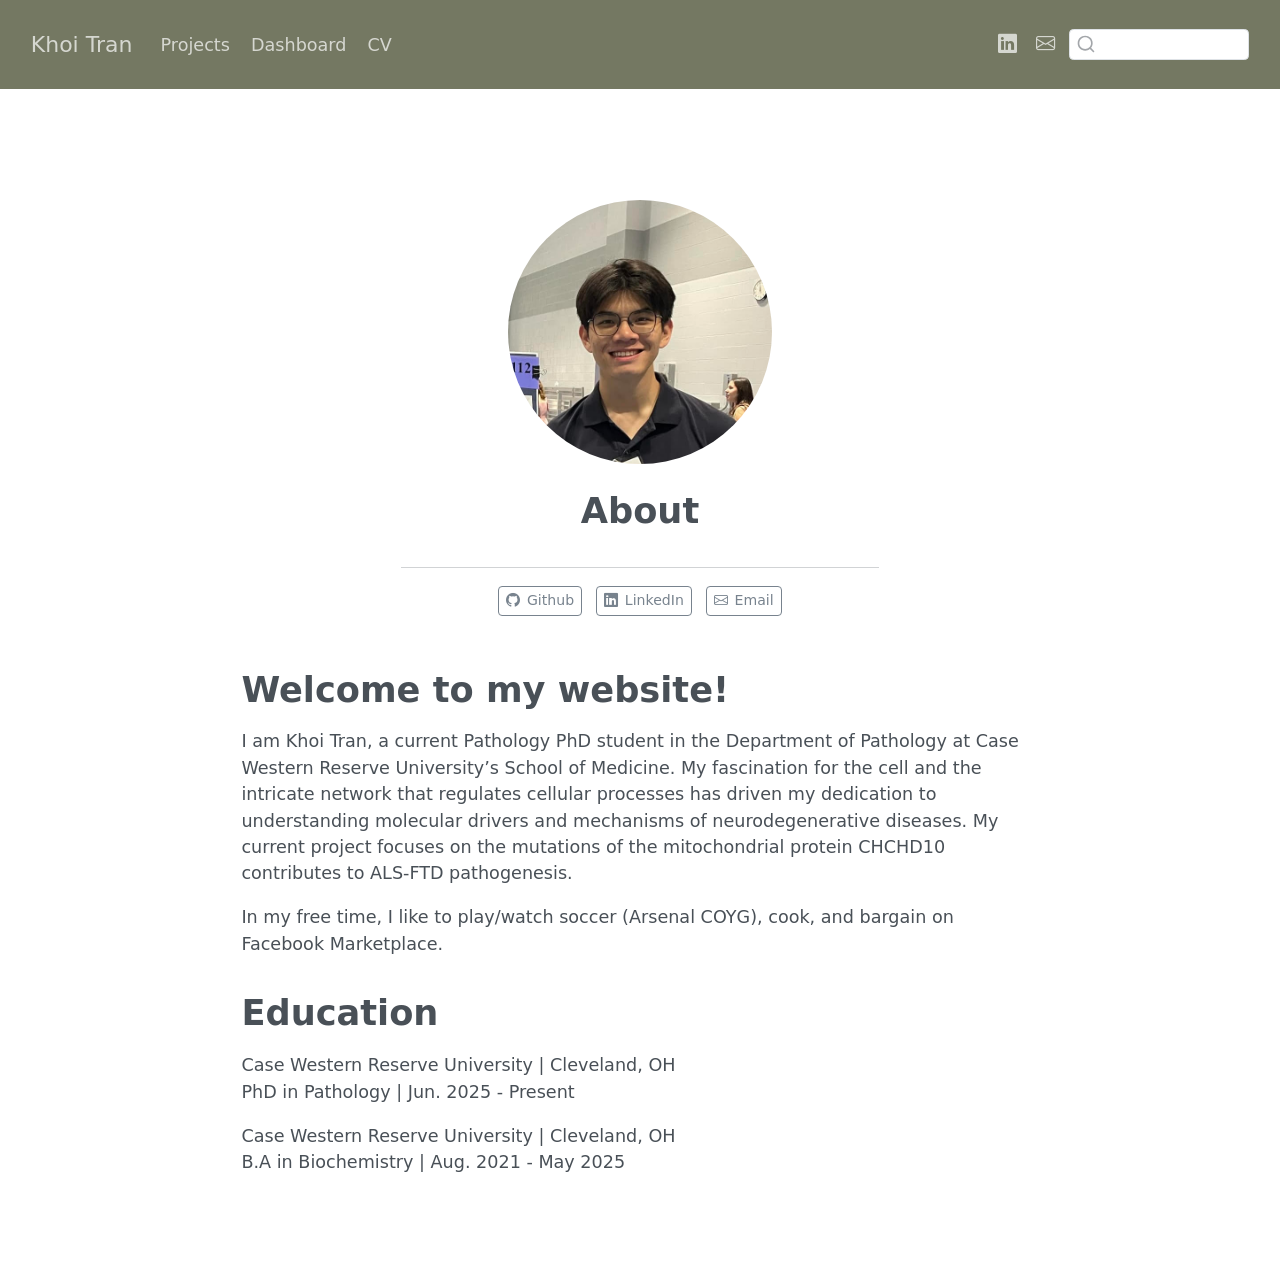
<file: docs/index.html>
<!DOCTYPE html>
<html xmlns="http://www.w3.org/1999/xhtml" lang="en" xml:lang="en"><head>

<meta charset="utf-8">
<meta name="generator" content="quarto-1.10.18">

<meta name="viewport" content="width=device-width, initial-scale=1.0, user-scalable=yes">


<title>About – Khoi Tran</title>
<style>
/* Default styles provided by pandoc.
** See https://pandoc.org/MANUAL.html#variables-for-html for config info.
*/
span.smallcaps{font-variant: small-caps;}
div.columns{display: flex; gap: 1.5em;}
div.column{flex: auto;}
@media screen {
div.columns{gap: min(4vw, 1.5em);}
div.column{overflow-x: auto;}
}
div.hanging-indent{margin-left: 1.5em; text-indent: -1.5em;}
ul.task-list{list-style: none;}
ul.task-list li input[type="checkbox"] {
  width: 0.8em;
  margin: 0 0.8em 0.2em -1em; /* quarto-specific, see https://github.com/quarto-dev/quarto-cli/issues/4556 */ 
  vertical-align: middle;
}
</style>


<script src="site_libs/quarto-nav/quarto-nav.js"></script>
<script src="site_libs/clipboard/clipboard.min.js"></script>
<script src="site_libs/quarto-search/autocomplete.umd.js"></script>
<script src="site_libs/quarto-search/fuse.min.js"></script>
<script src="site_libs/quarto-search/quarto-search.js"></script>
<meta name="quarto:offset" content="./">
<script src="site_libs/quarto-html/quarto.js" type="module"></script>
<script src="site_libs/quarto-html/tabsets/tabsets.js" type="module"></script>
<script src="site_libs/quarto-html/popper.min.js"></script>
<script src="site_libs/quarto-html/tippy.umd.min.js"></script>
<link href="site_libs/quarto-html/tippy.css" rel="stylesheet">
<link href="site_libs/quarto-html/quarto-syntax-highlighting-64a204ab8560d761af7679ceaba22944.css" rel="stylesheet" id="quarto-text-highlighting-styles">
<script src="site_libs/bootstrap/bootstrap.min.js"></script>
<link href="site_libs/bootstrap/bootstrap-icons.css" rel="stylesheet">
<link href="site_libs/bootstrap/bootstrap-b6aa03cc295464a5fa7310b3382151e6.min.css" rel="stylesheet" append-hash="true" id="quarto-bootstrap" data-mode="light">
<script id="quarto-search-options" type="application/json">{
  "location": "navbar",
  "copy-button": false,
  "collapse-after": 3,
  "panel-placement": "end",
  "type": "textbox",
  "limit": 50,
  "keyboard-shortcut": [
    "f",
    "/",
    "s"
  ],
  "language": {
    "search-no-results-text": "No results",
    "search-matching-documents-text": "matching documents",
    "search-copy-link-title": "Copy link to search",
    "search-hide-matches-text": "Hide additional matches",
    "search-more-match-text": "more match in this document",
    "search-more-matches-text": "more matches in this document",
    "search-clear-button-title": "Clear",
    "search-text-placeholder": "",
    "search-detached-cancel-button-title": "Cancel",
    "search-submit-button-title": "Submit",
    "search-label": "Search"
  }
}</script>


</head>

<body class="nav-fixed fullcontent quarto-light">

<div id="quarto-search-results"></div>
  <header id="quarto-header" class="headroom fixed-top">
    <nav class="navbar navbar-expand-lg " data-bs-theme="dark">
      <div class="navbar-container container-fluid">
      <div class="navbar-brand-container mx-auto">
    <a class="navbar-brand" href="./index.html">
    <span class="navbar-title">Khoi Tran</span>
    </a>
  </div>
            <div id="quarto-search" class="" title="Search"></div>
          <button class="navbar-toggler" type="button" data-bs-toggle="collapse" data-bs-target="#navbarCollapse" aria-controls="navbarCollapse" role="menu" aria-expanded="false" aria-label="Toggle navigation" onclick="if (window.quartoToggleHeadroom) { window.quartoToggleHeadroom(); }">
  <span class="navbar-toggler-icon"></span>
</button>
          <div class="collapse navbar-collapse" id="navbarCollapse">
            <ul class="navbar-nav navbar-nav-scroll me-auto">
  <li class="nav-item">
    <a class="nav-link" href="./projects/index.html"> 
<span class="menu-text">Projects</span></a>
  </li>  
  <li class="nav-item">
    <a class="nav-link" href="./dashboard/index.html"> 
<span class="menu-text">Dashboard</span></a>
  </li>  
  <li class="nav-item">
    <a class="nav-link" href="./cv/index.html"> 
<span class="menu-text">CV</span></a>
  </li>  
</ul>
            <ul class="navbar-nav navbar-nav-scroll ms-auto">
  <li class="nav-item compact">
    <a class="nav-link" href="https://www.linkedin.com/in/khoitran29/"> <i class="bi bi-linkedin" role="img">
</i> 
<span class="menu-text"></span></a>
  </li>  
  <li class="nav-item compact">
    <a class="nav-link" href="./kdt50@case.edu"> <i class="bi bi-envelope" role="img" aria-label="email">
</i> 
<span class="menu-text"></span></a>
  </li>  
</ul>
          </div> <!-- /navcollapse -->
            <div class="quarto-navbar-tools">
</div>
      </div> <!-- /container-fluid -->
    </nav>
</header>
<!-- content -->
<div id="quarto-content" class="quarto-container page-columns page-rows-contents page-layout-article page-navbar">
<!-- sidebar -->
<!-- margin-sidebar -->
    
<!-- main -->
<main class="content" id="quarto-document-content">




<div class="quarto-about-jolla">
  <img src="img/profile_pic.jpg" class="about-image
  round " style="height: 15em; width: 15em;">
 <header id="title-block-header" class="quarto-title-block default">
<div class="quarto-title">
<h1 class="title">About</h1>
</div>
<div class="quarto-title-meta">
  </div>
</header><div id="about-block">
</div> 
  <hr class="about-sep">
   <div class="about-links">
  <a href="https://github.com/ktrann29" class="about-link" rel="" target="">
    <i class="bi bi-github"></i>
     <span class="about-link-text">Github</span>
  </a>
  <a href="https://www.linkedin.com/in/khoitran29/" class="about-link" rel="" target="">
    <i class="bi bi-linkedin"></i>
     <span class="about-link-text">LinkedIn</span>
  </a>
  <a href="mailto:kdt50@case.edu" class="about-link" rel="" target="">
    <i class="bi bi-envelope"></i>
     <span class="about-link-text">Email</span>
  </a>
</div>
</div>

<section id="welcome-to-my-website" class="level1">
<h1>Welcome to my website!</h1>
<p>I am Khoi Tran, a current Pathology PhD student in the Department of Pathology at Case Western Reserve University’s School of Medicine. My fascination for the cell and the intricate network that regulates cellular processes has driven my dedication to understanding molecular drivers and mechanisms of neurodegenerative diseases. My current project focuses on the mutations of the mitochondrial protein CHCHD10 contributes to ALS-FTD pathogenesis.</p>
<p>In my free time, I like to play/watch soccer (Arsenal COYG), cook, and bargain on Facebook Marketplace.</p>
</section>
<section id="education" class="level1">
<h1>Education</h1>
<p>Case Western Reserve University | Cleveland, OH <br>PhD in Pathology | Jun.&nbsp;2025 - Present</p>
<p>Case Western Reserve University | Cleveland, OH <br>B.A in Biochemistry | Aug.&nbsp;2021 - May 2025</p>



</section>

</main> <!-- /main -->
<script id="quarto-html-after-body" type="application/javascript">
  window.document.addEventListener("DOMContentLoaded", function (event) {
    const isCodeAnnotation = (el) => {
      for (const clz of el.classList) {
        if (clz.startsWith('code-annotation-')) {                     
          return true;
        }
      }
      return false;
    }
    const onCopySuccess = function(e) {
      // button target
      const button = e.trigger;
      // don't keep focus
      button.blur();
      // flash "checked"
      button.classList.add('code-copy-button-checked');
      var currentTitle = button.getAttribute("title");
      button.setAttribute("title", "Copied!");
      let tooltip;
      if (window.bootstrap) {
        button.setAttribute("data-bs-toggle", "tooltip");
        button.setAttribute("data-bs-placement", "left");
        button.setAttribute("data-bs-title", "Copied!");
        tooltip = new bootstrap.Tooltip(button, 
          { trigger: "manual", 
            customClass: "code-copy-button-tooltip",
            offset: [0, -8]});
        tooltip.show();    
      }
      setTimeout(function() {
        if (tooltip) {
          tooltip.hide();
          button.removeAttribute("data-bs-title");
          button.removeAttribute("data-bs-toggle");
          button.removeAttribute("data-bs-placement");
        }
        button.setAttribute("title", currentTitle);
        button.classList.remove('code-copy-button-checked');
      }, 1000);
      // clear code selection
      e.clearSelection();
    }
    const getTextToCopy = function(trigger) {
      const outerScaffold = trigger.parentElement.cloneNode(true);
      const codeEl = outerScaffold.querySelector('code');
      for (const childEl of codeEl.children) {
        if (isCodeAnnotation(childEl)) {
          childEl.remove();
        }
      }
      return codeEl.innerText;
    }
    const clipboard = new window.ClipboardJS('.code-copy-button:not([data-in-quarto-modal])', {
      text: getTextToCopy
    });
    clipboard.on('success', onCopySuccess);
    if (window.document.getElementById('quarto-embedded-source-code-modal')) {
      const clipboardModal = new window.ClipboardJS('.code-copy-button[data-in-quarto-modal]', {
        text: getTextToCopy,
        container: window.document.getElementById('quarto-embedded-source-code-modal')
      });
      clipboardModal.on('success', onCopySuccess);
    }
      var localhostRegex = new RegExp(/^(?:http|https):\/\/localhost\:?[0-9]*\//);
      var mailtoRegex = new RegExp(/^mailto:/);
        var filterRegex = new RegExp('/' + window.location.host + '/');
      var isInternal = (href) => {
          return filterRegex.test(href) || localhostRegex.test(href) || mailtoRegex.test(href);
      }
      // Inspect non-navigation links and adorn them if external
     var links = window.document.querySelectorAll('a[href]:not(.nav-link):not(.navbar-brand):not(.toc-action):not(.sidebar-link):not(.sidebar-item-toggle):not(.pagination-link):not(.no-external):not([aria-hidden]):not(.dropdown-item):not(.quarto-navigation-tool):not(.about-link)');
      for (var i=0; i<links.length; i++) {
        const link = links[i];
        if (!isInternal(link.href)) {
          // undo the damage that might have been done by quarto-nav.js in the case of
          // links that we want to consider external
          if (link.dataset.originalHref !== undefined) {
            link.href = link.dataset.originalHref;
          }
        }
      }
    function tippyHover(el, contentFn, onTriggerFn, onUntriggerFn) {
      const config = {
        allowHTML: true,
        maxWidth: 500,
        delay: 100,
        arrow: false,
        appendTo: function(el) {
            return el.parentElement;
        },
        interactive: true,
        interactiveBorder: 10,
        theme: 'quarto',
        placement: 'bottom-start',
      };
      if (contentFn) {
        config.content = contentFn;
      }
      if (onTriggerFn) {
        config.onTrigger = onTriggerFn;
      }
      if (onUntriggerFn) {
        config.onUntrigger = onUntriggerFn;
      }
      window.tippy(el, config); 
    }
    const noterefs = window.document.querySelectorAll('a[role="doc-noteref"]');
    for (var i=0; i<noterefs.length; i++) {
      const ref = noterefs[i];
      tippyHover(ref, function() {
        // use id or data attribute instead here
        let href = ref.getAttribute('data-footnote-href') || ref.getAttribute('href');
        try { href = new URL(href).hash; } catch {}
        const id = href.replace(/^#\/?/, "");
        const note = window.document.getElementById(id);
        if (note) {
          return note.innerHTML;
        } else {
          return "";
        }
      });
    }
    const xrefs = window.document.querySelectorAll('a.quarto-xref');
    const processXRef = (id, note) => {
      // Strip column container classes
      const stripColumnClz = (el) => {
        el.classList.remove("page-full", "page-columns");
        if (el.children) {
          for (const child of el.children) {
            stripColumnClz(child);
          }
        }
      }
      stripColumnClz(note)
      if (id === null || id.startsWith('sec-')) {
        // Special case sections, only their first couple elements
        const container = document.createElement("div");
        if (note.children && note.children.length > 2) {
          container.appendChild(note.children[0].cloneNode(true));
          for (let i = 1; i < note.children.length; i++) {
            const child = note.children[i];
            if (child.tagName === "P" && child.innerText === "") {
              continue;
            } else {
              container.appendChild(child.cloneNode(true));
              break;
            }
          }
          if (window.Quarto?.typesetMath) {
            window.Quarto.typesetMath(container);
          }
          return container.innerHTML
        } else {
          if (window.Quarto?.typesetMath) {
            window.Quarto.typesetMath(note);
          }
          return note.innerHTML;
        }
      } else {
        // Remove any anchor links if they are present
        const anchorLink = note.querySelector('a.anchorjs-link');
        if (anchorLink) {
          anchorLink.remove();
        }
        if (window.Quarto?.typesetMath) {
          window.Quarto.typesetMath(note);
        }
        if (note.classList.contains("callout")) {
          return note.outerHTML;
        } else {
          return note.innerHTML;
        }
      }
    }
    for (var i=0; i<xrefs.length; i++) {
      const xref = xrefs[i];
      tippyHover(xref, undefined, function(instance) {
        instance.disable();
        let url = xref.getAttribute('href');
        let hash = undefined; 
        if (url.startsWith('#')) {
          hash = url;
        } else {
          try { hash = new URL(url).hash; } catch {}
        }
        if (hash) {
          const id = hash.replace(/^#\/?/, "");
          const note = window.document.getElementById(id);
          if (note !== null) {
            try {
              const html = processXRef(id, note.cloneNode(true));
              instance.setContent(html);
            } finally {
              instance.enable();
              instance.show();
            }
          } else {
            // See if we can fetch this
            fetch(url.split('#')[0])
            .then(res => res.text())
            .then(html => {
              const parser = new DOMParser();
              const htmlDoc = parser.parseFromString(html, "text/html");
              const note = htmlDoc.getElementById(id);
              if (note !== null) {
                const html = processXRef(id, note);
                instance.setContent(html);
              } 
            }).finally(() => {
              instance.enable();
              instance.show();
            });
          }
        } else {
          // See if we can fetch a full url (with no hash to target)
          // This is a special case and we should probably do some content thinning / targeting
          fetch(url)
          .then(res => res.text())
          .then(html => {
            const parser = new DOMParser();
            const htmlDoc = parser.parseFromString(html, "text/html");
            const note = htmlDoc.querySelector('main.content');
            if (note !== null) {
              // This should only happen for chapter cross references
              // (since there is no id in the URL)
              // remove the first header
              if (note.children.length > 0 && note.children[0].tagName === "HEADER") {
                note.children[0].remove();
              }
              const html = processXRef(null, note);
              instance.setContent(html);
            } 
          }).finally(() => {
            instance.enable();
            instance.show();
          });
        }
      }, function(instance) {
      });
    }
        let selectedAnnoteEl;
        const selectorForAnnotation = ( cell, annotation) => {
          let cellAttr = 'data-code-cell="' + cell + '"';
          let lineAttr = 'data-code-annotation="' +  annotation + '"';
          const selector = 'span[' + cellAttr + '][' + lineAttr + ']';
          return selector;
        }
        const selectCodeLines = (annoteEl) => {
          const doc = window.document;
          const targetCell = annoteEl.getAttribute("data-target-cell");
          const targetAnnotation = annoteEl.getAttribute("data-target-annotation");
          const annoteSpan = window.document.querySelector(selectorForAnnotation(targetCell, targetAnnotation));
          const lines = annoteSpan.getAttribute("data-code-lines").split(",");
          const lineIds = lines.map((line) => {
            return targetCell + "-" + line;
          })
          let top = null;
          let height = null;
          let parent = null;
          if (lineIds.length > 0) {
              //compute the position of the single el (top and bottom and make a div)
              const el = window.document.getElementById(lineIds[0]);
              top = el.offsetTop;
              height = el.offsetHeight;
              parent = el.parentElement.parentElement;
            if (lineIds.length > 1) {
              const lastEl = window.document.getElementById(lineIds[lineIds.length - 1]);
              const bottom = lastEl.offsetTop + lastEl.offsetHeight;
              height = bottom - top;
            }
            if (top !== null && height !== null && parent !== null) {
              // cook up a div (if necessary) and position it 
              let div = window.document.getElementById("code-annotation-line-highlight");
              if (div === null) {
                div = window.document.createElement("div");
                div.setAttribute("id", "code-annotation-line-highlight");
                div.style.position = 'absolute';
                parent.appendChild(div);
              }
              div.style.top = top - 2 + "px";
              div.style.height = height + 4 + "px";
              div.style.left = 0;
              let gutterDiv = window.document.getElementById("code-annotation-line-highlight-gutter");
              if (gutterDiv === null) {
                gutterDiv = window.document.createElement("div");
                gutterDiv.setAttribute("id", "code-annotation-line-highlight-gutter");
                gutterDiv.style.position = 'absolute';
                const codeCell = window.document.getElementById(targetCell);
                const gutter = codeCell.querySelector('.code-annotation-gutter');
                gutter.appendChild(gutterDiv);
              }
              gutterDiv.style.top = top - 2 + "px";
              gutterDiv.style.height = height + 4 + "px";
            }
            selectedAnnoteEl = annoteEl;
          }
        };
        const unselectCodeLines = () => {
          const elementsIds = ["code-annotation-line-highlight", "code-annotation-line-highlight-gutter"];
          elementsIds.forEach((elId) => {
            const div = window.document.getElementById(elId);
            if (div) {
              div.remove();
            }
          });
          selectedAnnoteEl = undefined;
        };
          // Handle positioning of the toggle
      window.addEventListener(
        "resize",
        throttle(() => {
          elRect = undefined;
          if (selectedAnnoteEl) {
            selectCodeLines(selectedAnnoteEl);
          }
        }, 10)
      );
      function throttle(fn, ms) {
      let throttle = false;
      let timer;
        return (...args) => {
          if(!throttle) { // first call gets through
              fn.apply(this, args);
              throttle = true;
          } else { // all the others get throttled
              if(timer) clearTimeout(timer); // cancel #2
              timer = setTimeout(() => {
                fn.apply(this, args);
                timer = throttle = false;
              }, ms);
          }
        };
      }
        // Attach click handler to the DT
        const annoteDls = window.document.querySelectorAll('dt[data-target-cell]');
        for (const annoteDlNode of annoteDls) {
          annoteDlNode.addEventListener('click', (event) => {
            const clickedEl = event.target;
            if (clickedEl !== selectedAnnoteEl) {
              unselectCodeLines();
              const activeEl = window.document.querySelector('dt[data-target-cell].code-annotation-active');
              if (activeEl) {
                activeEl.classList.remove('code-annotation-active');
              }
              selectCodeLines(clickedEl);
              clickedEl.classList.add('code-annotation-active');
            } else {
              // Unselect the line
              unselectCodeLines();
              clickedEl.classList.remove('code-annotation-active');
            }
          });
        }
    const findCites = (el) => {
      const parentEl = el.parentElement;
      if (parentEl) {
        const cites = parentEl.dataset.cites;
        if (cites) {
          return {
            el,
            cites: cites.split(' ')
          };
        } else {
          return findCites(el.parentElement)
        }
      } else {
        return undefined;
      }
    };
    var bibliorefs = window.document.querySelectorAll('a[role="doc-biblioref"]');
    for (var i=0; i<bibliorefs.length; i++) {
      const ref = bibliorefs[i];
      const citeInfo = findCites(ref);
      if (citeInfo) {
        tippyHover(citeInfo.el, function() {
          var popup = window.document.createElement('div');
          citeInfo.cites.forEach(function(cite) {
            var citeDiv = window.document.createElement('div');
            citeDiv.classList.add('hanging-indent');
            citeDiv.classList.add('csl-entry');
            var biblioDiv = window.document.getElementById('ref-' + cite);
            if (biblioDiv) {
              citeDiv.innerHTML = biblioDiv.innerHTML;
            }
            popup.appendChild(citeDiv);
          });
          return popup.innerHTML;
        });
      }
    }
  });
  </script>
</div> <!-- /content -->




</body></html>
</file>
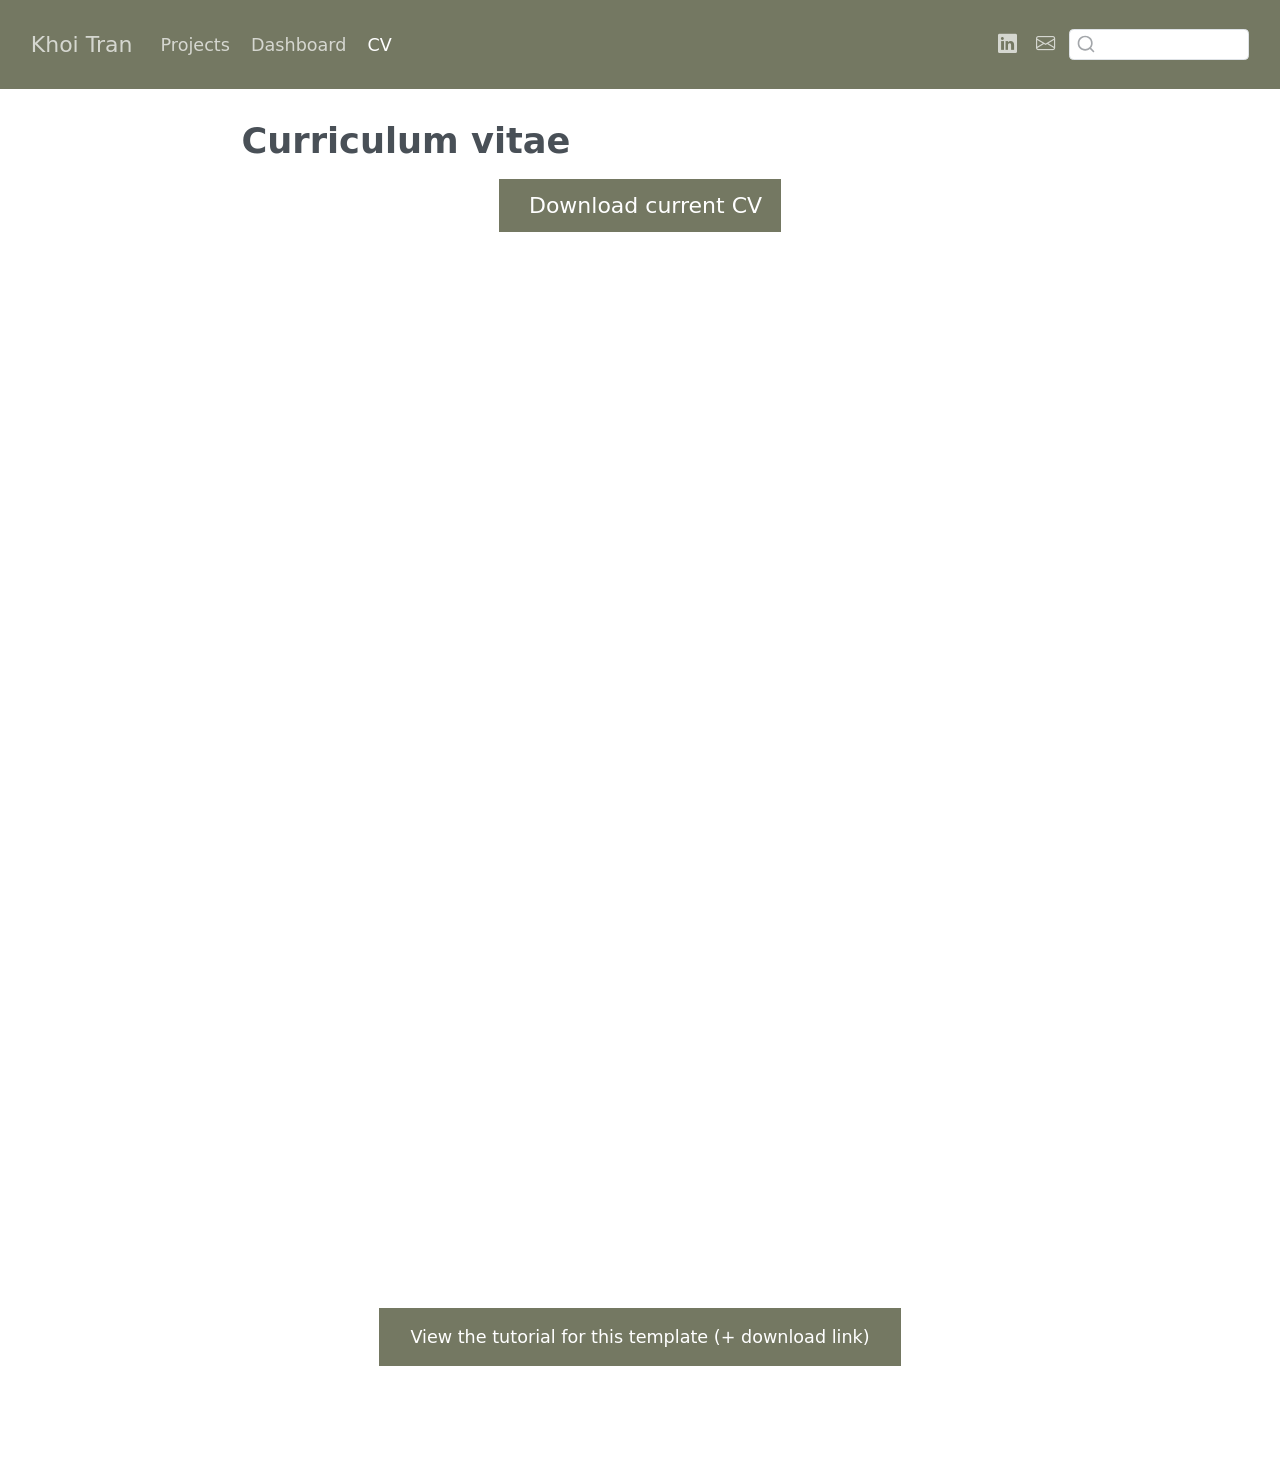
<file: docs/cv/index.html>
<!DOCTYPE html>
<html xmlns="http://www.w3.org/1999/xhtml" lang="en" xml:lang="en"><head>
<meta http-equiv="Content-Type" content="text/html; charset=UTF-8">
<meta charset="utf-8">
<meta name="generator" content="quarto-1.10.18">
<meta name="viewport" content="width=device-width, initial-scale=1.0, user-scalable=yes">
<title>index – Khoi Tran</title>
<style>
/* Default styles provided by pandoc.
** See https://pandoc.org/MANUAL.html#variables-for-html for config info.
*/
span.smallcaps{font-variant: small-caps;}
div.columns{display: flex; gap: 1.5em;}
div.column{flex: auto;}
@media screen {
div.columns{gap: min(4vw, 1.5em);}
div.column{overflow-x: auto;}
}
div.hanging-indent{margin-left: 1.5em; text-indent: -1.5em;}
ul.task-list{list-style: none;}
ul.task-list li input[type="checkbox"] {
  width: 0.8em;
  margin: 0 0.8em 0.2em -1em; /* quarto-specific, see https://github.com/quarto-dev/quarto-cli/issues/4556 */ 
  vertical-align: middle;
}
</style>

<script src="../site_libs/quarto-nav/quarto-nav.js"></script>
<script src="../site_libs/clipboard/clipboard.min.js"></script>
<script src="../site_libs/quarto-search/autocomplete.umd.js"></script>
<script src="../site_libs/quarto-search/fuse.min.js"></script>
<script src="../site_libs/quarto-search/quarto-search.js"></script>
<meta name="quarto:offset" content="../">
<script src="../site_libs/quarto-html/quarto.js" type="module"></script>
<script src="../site_libs/quarto-html/tabsets/tabsets.js" type="module"></script>
<script src="../site_libs/quarto-html/popper.min.js"></script>
<script src="../site_libs/quarto-html/tippy.umd.min.js"></script>
<script src="../site_libs/quarto-html/anchor.min.js"></script>
<link href="../site_libs/quarto-html/tippy.css" rel="stylesheet">
<link href="../site_libs/quarto-html/quarto-syntax-highlighting-64a204ab8560d761af7679ceaba22944.css" rel="stylesheet" id="quarto-text-highlighting-styles">
<script src="../site_libs/bootstrap/bootstrap.min.js"></script>
<link href="../site_libs/bootstrap/bootstrap-icons.css" rel="stylesheet">
<link href="../site_libs/bootstrap/bootstrap-b6aa03cc295464a5fa7310b3382151e6.min.css" rel="stylesheet" append-hash="true" id="quarto-bootstrap" data-mode="light"><script id="quarto-search-options" type="application/json">{
  "location": "navbar",
  "copy-button": false,
  "collapse-after": 3,
  "panel-placement": "end",
  "type": "textbox",
  "limit": 50,
  "keyboard-shortcut": [
    "f",
    "/",
    "s"
  ],
  "language": {
    "search-no-results-text": "No results",
    "search-matching-documents-text": "matching documents",
    "search-copy-link-title": "Copy link to search",
    "search-hide-matches-text": "Hide additional matches",
    "search-more-match-text": "more match in this document",
    "search-more-matches-text": "more matches in this document",
    "search-clear-button-title": "Clear",
    "search-text-placeholder": "",
    "search-detached-cancel-button-title": "Cancel",
    "search-submit-button-title": "Submit",
    "search-label": "Search"
  }
}</script>
</head>
<body class="nav-fixed fullcontent quarto-light">

<div id="quarto-search-results"></div>
  <header id="quarto-header" class="headroom fixed-top"><nav class="navbar navbar-expand-lg " data-bs-theme="dark"><div class="navbar-container container-fluid">
      <div class="navbar-brand-container mx-auto">
    <a class="navbar-brand" href="../index.html">
    <span class="navbar-title">Khoi Tran</span>
    </a>
  </div>
            <div id="quarto-search" class="" title="Search"></div>
          <button class="navbar-toggler" type="button" data-bs-toggle="collapse" data-bs-target="#navbarCollapse" aria-controls="navbarCollapse" role="menu" aria-expanded="false" aria-label="Toggle navigation" onclick="if (window.quartoToggleHeadroom) { window.quartoToggleHeadroom(); }">
  <span class="navbar-toggler-icon"></span>
</button>
          <div class="collapse navbar-collapse" id="navbarCollapse">
            <ul class="navbar-nav navbar-nav-scroll me-auto">
<li class="nav-item">
    <a class="nav-link" href="../projects/index.html"> 
<span class="menu-text">Projects</span></a>
  </li>  
  <li class="nav-item">
    <a class="nav-link" href="../dashboard/index.html"> 
<span class="menu-text">Dashboard</span></a>
  </li>  
  <li class="nav-item">
    <a class="nav-link active" href="../cv/index.html" aria-current="page"> 
<span class="menu-text">CV</span></a>
  </li>  
</ul>
<ul class="navbar-nav navbar-nav-scroll ms-auto">
<li class="nav-item compact">
    <a class="nav-link" href="https://www.linkedin.com/in/khoitran29/"> <i class="bi bi-linkedin" role="img">
</i> 
<span class="menu-text"></span></a>
  </li>  
  <li class="nav-item compact">
    <a class="nav-link" href="../kdt50@case.edu"> <i class="bi bi-envelope" role="img" aria-label="email">
</i> 
<span class="menu-text"></span></a>
  </li>  
</ul>
</div> <!-- /navcollapse -->
            <div class="quarto-navbar-tools">
</div>
      </div> <!-- /container-fluid -->
    </nav></header><!-- content --><div id="quarto-content" class="quarto-container page-columns page-rows-contents page-layout-article page-navbar">
<!-- sidebar -->
<!-- margin-sidebar -->
    
<!-- main -->
<main class="content" id="quarto-document-content"><header id="title-block-header" class="quarto-title-block default"><div class="quarto-title">
<h1 class="title">Curriculum vitae</h1>
</div>



<div class="quarto-title-meta">

    
  
    
  </div>
  


</header><div class="cell">
<style type="text/css">
.embed-container {
    position: relative;
    padding-bottom: 129%;
    height: 0;
    overflow: hidden;
    max-width: 100%;
}
.embed-container iframe,
.embed-container object,
.embed-container embed {
    position: absolute;
    top: 0;
    left: 0;
    width: 100%;
    height: 100%;
}
</style>
</div>
<p class="text-center">
  <a class="btn btn-primary btn-lg cv-download" href="cv.pdf" target="_blank">
    <i class="fa-solid fa-file-arrow-down"></i> Download current CV
  </a>
</p>
<div class="embed-container">
  <iframe src="cv.pdf#toolbar=0" style="border: 0.5px;width: 100%;"></iframe>
</div>
<div style="margin: 30px; text-align: center;">
<a class="btn btn-primary" href="https://www.marvinschmitt.com/blog/website-tutorial-quarto/" role="button" target="_blank" style="padding: 15px 30px;">View the tutorial for this template (+ download link)</a>
</div>



</main><!-- /main --><script id="quarto-html-after-body" type="application/javascript">
  window.document.addEventListener("DOMContentLoaded", function (event) {
    const icon = "";
    const anchorJS = new window.AnchorJS();
    anchorJS.options = {
      placement: 'right',
      icon: icon
    };
    anchorJS.add('.anchored');
    const isCodeAnnotation = (el) => {
      for (const clz of el.classList) {
        if (clz.startsWith('code-annotation-')) {                     
          return true;
        }
      }
      return false;
    }
    const onCopySuccess = function(e) {
      // button target
      const button = e.trigger;
      // don't keep focus
      button.blur();
      // flash "checked"
      button.classList.add('code-copy-button-checked');
      var currentTitle = button.getAttribute("title");
      button.setAttribute("title", "Copied!");
      let tooltip;
      if (window.bootstrap) {
        button.setAttribute("data-bs-toggle", "tooltip");
        button.setAttribute("data-bs-placement", "left");
        button.setAttribute("data-bs-title", "Copied!");
        tooltip = new bootstrap.Tooltip(button, 
          { trigger: "manual", 
            customClass: "code-copy-button-tooltip",
            offset: [0, -8]});
        tooltip.show();    
      }
      setTimeout(function() {
        if (tooltip) {
          tooltip.hide();
          button.removeAttribute("data-bs-title");
          button.removeAttribute("data-bs-toggle");
          button.removeAttribute("data-bs-placement");
        }
        button.setAttribute("title", currentTitle);
        button.classList.remove('code-copy-button-checked');
      }, 1000);
      // clear code selection
      e.clearSelection();
    }
    const getTextToCopy = function(trigger) {
      const outerScaffold = trigger.parentElement.cloneNode(true);
      const codeEl = outerScaffold.querySelector('code');
      for (const childEl of codeEl.children) {
        if (isCodeAnnotation(childEl)) {
          childEl.remove();
        }
      }
      return codeEl.innerText;
    }
    const clipboard = new window.ClipboardJS('.code-copy-button:not([data-in-quarto-modal])', {
      text: getTextToCopy
    });
    clipboard.on('success', onCopySuccess);
    if (window.document.getElementById('quarto-embedded-source-code-modal')) {
      const clipboardModal = new window.ClipboardJS('.code-copy-button[data-in-quarto-modal]', {
        text: getTextToCopy,
        container: window.document.getElementById('quarto-embedded-source-code-modal')
      });
      clipboardModal.on('success', onCopySuccess);
    }
      var localhostRegex = new RegExp(/^(?:http|https):\/\/localhost\:?[0-9]*\//);
      var mailtoRegex = new RegExp(/^mailto:/);
        var filterRegex = new RegExp('/' + window.location.host + '/');
      var isInternal = (href) => {
          return filterRegex.test(href) || localhostRegex.test(href) || mailtoRegex.test(href);
      }
      // Inspect non-navigation links and adorn them if external
     var links = window.document.querySelectorAll('a[href]:not(.nav-link):not(.navbar-brand):not(.toc-action):not(.sidebar-link):not(.sidebar-item-toggle):not(.pagination-link):not(.no-external):not([aria-hidden]):not(.dropdown-item):not(.quarto-navigation-tool):not(.about-link)');
      for (var i=0; i<links.length; i++) {
        const link = links[i];
        if (!isInternal(link.href)) {
          // undo the damage that might have been done by quarto-nav.js in the case of
          // links that we want to consider external
          if (link.dataset.originalHref !== undefined) {
            link.href = link.dataset.originalHref;
          }
        }
      }
    function tippyHover(el, contentFn, onTriggerFn, onUntriggerFn) {
      const config = {
        allowHTML: true,
        maxWidth: 500,
        delay: 100,
        arrow: false,
        appendTo: function(el) {
            return el.parentElement;
        },
        interactive: true,
        interactiveBorder: 10,
        theme: 'quarto',
        placement: 'bottom-start',
      };
      if (contentFn) {
        config.content = contentFn;
      }
      if (onTriggerFn) {
        config.onTrigger = onTriggerFn;
      }
      if (onUntriggerFn) {
        config.onUntrigger = onUntriggerFn;
      }
      window.tippy(el, config); 
    }
    const noterefs = window.document.querySelectorAll('a[role="doc-noteref"]');
    for (var i=0; i<noterefs.length; i++) {
      const ref = noterefs[i];
      tippyHover(ref, function() {
        // use id or data attribute instead here
        let href = ref.getAttribute('data-footnote-href') || ref.getAttribute('href');
        try { href = new URL(href).hash; } catch {}
        const id = href.replace(/^#\/?/, "");
        const note = window.document.getElementById(id);
        if (note) {
          return note.innerHTML;
        } else {
          return "";
        }
      });
    }
    const xrefs = window.document.querySelectorAll('a.quarto-xref');
    const processXRef = (id, note) => {
      // Strip column container classes
      const stripColumnClz = (el) => {
        el.classList.remove("page-full", "page-columns");
        if (el.children) {
          for (const child of el.children) {
            stripColumnClz(child);
          }
        }
      }
      stripColumnClz(note)
      if (id === null || id.startsWith('sec-')) {
        // Special case sections, only their first couple elements
        const container = document.createElement("div");
        if (note.children && note.children.length > 2) {
          container.appendChild(note.children[0].cloneNode(true));
          for (let i = 1; i < note.children.length; i++) {
            const child = note.children[i];
            if (child.tagName === "P" && child.innerText === "") {
              continue;
            } else {
              container.appendChild(child.cloneNode(true));
              break;
            }
          }
          if (window.Quarto?.typesetMath) {
            window.Quarto.typesetMath(container);
          }
          return container.innerHTML
        } else {
          if (window.Quarto?.typesetMath) {
            window.Quarto.typesetMath(note);
          }
          return note.innerHTML;
        }
      } else {
        // Remove any anchor links if they are present
        const anchorLink = note.querySelector('a.anchorjs-link');
        if (anchorLink) {
          anchorLink.remove();
        }
        if (window.Quarto?.typesetMath) {
          window.Quarto.typesetMath(note);
        }
        if (note.classList.contains("callout")) {
          return note.outerHTML;
        } else {
          return note.innerHTML;
        }
      }
    }
    for (var i=0; i<xrefs.length; i++) {
      const xref = xrefs[i];
      tippyHover(xref, undefined, function(instance) {
        instance.disable();
        let url = xref.getAttribute('href');
        let hash = undefined; 
        if (url.startsWith('#')) {
          hash = url;
        } else {
          try { hash = new URL(url).hash; } catch {}
        }
        if (hash) {
          const id = hash.replace(/^#\/?/, "");
          const note = window.document.getElementById(id);
          if (note !== null) {
            try {
              const html = processXRef(id, note.cloneNode(true));
              instance.setContent(html);
            } finally {
              instance.enable();
              instance.show();
            }
          } else {
            // See if we can fetch this
            fetch(url.split('#')[0])
            .then(res => res.text())
            .then(html => {
              const parser = new DOMParser();
              const htmlDoc = parser.parseFromString(html, "text/html");
              const note = htmlDoc.getElementById(id);
              if (note !== null) {
                const html = processXRef(id, note);
                instance.setContent(html);
              } 
            }).finally(() => {
              instance.enable();
              instance.show();
            });
          }
        } else {
          // See if we can fetch a full url (with no hash to target)
          // This is a special case and we should probably do some content thinning / targeting
          fetch(url)
          .then(res => res.text())
          .then(html => {
            const parser = new DOMParser();
            const htmlDoc = parser.parseFromString(html, "text/html");
            const note = htmlDoc.querySelector('main.content');
            if (note !== null) {
              // This should only happen for chapter cross references
              // (since there is no id in the URL)
              // remove the first header
              if (note.children.length > 0 && note.children[0].tagName === "HEADER") {
                note.children[0].remove();
              }
              const html = processXRef(null, note);
              instance.setContent(html);
            } 
          }).finally(() => {
            instance.enable();
            instance.show();
          });
        }
      }, function(instance) {
      });
    }
        let selectedAnnoteEl;
        const selectorForAnnotation = ( cell, annotation) => {
          let cellAttr = 'data-code-cell="' + cell + '"';
          let lineAttr = 'data-code-annotation="' +  annotation + '"';
          const selector = 'span[' + cellAttr + '][' + lineAttr + ']';
          return selector;
        }
        const selectCodeLines = (annoteEl) => {
          const doc = window.document;
          const targetCell = annoteEl.getAttribute("data-target-cell");
          const targetAnnotation = annoteEl.getAttribute("data-target-annotation");
          const annoteSpan = window.document.querySelector(selectorForAnnotation(targetCell, targetAnnotation));
          const lines = annoteSpan.getAttribute("data-code-lines").split(",");
          const lineIds = lines.map((line) => {
            return targetCell + "-" + line;
          })
          let top = null;
          let height = null;
          let parent = null;
          if (lineIds.length > 0) {
              //compute the position of the single el (top and bottom and make a div)
              const el = window.document.getElementById(lineIds[0]);
              top = el.offsetTop;
              height = el.offsetHeight;
              parent = el.parentElement.parentElement;
            if (lineIds.length > 1) {
              const lastEl = window.document.getElementById(lineIds[lineIds.length - 1]);
              const bottom = lastEl.offsetTop + lastEl.offsetHeight;
              height = bottom - top;
            }
            if (top !== null && height !== null && parent !== null) {
              // cook up a div (if necessary) and position it 
              let div = window.document.getElementById("code-annotation-line-highlight");
              if (div === null) {
                div = window.document.createElement("div");
                div.setAttribute("id", "code-annotation-line-highlight");
                div.style.position = 'absolute';
                parent.appendChild(div);
              }
              div.style.top = top - 2 + "px";
              div.style.height = height + 4 + "px";
              div.style.left = 0;
              let gutterDiv = window.document.getElementById("code-annotation-line-highlight-gutter");
              if (gutterDiv === null) {
                gutterDiv = window.document.createElement("div");
                gutterDiv.setAttribute("id", "code-annotation-line-highlight-gutter");
                gutterDiv.style.position = 'absolute';
                const codeCell = window.document.getElementById(targetCell);
                const gutter = codeCell.querySelector('.code-annotation-gutter');
                gutter.appendChild(gutterDiv);
              }
              gutterDiv.style.top = top - 2 + "px";
              gutterDiv.style.height = height + 4 + "px";
            }
            selectedAnnoteEl = annoteEl;
          }
        };
        const unselectCodeLines = () => {
          const elementsIds = ["code-annotation-line-highlight", "code-annotation-line-highlight-gutter"];
          elementsIds.forEach((elId) => {
            const div = window.document.getElementById(elId);
            if (div) {
              div.remove();
            }
          });
          selectedAnnoteEl = undefined;
        };
          // Handle positioning of the toggle
      window.addEventListener(
        "resize",
        throttle(() => {
          elRect = undefined;
          if (selectedAnnoteEl) {
            selectCodeLines(selectedAnnoteEl);
          }
        }, 10)
      );
      function throttle(fn, ms) {
      let throttle = false;
      let timer;
        return (...args) => {
          if(!throttle) { // first call gets through
              fn.apply(this, args);
              throttle = true;
          } else { // all the others get throttled
              if(timer) clearTimeout(timer); // cancel #2
              timer = setTimeout(() => {
                fn.apply(this, args);
                timer = throttle = false;
              }, ms);
          }
        };
      }
        // Attach click handler to the DT
        const annoteDls = window.document.querySelectorAll('dt[data-target-cell]');
        for (const annoteDlNode of annoteDls) {
          annoteDlNode.addEventListener('click', (event) => {
            const clickedEl = event.target;
            if (clickedEl !== selectedAnnoteEl) {
              unselectCodeLines();
              const activeEl = window.document.querySelector('dt[data-target-cell].code-annotation-active');
              if (activeEl) {
                activeEl.classList.remove('code-annotation-active');
              }
              selectCodeLines(clickedEl);
              clickedEl.classList.add('code-annotation-active');
            } else {
              // Unselect the line
              unselectCodeLines();
              clickedEl.classList.remove('code-annotation-active');
            }
          });
        }
    const findCites = (el) => {
      const parentEl = el.parentElement;
      if (parentEl) {
        const cites = parentEl.dataset.cites;
        if (cites) {
          return {
            el,
            cites: cites.split(' ')
          };
        } else {
          return findCites(el.parentElement)
        }
      } else {
        return undefined;
      }
    };
    var bibliorefs = window.document.querySelectorAll('a[role="doc-biblioref"]');
    for (var i=0; i<bibliorefs.length; i++) {
      const ref = bibliorefs[i];
      const citeInfo = findCites(ref);
      if (citeInfo) {
        tippyHover(citeInfo.el, function() {
          var popup = window.document.createElement('div');
          citeInfo.cites.forEach(function(cite) {
            var citeDiv = window.document.createElement('div');
            citeDiv.classList.add('hanging-indent');
            citeDiv.classList.add('csl-entry');
            var biblioDiv = window.document.getElementById('ref-' + cite);
            if (biblioDiv) {
              citeDiv.innerHTML = biblioDiv.innerHTML;
            }
            popup.appendChild(citeDiv);
          });
          return popup.innerHTML;
        });
      }
    }
  });
  </script>
</div> <!-- /content -->



</body></html>
</file>
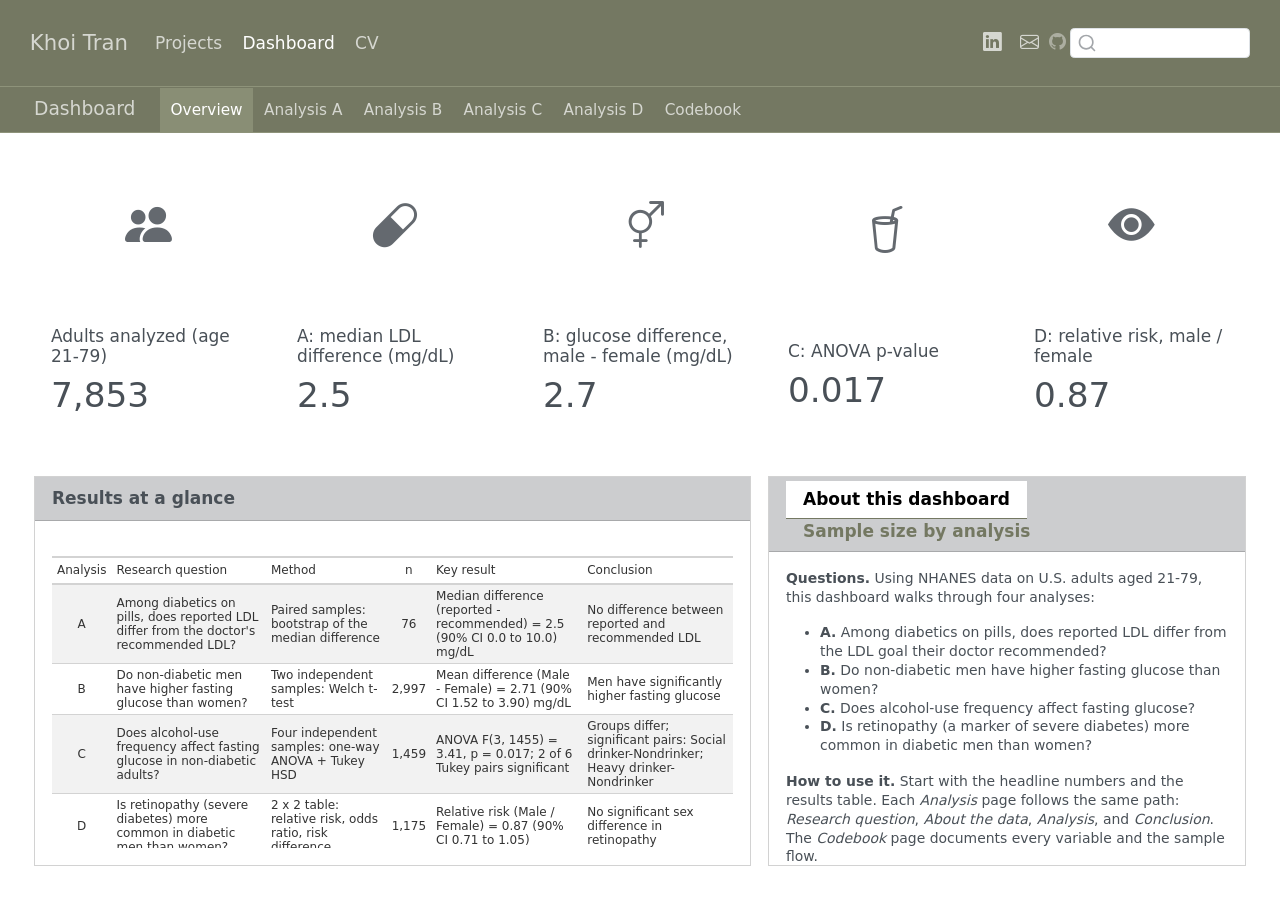
<file: docs/dashboard/index.html>
<!DOCTYPE html>
<html xmlns="http://www.w3.org/1999/xhtml" lang="en" xml:lang="en"><head>

<meta charset="utf-8">
<meta name="generator" content="quarto-1.10.18">

<meta name="viewport" content="width=device-width, initial-scale=1.0, user-scalable=yes">


<title>index – Khoi Tran</title>
<style>
/* Default styles provided by pandoc.
** See https://pandoc.org/MANUAL.html#variables-for-html for config info.
*/
span.smallcaps{font-variant: small-caps;}
div.columns{display: flex; gap: 1.5em;}
div.column{flex: auto;}
@media screen {
div.columns{gap: min(4vw, 1.5em);}
div.column{overflow-x: auto;}
}
div.hanging-indent{margin-left: 1.5em; text-indent: -1.5em;}
ul.task-list{list-style: none;}
ul.task-list li input[type="checkbox"] {
  width: 0.8em;
  margin: 0 0.8em 0.2em -1em; /* quarto-specific, see https://github.com/quarto-dev/quarto-cli/issues/4556 */ 
  vertical-align: middle;
}
</style>


<script src="../site_libs/quarto-nav/quarto-nav.js"></script>
<script src="../site_libs/clipboard/clipboard.min.js"></script>
<script src="../site_libs/quarto-search/autocomplete.umd.js"></script>
<script src="../site_libs/quarto-search/fuse.min.js"></script>
<script src="../site_libs/quarto-search/quarto-search.js"></script>
<meta name="quarto:offset" content="../">
<script src="../site_libs/quarto-html/quarto.js" type="module"></script>
<script src="../site_libs/quarto-html/tabsets/tabsets.js" type="module"></script>
<script src="../site_libs/quarto-html/popper.min.js"></script>
<script src="../site_libs/quarto-html/tippy.umd.min.js"></script>
<script src="../site_libs/quarto-html/anchor.min.js"></script>
<link href="../site_libs/quarto-html/tippy.css" rel="stylesheet">
<link href="../site_libs/quarto-html/quarto-syntax-highlighting-64a204ab8560d761af7679ceaba22944.css" rel="stylesheet" class="quarto-color-scheme" id="quarto-text-highlighting-styles">
<link href="../site_libs/quarto-html/quarto-syntax-highlighting-dark-b85bc7c33db8c58e0ec93c3465666fed.css" rel="stylesheet" class="quarto-color-scheme quarto-color-alternate" id="quarto-text-highlighting-styles">
<link href="../site_libs/quarto-html/quarto-syntax-highlighting-64a204ab8560d761af7679ceaba22944.css" rel="stylesheet" class="quarto-color-scheme-extra" id="quarto-text-highlighting-styles">
<script src="../site_libs/bootstrap/bootstrap.min.js"></script>
<link href="../site_libs/bootstrap/bootstrap-icons.css" rel="stylesheet">
<link href="../site_libs/bootstrap/bootstrap-023e1f9169082f448eb598c346472d9b.min.css" rel="stylesheet" append-hash="true" class="quarto-color-scheme" id="quarto-bootstrap" data-mode="light">
<link href="../site_libs/bootstrap/bootstrap-dark-023e1f9169082f448eb598c346472d9b.min.css" rel="stylesheet" append-hash="true" class="quarto-color-scheme quarto-color-alternate" id="quarto-bootstrap" data-mode="light">
<link href="../site_libs/bootstrap/bootstrap-023e1f9169082f448eb598c346472d9b.min.css" rel="stylesheet" append-hash="true" class="quarto-color-scheme-extra" id="quarto-bootstrap" data-mode="light">
<script src="../site_libs/quarto-dashboard/quarto-dashboard.js"></script>
<script src="../site_libs/quarto-dashboard/stickythead.js"></script>



<script src="../site_libs/quarto-dashboard/web-components.js" type="module"></script>
<script src="../site_libs/quarto-dashboard/components.js"></script>

<script id="quarto-search-options" type="application/json">{
  "location": "navbar",
  "copy-button": false,
  "collapse-after": 3,
  "panel-placement": "end",
  "type": "textbox",
  "limit": 50,
  "keyboard-shortcut": [
    "f",
    "/",
    "s"
  ],
  "language": {
    "search-no-results-text": "No results",
    "search-matching-documents-text": "matching documents",
    "search-copy-link-title": "Copy link to search",
    "search-hide-matches-text": "Hide additional matches",
    "search-more-match-text": "more match in this document",
    "search-more-matches-text": "more matches in this document",
    "search-clear-button-title": "Clear",
    "search-text-placeholder": "",
    "search-detached-cancel-button-title": "Cancel",
    "search-submit-button-title": "Submit",
    "search-label": "Search"
  }
}</script>
<style>
  /* Smaller text in every text card (value boxes keep their size) */
  .card:not(.bslib-value-box) .card-body p,
  .card:not(.bslib-value-box) .card-body li {
    font-size: 0.82rem;
    line-height: 1.35;
  }
  /* Bold subheaders: card titles and tab labels */
  .card-header,
  .card-header .card-title,
  .nav-tabs .nav-link {
    font-weight: 700;
  }
</style>


</head>

<body class="quarto-dashboard nav-fixed dashboard-fill fullcontent quarto-light">


<div id="quarto-search-results"></div>
  <header id="quarto-header" class="headroom fixed-top">
    <nav class="navbar navbar-expand-lg " data-bs-theme="dark">
      <div class="navbar-container container-fluid">
      <div class="navbar-brand-container mx-auto">
    <a class="navbar-brand" href="../index.html">
    <span class="navbar-title">Khoi Tran</span>
    </a>
  </div>
            <div id="quarto-search" class="" title="Search"></div>
          <button class="navbar-toggler" type="button" data-bs-toggle="collapse" data-bs-target="#navbarCollapse" aria-controls="navbarCollapse" role="menu" aria-expanded="false" aria-label="Toggle navigation" onclick="if (window.quartoToggleHeadroom) { window.quartoToggleHeadroom(); }">
  <span class="navbar-toggler-icon"></span>
</button>
          <div class="collapse navbar-collapse" id="navbarCollapse">
            <ul class="navbar-nav navbar-nav-scroll me-auto">
  <li class="nav-item">
    <a class="nav-link" href="../projects/index.html"> 
<span class="menu-text">Projects</span></a>
  </li>  
  <li class="nav-item">
    <a class="nav-link active" href="../dashboard/index.html" aria-current="page"> 
<span class="menu-text">Dashboard</span></a>
  </li>  
  <li class="nav-item">
    <a class="nav-link" href="../cv/index.html"> 
<span class="menu-text">CV</span></a>
  </li>  
</ul>
            <ul class="navbar-nav navbar-nav-scroll ms-auto">
  <li class="nav-item compact">
    <a class="nav-link" href="https://www.linkedin.com/in/khoitran29/"> <i class="bi bi-linkedin" role="img">
</i> 
<span class="menu-text"></span></a>
  </li>  
  <li class="nav-item compact">
    <a class="nav-link" href="../kdt50@case.edu"> <i class="bi bi-envelope" role="img" aria-label="email">
</i> 
<span class="menu-text"></span></a>
  </li>  
</ul>
          <div class="quarto-dashboard-links"><a class="quarto-dashboard-link" href="https://github.com/YOUR-USERNAME/YOUR-REPO" aria-label="GitHub repository for this dashboard"><i class="bi bi-github"></i></a></div></div> <!-- /navcollapse -->
            <div class="quarto-navbar-tools">
</div>
      </div> <!-- /container-fluid -->
    </nav>
<header id="quarto-dashboard-header">
<nav class="navbar navbar-expand-md slim" data-bs-theme="dark">
  <div class="navbar-container container-fluid">
    <button class="navbar-toggler" type="button" data-bs-toggle="collapse" data-bs-target="#dashboard-collapse" aria-controls="dashboard-collapse" aria-expanded="false" aria-label="Toggle navigation">
      <span class="navbar-toggler-icon"></span>
    </button>    


    <div class="navbar-brand-container">


      <div class="navbar-title">
        <div class="navbar-title-text"><a href="#">Dashboard</a></div>
        
        
      </div>
    </div>
<div id="dashboard-collapse" class="navbar-collapse collapse"><ul class="navbar-nav navbar-nav-scroll me-auto" role="tablist"><li class="nav-item" role="presentation"><a id="tab-overview" class="nav-link active" data-bs-toggle="tab" role="tab" data-bs-target="#overview" data-scrolling="false" href="#overview" aria-controls="overview" aria-selected="true"><span class="nav-link-text">Overview</span></a></li><li class="nav-item" role="presentation"><a id="tab-analysis-a" class="nav-link" data-bs-toggle="tab" role="tab" data-bs-target="#analysis-a" data-scrolling="false" href="#analysis-a" aria-controls="analysis-a" aria-selected="false"><span class="nav-link-text">Analysis A</span></a></li><li class="nav-item" role="presentation"><a id="tab-analysis-b" class="nav-link" data-bs-toggle="tab" role="tab" data-bs-target="#analysis-b" data-scrolling="false" href="#analysis-b" aria-controls="analysis-b" aria-selected="false"><span class="nav-link-text">Analysis B</span></a></li><li class="nav-item" role="presentation"><a id="tab-analysis-c" class="nav-link" data-bs-toggle="tab" role="tab" data-bs-target="#analysis-c" data-scrolling="false" href="#analysis-c" aria-controls="analysis-c" aria-selected="false"><span class="nav-link-text">Analysis C</span></a></li><li class="nav-item" role="presentation"><a id="tab-analysis-d" class="nav-link" data-bs-toggle="tab" role="tab" data-bs-target="#analysis-d" data-scrolling="false" href="#analysis-d" aria-controls="analysis-d" aria-selected="false"><span class="nav-link-text">Analysis D</span></a></li><li class="nav-item" role="presentation"><a id="tab-codebook" class="nav-link" data-bs-toggle="tab" role="tab" data-bs-target="#codebook" data-scrolling="false" href="#codebook" aria-controls="codebook" aria-selected="false"><span class="nav-link-text">Codebook</span></a></li></ul></div></div>
</nav>
</header></header>
<!-- content -->
<div id="quarto-content" class="quarto-container page-layout-custom page-navbar quarto-dashboard-content bslib-gap-spacing html-fill-container bslib-page-fill quarto-dashboard-pages">
<!-- sidebar -->
<!-- margin-sidebar -->
<!-- main -->

<div class="bslib-grid-item html-fill-item tab-content bslib-grid" data-layout="fill" style="display: grid; grid-template-rows: minmax(3em, 1fr); grid-auto-columns: minmax(0, 1fr);">
<div id="overview" class="dashboard-page tab-pane show active html-fill-item html-fill-container" data-orientation="rows" aria-labelledby="tab-overview">
<div class="html-fill-item html-fill-container bslib-grid" style="display: grid; grid-template-rows: minmax(3em, 45fr) minmax(3em, 60fr); grid-auto-columns: minmax(0, 1fr);">
<div class="html-fill-item html-fill-container bslib-grid" style="display: grid; grid-template-columns: minmax(3em, 1fr) minmax(3em, 1fr) minmax(3em, 1fr) minmax(3em, 1fr) minmax(3em, 1fr);
grid-auto-rows: minmax(0, 1fr);">
<div class="card valuebox cell html-fill-item html-fill-container bslib-card bslib-value-box bg-white showcase-left-center" data-bslib-card-init="" data-require-bs-caller="card()">
<div class="card-body html-fill-item html-fill-container">
<div data-icon="people-fill" class="html-fill-item html-fill-container value-box-grid">
<div class="value-box-showcase html-fill-item html-fill-container">

<i class="bi bi-people-fill"></i></div>
<div class="value-box-area">
<p class="value-box-title">
Adults analyzed (age 21-79)
</p>
<p class="value-box-value">
7,853
</p>
</div>
</div>
</div>
<script data-bslib-card-init="">bslib.Card.initializeAllCards();</script></div><div class="card valuebox cell html-fill-item html-fill-container bslib-card bslib-value-box bg-white showcase-left-center" data-bslib-card-init="" data-require-bs-caller="card()">
<div class="card-body html-fill-item html-fill-container">
<div data-icon="capsule" class="html-fill-item html-fill-container value-box-grid">
<div class="value-box-showcase html-fill-item html-fill-container">

<i class="bi bi-capsule"></i></div>
<div class="value-box-area">
<p class="value-box-title">
A: median LDL difference (mg/dL)
</p>
<p class="value-box-value">
2.5
</p>
</div>
</div>
</div>
<script data-bslib-card-init="">bslib.Card.initializeAllCards();</script></div><div class="card valuebox cell html-fill-item html-fill-container bslib-card bslib-value-box bg-white showcase-left-center" data-bslib-card-init="" data-require-bs-caller="card()">
<div class="card-body html-fill-item html-fill-container">
<div data-icon="gender-ambiguous" class="html-fill-item html-fill-container value-box-grid">
<div class="value-box-showcase html-fill-item html-fill-container">

<i class="bi bi-gender-ambiguous"></i></div>
<div class="value-box-area">
<p class="value-box-title">
B: glucose difference, male - female (mg/dL)
</p>
<p class="value-box-value">
2.7
</p>
</div>
</div>
</div>
<script data-bslib-card-init="">bslib.Card.initializeAllCards();</script></div><div class="card valuebox cell html-fill-item html-fill-container bslib-card bslib-value-box bg-white showcase-left-center" data-bslib-card-init="" data-require-bs-caller="card()">
<div class="card-body html-fill-item html-fill-container">
<div data-icon="cup-straw" class="html-fill-item html-fill-container value-box-grid">
<div class="value-box-showcase html-fill-item html-fill-container">

<i class="bi bi-cup-straw"></i></div>
<div class="value-box-area">
<p class="value-box-title">
C: ANOVA p-value
</p>
<p class="value-box-value">
0.017
</p>
</div>
</div>
</div>
<script data-bslib-card-init="">bslib.Card.initializeAllCards();</script></div><div class="card valuebox cell html-fill-item html-fill-container bslib-card bslib-value-box bg-white showcase-left-center" data-bslib-card-init="" data-require-bs-caller="card()">
<div class="card-body html-fill-item html-fill-container">
<div data-icon="eye-fill" class="html-fill-item html-fill-container value-box-grid">
<div class="value-box-showcase html-fill-item html-fill-container">

<i class="bi bi-eye-fill"></i></div>
<div class="value-box-area">
<p class="value-box-title">
D: relative risk, male / female
</p>
<p class="value-box-value">
0.87
</p>
</div>
</div>
</div>
<script data-bslib-card-init="">bslib.Card.initializeAllCards();</script></div>
</div>
<div class="html-fill-item html-fill-container bslib-grid" style="display: grid; grid-template-columns: minmax(3em, 60fr) minmax(3em, 40fr);
grid-auto-rows: minmax(0, 1fr);">
<div class="html-fill-item html-fill-container bslib-grid" style="display: grid; grid-template-rows: minmax(3em, 1fr); grid-auto-columns: minmax(0, 1fr);">
<div class="card cell html-fill-item html-fill-container bslib-card" data-title="Results at a glance" data-bslib-card-init="" data-require-bs-caller="card()" data-full-screen="false">
<div class="card-header"><div class="card-title"><span style="display: inline">
Results at a glance
</span></div></div>
<div class="card-body html-fill-item html-fill-container">
<div class="cell-output-display html-fill-item html-fill-container">
<div id="injljmkggz" style="padding-left:0px;padding-right:0px;padding-top:10px;padding-bottom:10px;overflow-x:auto;overflow-y:auto;width:auto;height:auto;" class="html-fill-item html-fill-container">
<style>#injljmkggz table {
  font-family: system-ui, 'Segoe UI', Roboto, Helvetica, Arial, sans-serif, 'Apple Color Emoji', 'Segoe UI Emoji', 'Segoe UI Symbol', 'Noto Color Emoji';
  -webkit-font-smoothing: antialiased;
  -moz-osx-font-smoothing: grayscale;
}

#injljmkggz thead, #injljmkggz tbody, #injljmkggz tfoot, #injljmkggz tr, #injljmkggz td, #injljmkggz th {
  border-style: none;
}

#injljmkggz p {
  margin: 0;
  padding: 0;
}

#injljmkggz .gt_table {
  display: table;
  border-collapse: collapse;
  line-height: normal;
  margin-left: auto;
  margin-right: auto;
  color: #333333;
  font-size: 12px;
  font-weight: normal;
  font-style: normal;
  background-color: #FFFFFF;
  width: auto;
  border-top-style: solid;
  border-top-width: 2px;
  border-top-color: #A8A8A8;
  border-right-style: none;
  border-right-width: 2px;
  border-right-color: #D3D3D3;
  border-bottom-style: solid;
  border-bottom-width: 2px;
  border-bottom-color: #A8A8A8;
  border-left-style: none;
  border-left-width: 2px;
  border-left-color: #D3D3D3;
}

#injljmkggz .gt_caption {
  padding-top: 4px;
  padding-bottom: 4px;
}

#injljmkggz .gt_title {
  color: #333333;
  font-size: 125%;
  font-weight: initial;
  padding-top: 4px;
  padding-bottom: 4px;
  padding-left: 5px;
  padding-right: 5px;
  border-bottom-color: #FFFFFF;
  border-bottom-width: 0;
}

#injljmkggz .gt_subtitle {
  color: #333333;
  font-size: 85%;
  font-weight: initial;
  padding-top: 3px;
  padding-bottom: 5px;
  padding-left: 5px;
  padding-right: 5px;
  border-top-color: #FFFFFF;
  border-top-width: 0;
}

#injljmkggz .gt_heading {
  background-color: #FFFFFF;
  text-align: center;
  border-bottom-color: #FFFFFF;
  border-left-style: none;
  border-left-width: 1px;
  border-left-color: #D3D3D3;
  border-right-style: none;
  border-right-width: 1px;
  border-right-color: #D3D3D3;
}

#injljmkggz .gt_bottom_border {
  border-bottom-style: solid;
  border-bottom-width: 2px;
  border-bottom-color: #D3D3D3;
}

#injljmkggz .gt_col_headings {
  border-top-style: solid;
  border-top-width: 2px;
  border-top-color: #D3D3D3;
  border-bottom-style: solid;
  border-bottom-width: 2px;
  border-bottom-color: #D3D3D3;
  border-left-style: none;
  border-left-width: 1px;
  border-left-color: #D3D3D3;
  border-right-style: none;
  border-right-width: 1px;
  border-right-color: #D3D3D3;
}

#injljmkggz .gt_col_heading {
  color: #333333;
  background-color: #FFFFFF;
  font-size: 100%;
  font-weight: normal;
  text-transform: inherit;
  border-left-style: none;
  border-left-width: 1px;
  border-left-color: #D3D3D3;
  border-right-style: none;
  border-right-width: 1px;
  border-right-color: #D3D3D3;
  vertical-align: bottom;
  padding-top: 5px;
  padding-bottom: 6px;
  padding-left: 5px;
  padding-right: 5px;
  overflow-x: hidden;
}

#injljmkggz .gt_column_spanner_outer {
  color: #333333;
  background-color: #FFFFFF;
  font-size: 100%;
  font-weight: normal;
  text-transform: inherit;
  padding-top: 0;
  padding-bottom: 0;
  padding-left: 4px;
  padding-right: 4px;
}

#injljmkggz .gt_column_spanner_outer:first-child {
  padding-left: 0;
}

#injljmkggz .gt_column_spanner_outer:last-child {
  padding-right: 0;
}

#injljmkggz .gt_column_spanner {
  border-bottom-style: solid;
  border-bottom-width: 2px;
  border-bottom-color: #D3D3D3;
  vertical-align: bottom;
  padding-top: 5px;
  padding-bottom: 5px;
  overflow-x: hidden;
  display: inline-block;
  width: 100%;
}

#injljmkggz .gt_spanner_row {
  border-bottom-style: hidden;
}

#injljmkggz .gt_group_heading {
  padding-top: 8px;
  padding-bottom: 8px;
  padding-left: 5px;
  padding-right: 5px;
  color: #333333;
  background-color: #FFFFFF;
  font-size: 100%;
  font-weight: initial;
  text-transform: inherit;
  border-top-style: solid;
  border-top-width: 2px;
  border-top-color: #D3D3D3;
  border-bottom-style: solid;
  border-bottom-width: 2px;
  border-bottom-color: #D3D3D3;
  border-left-style: none;
  border-left-width: 1px;
  border-left-color: #D3D3D3;
  border-right-style: none;
  border-right-width: 1px;
  border-right-color: #D3D3D3;
  vertical-align: middle;
  text-align: left;
}

#injljmkggz .gt_empty_group_heading {
  padding: 0.5px;
  color: #333333;
  background-color: #FFFFFF;
  font-size: 100%;
  font-weight: initial;
  border-top-style: solid;
  border-top-width: 2px;
  border-top-color: #D3D3D3;
  border-bottom-style: solid;
  border-bottom-width: 2px;
  border-bottom-color: #D3D3D3;
  vertical-align: middle;
}

#injljmkggz .gt_from_md > :first-child {
  margin-top: 0;
}

#injljmkggz .gt_from_md > :last-child {
  margin-bottom: 0;
}

#injljmkggz .gt_row {
  padding-top: 4px;
  padding-bottom: 4px;
  padding-left: 5px;
  padding-right: 5px;
  margin: 10px;
  border-top-style: solid;
  border-top-width: 1px;
  border-top-color: #D3D3D3;
  border-left-style: none;
  border-left-width: 1px;
  border-left-color: #D3D3D3;
  border-right-style: none;
  border-right-width: 1px;
  border-right-color: #D3D3D3;
  vertical-align: middle;
  overflow-x: hidden;
}

#injljmkggz .gt_stub {
  color: #333333;
  background-color: #FFFFFF;
  font-size: 100%;
  font-weight: initial;
  text-transform: inherit;
  border-right-style: solid;
  border-right-width: 2px;
  border-right-color: #D3D3D3;
  padding-left: 5px;
  padding-right: 5px;
}

#injljmkggz .gt_stub_row_group {
  color: #333333;
  background-color: #FFFFFF;
  font-size: 100%;
  font-weight: initial;
  text-transform: inherit;
  border-right-style: solid;
  border-right-width: 2px;
  border-right-color: #D3D3D3;
  padding-left: 5px;
  padding-right: 5px;
  vertical-align: top;
}

#injljmkggz .gt_row_group_first td {
  border-top-width: 2px;
}

#injljmkggz .gt_row_group_first th {
  border-top-width: 2px;
}

#injljmkggz .gt_summary_row {
  color: #333333;
  background-color: #FFFFFF;
  text-transform: inherit;
  padding-top: 8px;
  padding-bottom: 8px;
  padding-left: 5px;
  padding-right: 5px;
}

#injljmkggz .gt_first_summary_row {
  border-top-style: solid;
  border-top-color: #D3D3D3;
}

#injljmkggz .gt_first_summary_row.thick {
  border-top-width: 2px;
}

#injljmkggz .gt_last_summary_row {
  padding-top: 8px;
  padding-bottom: 8px;
  padding-left: 5px;
  padding-right: 5px;
  border-bottom-style: solid;
  border-bottom-width: 2px;
  border-bottom-color: #D3D3D3;
}

#injljmkggz .gt_grand_summary_row {
  color: #333333;
  background-color: #FFFFFF;
  text-transform: inherit;
  padding-top: 8px;
  padding-bottom: 8px;
  padding-left: 5px;
  padding-right: 5px;
}

#injljmkggz .gt_first_grand_summary_row {
  padding-top: 8px;
  padding-bottom: 8px;
  padding-left: 5px;
  padding-right: 5px;
  border-top-style: double;
  border-top-width: 6px;
  border-top-color: #D3D3D3;
}

#injljmkggz .gt_last_grand_summary_row_top {
  padding-top: 8px;
  padding-bottom: 8px;
  padding-left: 5px;
  padding-right: 5px;
  border-bottom-style: double;
  border-bottom-width: 6px;
  border-bottom-color: #D3D3D3;
}

#injljmkggz .gt_striped {
  background-color: rgba(128, 128, 128, 0.05);
}

#injljmkggz .gt_table_body {
  border-top-style: solid;
  border-top-width: 2px;
  border-top-color: #D3D3D3;
  border-bottom-style: solid;
  border-bottom-width: 2px;
  border-bottom-color: #D3D3D3;
}

#injljmkggz .gt_footnotes {
  color: #333333;
  background-color: #FFFFFF;
  border-bottom-style: none;
  border-bottom-width: 2px;
  border-bottom-color: #D3D3D3;
  border-left-style: none;
  border-left-width: 2px;
  border-left-color: #D3D3D3;
  border-right-style: none;
  border-right-width: 2px;
  border-right-color: #D3D3D3;
}

#injljmkggz .gt_footnote {
  margin: 0px;
  font-size: 90%;
  padding-top: 4px;
  padding-bottom: 4px;
  padding-left: 5px;
  padding-right: 5px;
}

#injljmkggz .gt_sourcenotes {
  color: #333333;
  background-color: #FFFFFF;
  border-bottom-style: none;
  border-bottom-width: 2px;
  border-bottom-color: #D3D3D3;
  border-left-style: none;
  border-left-width: 2px;
  border-left-color: #D3D3D3;
  border-right-style: none;
  border-right-width: 2px;
  border-right-color: #D3D3D3;
}

#injljmkggz .gt_sourcenote {
  font-size: 90%;
  padding-top: 4px;
  padding-bottom: 4px;
  padding-left: 5px;
  padding-right: 5px;
}

#injljmkggz .gt_left {
  text-align: left;
}

#injljmkggz .gt_center {
  text-align: center;
}

#injljmkggz .gt_right {
  text-align: right;
  font-variant-numeric: tabular-nums;
}

#injljmkggz .gt_font_normal {
  font-weight: normal;
}

#injljmkggz .gt_font_bold {
  font-weight: bold;
}

#injljmkggz .gt_font_italic {
  font-style: italic;
}

#injljmkggz .gt_super {
  font-size: 65%;
}

#injljmkggz .gt_footnote_marks {
  font-size: 75%;
  vertical-align: 0.4em;
  position: initial;
}

#injljmkggz .gt_asterisk {
  font-size: 100%;
  vertical-align: 0;
}

#injljmkggz .gt_indent_1 {
  text-indent: 5px;
}

#injljmkggz .gt_indent_2 {
  text-indent: 10px;
}

#injljmkggz .gt_indent_3 {
  text-indent: 15px;
}

#injljmkggz .gt_indent_4 {
  text-indent: 20px;
}

#injljmkggz .gt_indent_5 {
  text-indent: 25px;
}

#injljmkggz .katex-display {
  display: inline-flex !important;
  margin-bottom: 0.75em !important;
}

#injljmkggz div.Reactable > div.rt-table > div.rt-thead > div.rt-tr.rt-tr-group-header > div.rt-th-group:after {
  height: 0px !important;
}
</style>

<table class="gt_table caption-top table table-sm table-striped small" data-quarto-bootstrap="false">
<thead>
<tr class="gt_col_headings header">
<th id="analysis" class="gt_col_heading gt_columns_bottom_border gt_center" data-quarto-table-cell-role="th" scope="col">Analysis</th>
<th id="question" class="gt_col_heading gt_columns_bottom_border gt_left" data-quarto-table-cell-role="th" scope="col">Research question</th>
<th id="method" class="gt_col_heading gt_columns_bottom_border gt_left" data-quarto-table-cell-role="th" scope="col">Method</th>
<th id="n" class="gt_col_heading gt_columns_bottom_border gt_center" data-quarto-table-cell-role="th" scope="col">n</th>
<th id="result" class="gt_col_heading gt_columns_bottom_border gt_left" data-quarto-table-cell-role="th" scope="col">Key result</th>
<th id="conclusion" class="gt_col_heading gt_columns_bottom_border gt_left" data-quarto-table-cell-role="th" scope="col">Conclusion</th>
</tr>
</thead>
<tbody class="gt_table_body">
<tr class="odd">
<td class="gt_row gt_center" headers="analysis">A</td>
<td class="gt_row gt_left" headers="question">Among diabetics on pills, does reported LDL differ from the doctor's recommended LDL?</td>
<td class="gt_row gt_left" headers="method">Paired samples: bootstrap of the median difference</td>
<td class="gt_row gt_center" headers="n">76</td>
<td class="gt_row gt_left" headers="result">Median difference (reported - recommended) = 2.5 (90% CI 0.0 to 10.0) mg/dL</td>
<td class="gt_row gt_left" headers="conclusion">No difference between reported and recommended LDL</td>
</tr>
<tr class="even">
<td class="gt_row gt_center" headers="analysis">B</td>
<td class="gt_row gt_left" headers="question">Do non-diabetic men have higher fasting glucose than women?</td>
<td class="gt_row gt_left" headers="method">Two independent samples: Welch t-test</td>
<td class="gt_row gt_center" headers="n">2,997</td>
<td class="gt_row gt_left" headers="result">Mean difference (Male - Female) = 2.71 (90% CI 1.52 to 3.90) mg/dL</td>
<td class="gt_row gt_left" headers="conclusion">Men have significantly higher fasting glucose</td>
</tr>
<tr class="odd">
<td class="gt_row gt_center" headers="analysis">C</td>
<td class="gt_row gt_left" headers="question">Does alcohol-use frequency affect fasting glucose in non-diabetic adults?</td>
<td class="gt_row gt_left" headers="method">Four independent samples: one-way ANOVA + Tukey HSD</td>
<td class="gt_row gt_center" headers="n">1,459</td>
<td class="gt_row gt_left" headers="result">ANOVA F(3, 1455) = 3.41, p = 0.017; 2 of 6 Tukey pairs significant</td>
<td class="gt_row gt_left" headers="conclusion">Groups differ; significant pairs: Social drinker-Nondrinker; Heavy drinker-Nondrinker</td>
</tr>
<tr class="even">
<td class="gt_row gt_center" headers="analysis">D</td>
<td class="gt_row gt_left" headers="question">Is retinopathy (severe diabetes) more common in diabetic men than women?</td>
<td class="gt_row gt_left" headers="method">2 x 2 table: relative risk, odds ratio, risk difference</td>
<td class="gt_row gt_center" headers="n">1,175</td>
<td class="gt_row gt_left" headers="result">Relative risk (Male / Female) = 0.87 (90% CI 0.71 to 1.05)</td>
<td class="gt_row gt_left" headers="conclusion">No significant sex difference in retinopathy</td>
</tr>
</tbody><tfoot>
<tr class="gt_sourcenotes odd">
<td colspan="6" class="gt_sourcenote">All intervals are 90% CIs.</td>
</tr>
</tfoot>

</table>

</div>
</div>
</div>
<bslib-tooltip placement="auto" bsoptions="[]" data-require-bs-version="5" data-require-bs-caller="tooltip()">
    <template>Expand</template>
    <span class="bslib-full-screen-enter badge rounded-pill">
        <svg xmlns="http://www.w3.org/2000/svg" viewbox="0 0 24 24" style="height:1em;width:1em;" aria-hidden="true" role="img"><path d="M20 5C20 4.4 19.6 4 19 4H13C12.4 4 12 3.6 12 3C12 2.4 12.4 2 13 2H21C21.6 2 22 2.4 22 3V11C22 11.6 21.6 12 21 12C20.4 12 20 11.6 20 11V5ZM4 19C4 19.6 4.4 20 5 20H11C11.6 20 12 20.4 12 21C12 21.6 11.6 22 11 22H3C2.4 22 2 21.6 2 21V13C2 12.4 2.4 12 3 12C3.6 12 4 12.4 4 13V19Z"></path></svg>
    </span>
</bslib-tooltip><script data-bslib-card-init="">bslib.Card.initializeAllCards();</script></div>
</div><div class="card tabset html-fill-item html-fill-container bslib-card" data-bslib-card-init="" data-require-bs-caller="card()" data-full-screen="false">
<div class="card-header dashboard-card-no-title bslib-navs-card-title">

<ul class="nav nav-tabs card-header-tabs" role="tablist" data-tabsetid="card-tabset-7"><li class="nav-item" role="presentation"><a href="#card-tabset-7-1" role="tab" data-toggle="tab" data-bs-toggle="tab" data-value="About this dashboard" aria-selected="true" class="nav-link active">About this dashboard</a></li><li class="nav-item" role="presentation"><a href="#card-tabset-7-2" role="tab" data-toggle="tab" data-bs-toggle="tab" data-value="Sample size by analysis" aria-selected="false" class="nav-link">Sample size by analysis</a></li></ul></div>


<div class="tab-content html-fill-item html-fill-container" data-tabset-id="card-tabset-7"><div class="tab-pane active show html-fill-item html-fill-container" role="tabpanel" id="card-tabset-7-1"><div class="card-body html-fill-item html-fill-container" data-title="About this dashboard">
<p><strong>Questions.</strong> Using NHANES data on U.S. adults aged 21-79, this dashboard walks through four analyses:</p>
<ul>
<li><strong>A.</strong> Among diabetics on pills, does reported LDL differ from the LDL goal their doctor recommended?</li>
<li><strong>B.</strong> Do non-diabetic men have higher fasting glucose than women?</li>
<li><strong>C.</strong> Does alcohol-use frequency affect fasting glucose?</li>
<li><strong>D.</strong> Is retinopathy (a marker of severe diabetes) more common in diabetic men than women?</li>
</ul>
<p><strong>How to use it.</strong> Start with the headline numbers and the results table. Each <em>Analysis</em> page follows the same path: <em>Research question</em>, <em>About the data</em>, <em>Analysis</em>, and <em>Conclusion</em>. The <em>Codebook</em> page documents every variable and the sample flow.</p>
<p><strong>Data.</strong> NHANES 2017-March 2020 pre-pandemic files (P_DEMO, P_DIQ, P_GLU, P_ALQ). Dashboard last rendered 2026-09-30 13:16 EDT.</p>
</div></div><div class="tab-pane html-fill-item html-fill-container" role="tabpanel" id="card-tabset-7-2"><div class="card-body html-fill-item html-fill-container" data-title="Sample size by analysis">
<div class="cell-output-display html-fill-item html-fill-container">
<img src="index_files/figure-html/unnamed-chunk-7-1.png" class="img-fluid quarto-dashboard-img-contain" alt="Bar chart of the number of adults included in each of the four analyses.">
</div>
</div></div></div><bslib-tooltip placement="auto" bsoptions="[]" data-require-bs-version="5" data-require-bs-caller="tooltip()">
    <template>Expand</template>
    <span class="bslib-full-screen-enter badge rounded-pill">
        <svg xmlns="http://www.w3.org/2000/svg" viewbox="0 0 24 24" style="height:1em;width:1em;" aria-hidden="true" role="img"><path d="M20 5C20 4.4 19.6 4 19 4H13C12.4 4 12 3.6 12 3C12 2.4 12.4 2 13 2H21C21.6 2 22 2.4 22 3V11C22 11.6 21.6 12 21 12C20.4 12 20 11.6 20 11V5ZM4 19C4 19.6 4.4 20 5 20H11C11.6 20 12 20.4 12 21C12 21.6 11.6 22 11 22H3C2.4 22 2 21.6 2 21V13C2 12.4 2.4 12 3 12C3.6 12 4 12.4 4 13V19Z"></path></svg>
    </span>
</bslib-tooltip><script data-bslib-card-init="">bslib.Card.initializeAllCards();</script></div>
</div>
</div>
</div>
<div id="analysis-a" class="dashboard-page tab-pane grid-skip html-fill-item html-fill-container" data-orientation="columns" aria-labelledby="tab-analysis-a">
<div class="html-fill-item html-fill-container bslib-grid" style="display: grid; grid-template-columns: minmax(3em, 50fr) minmax(3em, 50fr);
grid-auto-rows: minmax(0, 1fr);">
<div class="html-fill-item html-fill-container bslib-grid" style="display: grid; grid-template-rows: minmax(3em, 30fr) minmax(3em, 70fr); grid-auto-columns: minmax(0, 1fr);">
<div class="html-fill-item html-fill-container bslib-grid" style="display: grid; grid-template-columns: minmax(3em, 1fr);
grid-auto-rows: minmax(0, 1fr);">
<div class="card html-fill-item html-fill-container bslib-card" data-title="Research question" data-bslib-card-init="" data-require-bs-caller="card()" data-full-screen="false">
<div class="card-header"><div class="card-title"><span style="display: inline">
Research question
</span></div></div>
<div class="card-body html-fill-item html-fill-container">
<em>Among diabetics who take diabetic pills, is there a difference between their reported LDL cholesterol and the LDL goal their doctor recommended?</em>
<p>Diabetic pills control blood sugar and may also influence other clinical measures such as LDL, which tends to be elevated in diabetes. The question is whether <strong>reported LDL differs from the doctor’s recommended LDL</strong> in this group.</p>
<p><strong>Design:</strong> paired samples (each person has one reported and one recommended value).</p>
</div>
<bslib-tooltip placement="auto" bsoptions="[]" data-require-bs-version="5" data-require-bs-caller="tooltip()">
    <template>Expand</template>
    <span class="bslib-full-screen-enter badge rounded-pill">
        <svg xmlns="http://www.w3.org/2000/svg" viewbox="0 0 24 24" style="height:1em;width:1em;" aria-hidden="true" role="img"><path d="M20 5C20 4.4 19.6 4 19 4H13C12.4 4 12 3.6 12 3C12 2.4 12.4 2 13 2H21C21.6 2 22 2.4 22 3V11C22 11.6 21.6 12 21 12C20.4 12 20 11.6 20 11V5ZM4 19C4 19.6 4.4 20 5 20H11C11.6 20 12 20.4 12 21C12 21.6 11.6 22 11 22H3C2.4 22 2 21.6 2 21V13C2 12.4 2.4 12 3 12C3.6 12 4 12.4 4 13V19Z"></path></svg>
    </span>
</bslib-tooltip><script data-bslib-card-init="">bslib.Card.initializeAllCards();</script></div>
</div>
<div class="card tabset html-fill-item html-fill-container bslib-card" data-bslib-card-init="" data-require-bs-caller="card()" data-full-screen="false">
<div class="card-header dashboard-card-no-title bslib-navs-card-title">

<ul class="nav nav-tabs card-header-tabs" role="tablist" data-tabsetid="card-tabset-9"><li class="nav-item" role="presentation"><a href="#card-tabset-9-1" role="tab" data-toggle="tab" data-bs-toggle="tab" data-value="About the data" aria-selected="true" class="nav-link active">About the data</a></li><li class="nav-item" role="presentation"><a href="#card-tabset-9-2" role="tab" data-toggle="tab" data-bs-toggle="tab" data-value="Age distribution" aria-selected="false" class="nav-link">Age distribution</a></li><li class="nav-item" role="presentation"><a href="#card-tabset-9-3" role="tab" data-toggle="tab" data-bs-toggle="tab" data-value="Age summary" aria-selected="false" class="nav-link">Age summary</a></li><li class="nav-item" role="presentation"><a href="#card-tabset-9-4" role="tab" data-toggle="tab" data-bs-toggle="tab" data-value="Normality of reported LDL" aria-selected="false" class="nav-link">Normality of reported LDL</a></li></ul></div>




<div class="tab-content html-fill-item html-fill-container" data-tabset-id="card-tabset-9"><div class="tab-pane active show html-fill-item html-fill-container" role="tabpanel" id="card-tabset-9-1"><div class="card-body html-fill-item html-fill-container" data-title="About the data">
<p><strong>Cohort.</strong> Diabetic adults who currently take diabetic pills (<code>DIQ070 = 1</code>) and gave both a reported and a recommended LDL value (refused, don’t know and missing answers removed): <strong>76 adults</strong>.</p>
<p><strong>Age.</strong> LDL levels tend to rise with age, so the age mix matters when interpreting results. The age distribution is slightly left-skewed with a median of <strong>65.5 years</strong>.</p>
<p><strong>Normality.</strong> Reported LDL is right-skewed: the histogram and boxplot show extreme high values that curve the right tail of the Q-Q plot. Normality cannot be assumed (see the <em>Normality of reported LDL</em> tab).</p>
</div></div><div class="tab-pane html-fill-item html-fill-container" role="tabpanel" id="card-tabset-9-2"><div class="card-body html-fill-item html-fill-container" data-title="Age distribution">
<div class="cell-output-display html-fill-item html-fill-container">
<img src="index_files/figure-html/unnamed-chunk-8-1.png" class="img-fluid quarto-dashboard-img-contain" alt="Histogram of subject ages in five-year bins with a dashed vertical line at the median age.">
</div>
</div></div><div class="tab-pane html-fill-item html-fill-container" role="tabpanel" id="card-tabset-9-3"><div class="card-body html-fill-item html-fill-container" data-title="Age summary">
<div class="cell-output-display html-fill-item html-fill-container">
<div id="lmovemknpz" style="padding-left:0px;padding-right:0px;padding-top:10px;padding-bottom:10px;overflow-x:auto;overflow-y:auto;width:auto;height:auto;" class="html-fill-item html-fill-container">
<style>#lmovemknpz table {
  font-family: system-ui, 'Segoe UI', Roboto, Helvetica, Arial, sans-serif, 'Apple Color Emoji', 'Segoe UI Emoji', 'Segoe UI Symbol', 'Noto Color Emoji';
  -webkit-font-smoothing: antialiased;
  -moz-osx-font-smoothing: grayscale;
}

#lmovemknpz thead, #lmovemknpz tbody, #lmovemknpz tfoot, #lmovemknpz tr, #lmovemknpz td, #lmovemknpz th {
  border-style: none;
}

#lmovemknpz p {
  margin: 0;
  padding: 0;
}

#lmovemknpz .gt_table {
  display: table;
  border-collapse: collapse;
  line-height: normal;
  margin-left: auto;
  margin-right: auto;
  color: #333333;
  font-size: 16px;
  font-weight: normal;
  font-style: normal;
  background-color: #FFFFFF;
  width: auto;
  border-top-style: solid;
  border-top-width: 2px;
  border-top-color: #A8A8A8;
  border-right-style: none;
  border-right-width: 2px;
  border-right-color: #D3D3D3;
  border-bottom-style: solid;
  border-bottom-width: 2px;
  border-bottom-color: #A8A8A8;
  border-left-style: none;
  border-left-width: 2px;
  border-left-color: #D3D3D3;
}

#lmovemknpz .gt_caption {
  padding-top: 4px;
  padding-bottom: 4px;
}

#lmovemknpz .gt_title {
  color: #333333;
  font-size: 125%;
  font-weight: initial;
  padding-top: 4px;
  padding-bottom: 4px;
  padding-left: 5px;
  padding-right: 5px;
  border-bottom-color: #FFFFFF;
  border-bottom-width: 0;
}

#lmovemknpz .gt_subtitle {
  color: #333333;
  font-size: 85%;
  font-weight: initial;
  padding-top: 3px;
  padding-bottom: 5px;
  padding-left: 5px;
  padding-right: 5px;
  border-top-color: #FFFFFF;
  border-top-width: 0;
}

#lmovemknpz .gt_heading {
  background-color: #FFFFFF;
  text-align: center;
  border-bottom-color: #FFFFFF;
  border-left-style: none;
  border-left-width: 1px;
  border-left-color: #D3D3D3;
  border-right-style: none;
  border-right-width: 1px;
  border-right-color: #D3D3D3;
}

#lmovemknpz .gt_bottom_border {
  border-bottom-style: solid;
  border-bottom-width: 2px;
  border-bottom-color: #D3D3D3;
}

#lmovemknpz .gt_col_headings {
  border-top-style: solid;
  border-top-width: 2px;
  border-top-color: #D3D3D3;
  border-bottom-style: solid;
  border-bottom-width: 2px;
  border-bottom-color: #D3D3D3;
  border-left-style: none;
  border-left-width: 1px;
  border-left-color: #D3D3D3;
  border-right-style: none;
  border-right-width: 1px;
  border-right-color: #D3D3D3;
}

#lmovemknpz .gt_col_heading {
  color: #333333;
  background-color: #FFFFFF;
  font-size: 100%;
  font-weight: normal;
  text-transform: inherit;
  border-left-style: none;
  border-left-width: 1px;
  border-left-color: #D3D3D3;
  border-right-style: none;
  border-right-width: 1px;
  border-right-color: #D3D3D3;
  vertical-align: bottom;
  padding-top: 5px;
  padding-bottom: 6px;
  padding-left: 5px;
  padding-right: 5px;
  overflow-x: hidden;
}

#lmovemknpz .gt_column_spanner_outer {
  color: #333333;
  background-color: #FFFFFF;
  font-size: 100%;
  font-weight: normal;
  text-transform: inherit;
  padding-top: 0;
  padding-bottom: 0;
  padding-left: 4px;
  padding-right: 4px;
}

#lmovemknpz .gt_column_spanner_outer:first-child {
  padding-left: 0;
}

#lmovemknpz .gt_column_spanner_outer:last-child {
  padding-right: 0;
}

#lmovemknpz .gt_column_spanner {
  border-bottom-style: solid;
  border-bottom-width: 2px;
  border-bottom-color: #D3D3D3;
  vertical-align: bottom;
  padding-top: 5px;
  padding-bottom: 5px;
  overflow-x: hidden;
  display: inline-block;
  width: 100%;
}

#lmovemknpz .gt_spanner_row {
  border-bottom-style: hidden;
}

#lmovemknpz .gt_group_heading {
  padding-top: 8px;
  padding-bottom: 8px;
  padding-left: 5px;
  padding-right: 5px;
  color: #333333;
  background-color: #FFFFFF;
  font-size: 100%;
  font-weight: initial;
  text-transform: inherit;
  border-top-style: solid;
  border-top-width: 2px;
  border-top-color: #D3D3D3;
  border-bottom-style: solid;
  border-bottom-width: 2px;
  border-bottom-color: #D3D3D3;
  border-left-style: none;
  border-left-width: 1px;
  border-left-color: #D3D3D3;
  border-right-style: none;
  border-right-width: 1px;
  border-right-color: #D3D3D3;
  vertical-align: middle;
  text-align: left;
}

#lmovemknpz .gt_empty_group_heading {
  padding: 0.5px;
  color: #333333;
  background-color: #FFFFFF;
  font-size: 100%;
  font-weight: initial;
  border-top-style: solid;
  border-top-width: 2px;
  border-top-color: #D3D3D3;
  border-bottom-style: solid;
  border-bottom-width: 2px;
  border-bottom-color: #D3D3D3;
  vertical-align: middle;
}

#lmovemknpz .gt_from_md > :first-child {
  margin-top: 0;
}

#lmovemknpz .gt_from_md > :last-child {
  margin-bottom: 0;
}

#lmovemknpz .gt_row {
  padding-top: 8px;
  padding-bottom: 8px;
  padding-left: 5px;
  padding-right: 5px;
  margin: 10px;
  border-top-style: solid;
  border-top-width: 1px;
  border-top-color: #D3D3D3;
  border-left-style: none;
  border-left-width: 1px;
  border-left-color: #D3D3D3;
  border-right-style: none;
  border-right-width: 1px;
  border-right-color: #D3D3D3;
  vertical-align: middle;
  overflow-x: hidden;
}

#lmovemknpz .gt_stub {
  color: #333333;
  background-color: #FFFFFF;
  font-size: 100%;
  font-weight: initial;
  text-transform: inherit;
  border-right-style: solid;
  border-right-width: 2px;
  border-right-color: #D3D3D3;
  padding-left: 5px;
  padding-right: 5px;
}

#lmovemknpz .gt_stub_row_group {
  color: #333333;
  background-color: #FFFFFF;
  font-size: 100%;
  font-weight: initial;
  text-transform: inherit;
  border-right-style: solid;
  border-right-width: 2px;
  border-right-color: #D3D3D3;
  padding-left: 5px;
  padding-right: 5px;
  vertical-align: top;
}

#lmovemknpz .gt_row_group_first td {
  border-top-width: 2px;
}

#lmovemknpz .gt_row_group_first th {
  border-top-width: 2px;
}

#lmovemknpz .gt_summary_row {
  color: #333333;
  background-color: #FFFFFF;
  text-transform: inherit;
  padding-top: 8px;
  padding-bottom: 8px;
  padding-left: 5px;
  padding-right: 5px;
}

#lmovemknpz .gt_first_summary_row {
  border-top-style: solid;
  border-top-color: #D3D3D3;
}

#lmovemknpz .gt_first_summary_row.thick {
  border-top-width: 2px;
}

#lmovemknpz .gt_last_summary_row {
  padding-top: 8px;
  padding-bottom: 8px;
  padding-left: 5px;
  padding-right: 5px;
  border-bottom-style: solid;
  border-bottom-width: 2px;
  border-bottom-color: #D3D3D3;
}

#lmovemknpz .gt_grand_summary_row {
  color: #333333;
  background-color: #FFFFFF;
  text-transform: inherit;
  padding-top: 8px;
  padding-bottom: 8px;
  padding-left: 5px;
  padding-right: 5px;
}

#lmovemknpz .gt_first_grand_summary_row {
  padding-top: 8px;
  padding-bottom: 8px;
  padding-left: 5px;
  padding-right: 5px;
  border-top-style: double;
  border-top-width: 6px;
  border-top-color: #D3D3D3;
}

#lmovemknpz .gt_last_grand_summary_row_top {
  padding-top: 8px;
  padding-bottom: 8px;
  padding-left: 5px;
  padding-right: 5px;
  border-bottom-style: double;
  border-bottom-width: 6px;
  border-bottom-color: #D3D3D3;
}

#lmovemknpz .gt_striped {
  background-color: rgba(128, 128, 128, 0.05);
}

#lmovemknpz .gt_table_body {
  border-top-style: solid;
  border-top-width: 2px;
  border-top-color: #D3D3D3;
  border-bottom-style: solid;
  border-bottom-width: 2px;
  border-bottom-color: #D3D3D3;
}

#lmovemknpz .gt_footnotes {
  color: #333333;
  background-color: #FFFFFF;
  border-bottom-style: none;
  border-bottom-width: 2px;
  border-bottom-color: #D3D3D3;
  border-left-style: none;
  border-left-width: 2px;
  border-left-color: #D3D3D3;
  border-right-style: none;
  border-right-width: 2px;
  border-right-color: #D3D3D3;
}

#lmovemknpz .gt_footnote {
  margin: 0px;
  font-size: 90%;
  padding-top: 4px;
  padding-bottom: 4px;
  padding-left: 5px;
  padding-right: 5px;
}

#lmovemknpz .gt_sourcenotes {
  color: #333333;
  background-color: #FFFFFF;
  border-bottom-style: none;
  border-bottom-width: 2px;
  border-bottom-color: #D3D3D3;
  border-left-style: none;
  border-left-width: 2px;
  border-left-color: #D3D3D3;
  border-right-style: none;
  border-right-width: 2px;
  border-right-color: #D3D3D3;
}

#lmovemknpz .gt_sourcenote {
  font-size: 90%;
  padding-top: 4px;
  padding-bottom: 4px;
  padding-left: 5px;
  padding-right: 5px;
}

#lmovemknpz .gt_left {
  text-align: left;
}

#lmovemknpz .gt_center {
  text-align: center;
}

#lmovemknpz .gt_right {
  text-align: right;
  font-variant-numeric: tabular-nums;
}

#lmovemknpz .gt_font_normal {
  font-weight: normal;
}

#lmovemknpz .gt_font_bold {
  font-weight: bold;
}

#lmovemknpz .gt_font_italic {
  font-style: italic;
}

#lmovemknpz .gt_super {
  font-size: 65%;
}

#lmovemknpz .gt_footnote_marks {
  font-size: 75%;
  vertical-align: 0.4em;
  position: initial;
}

#lmovemknpz .gt_asterisk {
  font-size: 100%;
  vertical-align: 0;
}

#lmovemknpz .gt_indent_1 {
  text-indent: 5px;
}

#lmovemknpz .gt_indent_2 {
  text-indent: 10px;
}

#lmovemknpz .gt_indent_3 {
  text-indent: 15px;
}

#lmovemknpz .gt_indent_4 {
  text-indent: 20px;
}

#lmovemknpz .gt_indent_5 {
  text-indent: 25px;
}

#lmovemknpz .katex-display {
  display: inline-flex !important;
  margin-bottom: 0.75em !important;
}

#lmovemknpz div.Reactable > div.rt-table > div.rt-thead > div.rt-tr.rt-tr-group-header > div.rt-th-group:after {
  height: 0px !important;
}
</style>

<table class="gt_table caption-top table" data-quarto-bootstrap="false">
<thead>
<tr class="gt_col_headings header">
<th id="min" class="gt_col_heading gt_columns_bottom_border gt_right" data-quarto-table-cell-role="th" scope="col">min</th>
<th id="Q1" class="gt_col_heading gt_columns_bottom_border gt_right" data-quarto-table-cell-role="th" scope="col">Q1</th>
<th id="median" class="gt_col_heading gt_columns_bottom_border gt_right" data-quarto-table-cell-role="th" scope="col">median</th>
<th id="Q3" class="gt_col_heading gt_columns_bottom_border gt_right" data-quarto-table-cell-role="th" scope="col">Q3</th>
<th id="IQR" class="gt_col_heading gt_columns_bottom_border gt_right" data-quarto-table-cell-role="th" scope="col">IQR</th>
<th id="max" class="gt_col_heading gt_columns_bottom_border gt_right" data-quarto-table-cell-role="th" scope="col">max</th>
<th id="mean" class="gt_col_heading gt_columns_bottom_border gt_right" data-quarto-table-cell-role="th" scope="col">mean</th>
<th id="sd" class="gt_col_heading gt_columns_bottom_border gt_right" data-quarto-table-cell-role="th" scope="col">sd</th>
<th id="n" class="gt_col_heading gt_columns_bottom_border gt_right" data-quarto-table-cell-role="th" scope="col">n</th>
<th id="missing" class="gt_col_heading gt_columns_bottom_border gt_right" data-quarto-table-cell-role="th" scope="col">missing</th>
</tr>
</thead>
<tbody class="gt_table_body">
<tr class="odd">
<td class="gt_row gt_right" headers="min">36.0</td>
<td class="gt_row gt_right" headers="Q1">58.8</td>
<td class="gt_row gt_right" headers="median">65.5</td>
<td class="gt_row gt_right" headers="Q3">71.2</td>
<td class="gt_row gt_right" headers="IQR">12.5</td>
<td class="gt_row gt_right" headers="max">79.0</td>
<td class="gt_row gt_right" headers="mean">64.1</td>
<td class="gt_row gt_right" headers="sd">10.1</td>
<td class="gt_row gt_right" headers="n">76</td>
<td class="gt_row gt_right" headers="missing">0</td>
</tr>
</tbody>
</table>

</div>
</div>
</div></div><div class="tab-pane html-fill-item html-fill-container" role="tabpanel" id="card-tabset-9-4"><div class="card-body html-fill-item html-fill-container" data-title="Normality of reported LDL">
<div class="cell-output-display html-fill-item html-fill-container">
<img src="index_files/figure-html/unnamed-chunk-10-1.png" class="img-fluid quarto-dashboard-img-contain" alt="Histogram with a normal curve, Q-Q plot and boxplot of reported LDL, showing a right-skewed distribution.">
</div>
</div></div></div><bslib-tooltip placement="auto" bsoptions="[]" data-require-bs-version="5" data-require-bs-caller="tooltip()">
    <template>Expand</template>
    <span class="bslib-full-screen-enter badge rounded-pill">
        <svg xmlns="http://www.w3.org/2000/svg" viewbox="0 0 24 24" style="height:1em;width:1em;" aria-hidden="true" role="img"><path d="M20 5C20 4.4 19.6 4 19 4H13C12.4 4 12 3.6 12 3C12 2.4 12.4 2 13 2H21C21.6 2 22 2.4 22 3V11C22 11.6 21.6 12 21 12C20.4 12 20 11.6 20 11V5ZM4 19C4 19.6 4.4 20 5 20H11C11.6 20 12 20.4 12 21C12 21.6 11.6 22 11 22H3C2.4 22 2 21.6 2 21V13C2 12.4 2.4 12 3 12C3.6 12 4 12.4 4 13V19Z"></path></svg>
    </span>
</bslib-tooltip><script data-bslib-card-init="">bslib.Card.initializeAllCards();</script></div>
</div><div class="html-fill-item html-fill-container bslib-grid" style="display: grid; grid-template-rows: minmax(3em, 50fr) minmax(3em, 50fr); grid-auto-columns: minmax(0, 1fr);">
<div class="html-fill-item html-fill-container bslib-grid" style="display: grid; grid-template-columns: minmax(3em, 1fr);
grid-auto-rows: minmax(0, 1fr);">
<div class="card cell html-fill-item html-fill-container bslib-card" data-title="Reported vs. recommended LDL" data-bslib-card-init="" data-require-bs-caller="card()" data-full-screen="false">
<div class="card-header"><div class="card-title"><span style="display: inline">
Reported vs.&nbsp;recommended LDL
</span></div></div>
<div class="card-body html-fill-item html-fill-container">
<div class="cell-output-display html-fill-item html-fill-container">
<img src="index_files/figure-html/unnamed-chunk-11-1.png" class="img-fluid quarto-dashboard-img-contain" alt="Side-by-side boxplots of reported LDL and doctor-recommended LDL for diabetics who take diabetic pills.">
</div>
</div>
<bslib-tooltip placement="auto" bsoptions="[]" data-require-bs-version="5" data-require-bs-caller="tooltip()">
    <template>Expand</template>
    <span class="bslib-full-screen-enter badge rounded-pill">
        <svg xmlns="http://www.w3.org/2000/svg" viewbox="0 0 24 24" style="height:1em;width:1em;" aria-hidden="true" role="img"><path d="M20 5C20 4.4 19.6 4 19 4H13C12.4 4 12 3.6 12 3C12 2.4 12.4 2 13 2H21C21.6 2 22 2.4 22 3V11C22 11.6 21.6 12 21 12C20.4 12 20 11.6 20 11V5ZM4 19C4 19.6 4.4 20 5 20H11C11.6 20 12 20.4 12 21C12 21.6 11.6 22 11 22H3C2.4 22 2 21.6 2 21V13C2 12.4 2.4 12 3 12C3.6 12 4 12.4 4 13V19Z"></path></svg>
    </span>
</bslib-tooltip><script data-bslib-card-init="">bslib.Card.initializeAllCards();</script></div>
</div>
<div class="card tabset html-fill-item html-fill-container bslib-card" data-bslib-card-init="" data-require-bs-caller="card()" data-full-screen="false">
<div class="card-header dashboard-card-no-title bslib-navs-card-title">

<ul class="nav nav-tabs card-header-tabs" role="tablist" data-tabsetid="card-tabset-11"><li class="nav-item" role="presentation"><a href="#card-tabset-11-1" role="tab" data-toggle="tab" data-bs-toggle="tab" data-value="Analysis" aria-selected="true" class="nav-link active">Analysis</a></li><li class="nav-item" role="presentation"><a href="#card-tabset-11-2" role="tab" data-toggle="tab" data-bs-toggle="tab" data-value="Estimate" aria-selected="false" class="nav-link">Estimate</a></li><li class="nav-item" role="presentation"><a href="#card-tabset-11-3" role="tab" data-toggle="tab" data-bs-toggle="tab" data-value="Conclusion" aria-selected="false" class="nav-link">Conclusion</a></li></ul></div>



<div class="tab-content html-fill-item html-fill-container" data-tabset-id="card-tabset-11"><div class="tab-pane active show html-fill-item html-fill-container" role="tabpanel" id="card-tabset-11-1"><div class="card-body html-fill-item html-fill-container" data-title="Analysis">
<p>Reported LDL is right-skewed, so comparing <strong>medians</strong> is more appropriate than comparing means: the median resists outliers.</p>
<p>The paired t-test compares means, not medians, so I use a <strong>bootstrap</strong> instead. For each person I compute the difference (reported minus recommended LDL), resample those differences 10,000 times, and take the median of each resample. The 5th and 95th percentiles of the resampled medians give the 90% confidence interval. The sample is larger than 30, which supports the bootstrap.</p>
</div></div><div class="tab-pane html-fill-item html-fill-container" role="tabpanel" id="card-tabset-11-2"><div class="card-body html-fill-item html-fill-container" data-title="Estimate">
<div class="cell-output-display html-fill-item html-fill-container">
<div id="nfnfqriuad" style="padding-left:0px;padding-right:0px;padding-top:10px;padding-bottom:10px;overflow-x:auto;overflow-y:auto;width:auto;height:auto;" class="html-fill-item html-fill-container">
<style>#nfnfqriuad table {
  font-family: system-ui, 'Segoe UI', Roboto, Helvetica, Arial, sans-serif, 'Apple Color Emoji', 'Segoe UI Emoji', 'Segoe UI Symbol', 'Noto Color Emoji';
  -webkit-font-smoothing: antialiased;
  -moz-osx-font-smoothing: grayscale;
}

#nfnfqriuad thead, #nfnfqriuad tbody, #nfnfqriuad tfoot, #nfnfqriuad tr, #nfnfqriuad td, #nfnfqriuad th {
  border-style: none;
}

#nfnfqriuad p {
  margin: 0;
  padding: 0;
}

#nfnfqriuad .gt_table {
  display: table;
  border-collapse: collapse;
  line-height: normal;
  margin-left: auto;
  margin-right: auto;
  color: #333333;
  font-size: 16px;
  font-weight: normal;
  font-style: normal;
  background-color: #FFFFFF;
  width: auto;
  border-top-style: solid;
  border-top-width: 2px;
  border-top-color: #A8A8A8;
  border-right-style: none;
  border-right-width: 2px;
  border-right-color: #D3D3D3;
  border-bottom-style: solid;
  border-bottom-width: 2px;
  border-bottom-color: #A8A8A8;
  border-left-style: none;
  border-left-width: 2px;
  border-left-color: #D3D3D3;
}

#nfnfqriuad .gt_caption {
  padding-top: 4px;
  padding-bottom: 4px;
}

#nfnfqriuad .gt_title {
  color: #333333;
  font-size: 125%;
  font-weight: initial;
  padding-top: 4px;
  padding-bottom: 4px;
  padding-left: 5px;
  padding-right: 5px;
  border-bottom-color: #FFFFFF;
  border-bottom-width: 0;
}

#nfnfqriuad .gt_subtitle {
  color: #333333;
  font-size: 85%;
  font-weight: initial;
  padding-top: 3px;
  padding-bottom: 5px;
  padding-left: 5px;
  padding-right: 5px;
  border-top-color: #FFFFFF;
  border-top-width: 0;
}

#nfnfqriuad .gt_heading {
  background-color: #FFFFFF;
  text-align: center;
  border-bottom-color: #FFFFFF;
  border-left-style: none;
  border-left-width: 1px;
  border-left-color: #D3D3D3;
  border-right-style: none;
  border-right-width: 1px;
  border-right-color: #D3D3D3;
}

#nfnfqriuad .gt_bottom_border {
  border-bottom-style: solid;
  border-bottom-width: 2px;
  border-bottom-color: #D3D3D3;
}

#nfnfqriuad .gt_col_headings {
  border-top-style: solid;
  border-top-width: 2px;
  border-top-color: #D3D3D3;
  border-bottom-style: solid;
  border-bottom-width: 2px;
  border-bottom-color: #D3D3D3;
  border-left-style: none;
  border-left-width: 1px;
  border-left-color: #D3D3D3;
  border-right-style: none;
  border-right-width: 1px;
  border-right-color: #D3D3D3;
}

#nfnfqriuad .gt_col_heading {
  color: #333333;
  background-color: #FFFFFF;
  font-size: 100%;
  font-weight: normal;
  text-transform: inherit;
  border-left-style: none;
  border-left-width: 1px;
  border-left-color: #D3D3D3;
  border-right-style: none;
  border-right-width: 1px;
  border-right-color: #D3D3D3;
  vertical-align: bottom;
  padding-top: 5px;
  padding-bottom: 6px;
  padding-left: 5px;
  padding-right: 5px;
  overflow-x: hidden;
}

#nfnfqriuad .gt_column_spanner_outer {
  color: #333333;
  background-color: #FFFFFF;
  font-size: 100%;
  font-weight: normal;
  text-transform: inherit;
  padding-top: 0;
  padding-bottom: 0;
  padding-left: 4px;
  padding-right: 4px;
}

#nfnfqriuad .gt_column_spanner_outer:first-child {
  padding-left: 0;
}

#nfnfqriuad .gt_column_spanner_outer:last-child {
  padding-right: 0;
}

#nfnfqriuad .gt_column_spanner {
  border-bottom-style: solid;
  border-bottom-width: 2px;
  border-bottom-color: #D3D3D3;
  vertical-align: bottom;
  padding-top: 5px;
  padding-bottom: 5px;
  overflow-x: hidden;
  display: inline-block;
  width: 100%;
}

#nfnfqriuad .gt_spanner_row {
  border-bottom-style: hidden;
}

#nfnfqriuad .gt_group_heading {
  padding-top: 8px;
  padding-bottom: 8px;
  padding-left: 5px;
  padding-right: 5px;
  color: #333333;
  background-color: #FFFFFF;
  font-size: 100%;
  font-weight: initial;
  text-transform: inherit;
  border-top-style: solid;
  border-top-width: 2px;
  border-top-color: #D3D3D3;
  border-bottom-style: solid;
  border-bottom-width: 2px;
  border-bottom-color: #D3D3D3;
  border-left-style: none;
  border-left-width: 1px;
  border-left-color: #D3D3D3;
  border-right-style: none;
  border-right-width: 1px;
  border-right-color: #D3D3D3;
  vertical-align: middle;
  text-align: left;
}

#nfnfqriuad .gt_empty_group_heading {
  padding: 0.5px;
  color: #333333;
  background-color: #FFFFFF;
  font-size: 100%;
  font-weight: initial;
  border-top-style: solid;
  border-top-width: 2px;
  border-top-color: #D3D3D3;
  border-bottom-style: solid;
  border-bottom-width: 2px;
  border-bottom-color: #D3D3D3;
  vertical-align: middle;
}

#nfnfqriuad .gt_from_md > :first-child {
  margin-top: 0;
}

#nfnfqriuad .gt_from_md > :last-child {
  margin-bottom: 0;
}

#nfnfqriuad .gt_row {
  padding-top: 8px;
  padding-bottom: 8px;
  padding-left: 5px;
  padding-right: 5px;
  margin: 10px;
  border-top-style: solid;
  border-top-width: 1px;
  border-top-color: #D3D3D3;
  border-left-style: none;
  border-left-width: 1px;
  border-left-color: #D3D3D3;
  border-right-style: none;
  border-right-width: 1px;
  border-right-color: #D3D3D3;
  vertical-align: middle;
  overflow-x: hidden;
}

#nfnfqriuad .gt_stub {
  color: #333333;
  background-color: #FFFFFF;
  font-size: 100%;
  font-weight: initial;
  text-transform: inherit;
  border-right-style: solid;
  border-right-width: 2px;
  border-right-color: #D3D3D3;
  padding-left: 5px;
  padding-right: 5px;
}

#nfnfqriuad .gt_stub_row_group {
  color: #333333;
  background-color: #FFFFFF;
  font-size: 100%;
  font-weight: initial;
  text-transform: inherit;
  border-right-style: solid;
  border-right-width: 2px;
  border-right-color: #D3D3D3;
  padding-left: 5px;
  padding-right: 5px;
  vertical-align: top;
}

#nfnfqriuad .gt_row_group_first td {
  border-top-width: 2px;
}

#nfnfqriuad .gt_row_group_first th {
  border-top-width: 2px;
}

#nfnfqriuad .gt_summary_row {
  color: #333333;
  background-color: #FFFFFF;
  text-transform: inherit;
  padding-top: 8px;
  padding-bottom: 8px;
  padding-left: 5px;
  padding-right: 5px;
}

#nfnfqriuad .gt_first_summary_row {
  border-top-style: solid;
  border-top-color: #D3D3D3;
}

#nfnfqriuad .gt_first_summary_row.thick {
  border-top-width: 2px;
}

#nfnfqriuad .gt_last_summary_row {
  padding-top: 8px;
  padding-bottom: 8px;
  padding-left: 5px;
  padding-right: 5px;
  border-bottom-style: solid;
  border-bottom-width: 2px;
  border-bottom-color: #D3D3D3;
}

#nfnfqriuad .gt_grand_summary_row {
  color: #333333;
  background-color: #FFFFFF;
  text-transform: inherit;
  padding-top: 8px;
  padding-bottom: 8px;
  padding-left: 5px;
  padding-right: 5px;
}

#nfnfqriuad .gt_first_grand_summary_row {
  padding-top: 8px;
  padding-bottom: 8px;
  padding-left: 5px;
  padding-right: 5px;
  border-top-style: double;
  border-top-width: 6px;
  border-top-color: #D3D3D3;
}

#nfnfqriuad .gt_last_grand_summary_row_top {
  padding-top: 8px;
  padding-bottom: 8px;
  padding-left: 5px;
  padding-right: 5px;
  border-bottom-style: double;
  border-bottom-width: 6px;
  border-bottom-color: #D3D3D3;
}

#nfnfqriuad .gt_striped {
  background-color: rgba(128, 128, 128, 0.05);
}

#nfnfqriuad .gt_table_body {
  border-top-style: solid;
  border-top-width: 2px;
  border-top-color: #D3D3D3;
  border-bottom-style: solid;
  border-bottom-width: 2px;
  border-bottom-color: #D3D3D3;
}

#nfnfqriuad .gt_footnotes {
  color: #333333;
  background-color: #FFFFFF;
  border-bottom-style: none;
  border-bottom-width: 2px;
  border-bottom-color: #D3D3D3;
  border-left-style: none;
  border-left-width: 2px;
  border-left-color: #D3D3D3;
  border-right-style: none;
  border-right-width: 2px;
  border-right-color: #D3D3D3;
}

#nfnfqriuad .gt_footnote {
  margin: 0px;
  font-size: 90%;
  padding-top: 4px;
  padding-bottom: 4px;
  padding-left: 5px;
  padding-right: 5px;
}

#nfnfqriuad .gt_sourcenotes {
  color: #333333;
  background-color: #FFFFFF;
  border-bottom-style: none;
  border-bottom-width: 2px;
  border-bottom-color: #D3D3D3;
  border-left-style: none;
  border-left-width: 2px;
  border-left-color: #D3D3D3;
  border-right-style: none;
  border-right-width: 2px;
  border-right-color: #D3D3D3;
}

#nfnfqriuad .gt_sourcenote {
  font-size: 90%;
  padding-top: 4px;
  padding-bottom: 4px;
  padding-left: 5px;
  padding-right: 5px;
}

#nfnfqriuad .gt_left {
  text-align: left;
}

#nfnfqriuad .gt_center {
  text-align: center;
}

#nfnfqriuad .gt_right {
  text-align: right;
  font-variant-numeric: tabular-nums;
}

#nfnfqriuad .gt_font_normal {
  font-weight: normal;
}

#nfnfqriuad .gt_font_bold {
  font-weight: bold;
}

#nfnfqriuad .gt_font_italic {
  font-style: italic;
}

#nfnfqriuad .gt_super {
  font-size: 65%;
}

#nfnfqriuad .gt_footnote_marks {
  font-size: 75%;
  vertical-align: 0.4em;
  position: initial;
}

#nfnfqriuad .gt_asterisk {
  font-size: 100%;
  vertical-align: 0;
}

#nfnfqriuad .gt_indent_1 {
  text-indent: 5px;
}

#nfnfqriuad .gt_indent_2 {
  text-indent: 10px;
}

#nfnfqriuad .gt_indent_3 {
  text-indent: 15px;
}

#nfnfqriuad .gt_indent_4 {
  text-indent: 20px;
}

#nfnfqriuad .gt_indent_5 {
  text-indent: 25px;
}

#nfnfqriuad .katex-display {
  display: inline-flex !important;
  margin-bottom: 0.75em !important;
}

#nfnfqriuad div.Reactable > div.rt-table > div.rt-thead > div.rt-tr.rt-tr-group-header > div.rt-th-group:after {
  height: 0px !important;
}
</style>

<table class="gt_table caption-top table" data-quarto-bootstrap="false">
<thead>
<tr class="gt_col_headings header">
<th id="estimate" class="gt_col_heading gt_columns_bottom_border gt_right" data-quarto-table-cell-role="th" scope="col">Observed median difference</th>
<th id="conf.low" class="gt_col_heading gt_columns_bottom_border gt_right" data-quarto-table-cell-role="th" scope="col">90% CI low</th>
<th id="conf.high" class="gt_col_heading gt_columns_bottom_border gt_right" data-quarto-table-cell-role="th" scope="col">90% CI high</th>
</tr>
</thead>
<tbody class="gt_table_body">
<tr class="odd">
<td class="gt_row gt_right" headers="estimate">2.50</td>
<td class="gt_row gt_right" headers="conf.low">0.00</td>
<td class="gt_row gt_right" headers="conf.high">10.00</td>
</tr>
</tbody><tfoot>
<tr class="gt_sourcenotes odd">
<td colspan="3" class="gt_sourcenote">Difference = reported minus recommended LDL (mg/dL). Bootstrap percentile interval, 10,000 resamples.</td>
</tr>
</tfoot>

</table>

</div>
</div>
</div></div><div class="tab-pane html-fill-item html-fill-container" role="tabpanel" id="card-tabset-11-3"><div class="card-body html-fill-item html-fill-container" data-title="Conclusion">
<p>Bootstrap median difference (reported - recommended LDL): <strong>2.50 (90% CI 0.00 to 10.00) mg/dL</strong>. The interval includes zero.</p>
<p>At the 90% confidence level, there is no difference between the median reported and recommended LDL. This suggests that diabetics on pills are, on average, managing their LDL close to their doctor’s goal, one of the main clinical outcomes in diabetes. Because there is no untreated comparison group, this cannot show that the pill alone is responsible.</p>
</div></div></div><bslib-tooltip placement="auto" bsoptions="[]" data-require-bs-version="5" data-require-bs-caller="tooltip()">
    <template>Expand</template>
    <span class="bslib-full-screen-enter badge rounded-pill">
        <svg xmlns="http://www.w3.org/2000/svg" viewbox="0 0 24 24" style="height:1em;width:1em;" aria-hidden="true" role="img"><path d="M20 5C20 4.4 19.6 4 19 4H13C12.4 4 12 3.6 12 3C12 2.4 12.4 2 13 2H21C21.6 2 22 2.4 22 3V11C22 11.6 21.6 12 21 12C20.4 12 20 11.6 20 11V5ZM4 19C4 19.6 4.4 20 5 20H11C11.6 20 12 20.4 12 21C12 21.6 11.6 22 11 22H3C2.4 22 2 21.6 2 21V13C2 12.4 2.4 12 3 12C3.6 12 4 12.4 4 13V19Z"></path></svg>
    </span>
</bslib-tooltip><script data-bslib-card-init="">bslib.Card.initializeAllCards();</script></div>
</div>
</div>
</div>
<div id="analysis-b" class="dashboard-page tab-pane grid-skip html-fill-item html-fill-container" data-orientation="columns" aria-labelledby="tab-analysis-b">
<div class="html-fill-item html-fill-container bslib-grid" style="display: grid; grid-template-columns: minmax(3em, 50fr) minmax(3em, 50fr);
grid-auto-rows: minmax(0, 1fr);">
<div class="html-fill-item html-fill-container bslib-grid" style="display: grid; grid-template-rows: minmax(3em, 30fr) minmax(3em, 70fr); grid-auto-columns: minmax(0, 1fr);">
<div class="html-fill-item html-fill-container bslib-grid" style="display: grid; grid-template-columns: minmax(3em, 1fr);
grid-auto-rows: minmax(0, 1fr);">
<div class="card html-fill-item html-fill-container bslib-card" data-title="Research question" data-bslib-card-init="" data-require-bs-caller="card()" data-full-screen="false">
<div class="card-header"><div class="card-title"><span style="display: inline">
Research question
</span></div></div>
<div class="card-body html-fill-item html-fill-container">
<em>Do men have higher baseline fasting plasma glucose levels than women?</em>
<p>Diabetes is more prevalent in U.S. men than women, and fasting plasma glucose is one of the main clinical measures of diabetes risk. This analysis asks whether there is an <strong>intrinsic sex difference in fasting glucose</strong> among people without diabetes.</p>
<p><strong>Design:</strong> two independent samples (men vs.&nbsp;women).</p>
</div>
<bslib-tooltip placement="auto" bsoptions="[]" data-require-bs-version="5" data-require-bs-caller="tooltip()">
    <template>Expand</template>
    <span class="bslib-full-screen-enter badge rounded-pill">
        <svg xmlns="http://www.w3.org/2000/svg" viewbox="0 0 24 24" style="height:1em;width:1em;" aria-hidden="true" role="img"><path d="M20 5C20 4.4 19.6 4 19 4H13C12.4 4 12 3.6 12 3C12 2.4 12.4 2 13 2H21C21.6 2 22 2.4 22 3V11C22 11.6 21.6 12 21 12C20.4 12 20 11.6 20 11V5ZM4 19C4 19.6 4.4 20 5 20H11C11.6 20 12 20.4 12 21C12 21.6 11.6 22 11 22H3C2.4 22 2 21.6 2 21V13C2 12.4 2.4 12 3 12C3.6 12 4 12.4 4 13V19Z"></path></svg>
    </span>
</bslib-tooltip><script data-bslib-card-init="">bslib.Card.initializeAllCards();</script></div>
</div>
<div class="card tabset html-fill-item html-fill-container bslib-card" data-bslib-card-init="" data-require-bs-caller="card()" data-full-screen="false">
<div class="card-header dashboard-card-no-title bslib-navs-card-title">

<ul class="nav nav-tabs card-header-tabs" role="tablist" data-tabsetid="card-tabset-13"><li class="nav-item" role="presentation"><a href="#card-tabset-13-1" role="tab" data-toggle="tab" data-bs-toggle="tab" data-value="About the data" aria-selected="true" class="nav-link active">About the data</a></li><li class="nav-item" role="presentation"><a href="#card-tabset-13-2" role="tab" data-toggle="tab" data-bs-toggle="tab" data-value="Group summary" aria-selected="false" class="nav-link">Group summary</a></li><li class="nav-item" role="presentation"><a href="#card-tabset-13-3" role="tab" data-toggle="tab" data-bs-toggle="tab" data-value="Normality checks" aria-selected="false" class="nav-link">Normality checks</a></li></ul></div>



<div class="tab-content html-fill-item html-fill-container" data-tabset-id="card-tabset-13"><div class="tab-pane active show html-fill-item html-fill-container" role="tabpanel" id="card-tabset-13-1"><div class="card-body html-fill-item html-fill-container" data-title="About the data">
<p><strong>Cohort.</strong> Non-diabetic adults (<code>DIQ010 = 2</code>) with a fasting glucose measurement: <strong>1,409 men</strong> and <strong>1,588 women</strong>.</p>
<p><strong>Age.</strong> Age has not been shown to influence fasting glucose, so the age distribution of the two groups is not a concern here.</p>
<p><strong>Normality.</strong> Both distributions are strongly right-skewed (boxplot, Q-Q plots, histograms), possibly because of undiagnosed diabetics who are not captured by the questionnaire. Normality cannot be assumed for either group.</p>
</div></div><div class="tab-pane html-fill-item html-fill-container" role="tabpanel" id="card-tabset-13-2"><div class="card-body html-fill-item html-fill-container" data-title="Group summary">
<div class="cell-output-display html-fill-item html-fill-container">
<div id="jhegliuvnp" style="padding-left:0px;padding-right:0px;padding-top:10px;padding-bottom:10px;overflow-x:auto;overflow-y:auto;width:auto;height:auto;" class="html-fill-item html-fill-container">
<style>#jhegliuvnp table {
  font-family: system-ui, 'Segoe UI', Roboto, Helvetica, Arial, sans-serif, 'Apple Color Emoji', 'Segoe UI Emoji', 'Segoe UI Symbol', 'Noto Color Emoji';
  -webkit-font-smoothing: antialiased;
  -moz-osx-font-smoothing: grayscale;
}

#jhegliuvnp thead, #jhegliuvnp tbody, #jhegliuvnp tfoot, #jhegliuvnp tr, #jhegliuvnp td, #jhegliuvnp th {
  border-style: none;
}

#jhegliuvnp p {
  margin: 0;
  padding: 0;
}

#jhegliuvnp .gt_table {
  display: table;
  border-collapse: collapse;
  line-height: normal;
  margin-left: auto;
  margin-right: auto;
  color: #333333;
  font-size: 16px;
  font-weight: normal;
  font-style: normal;
  background-color: #FFFFFF;
  width: auto;
  border-top-style: solid;
  border-top-width: 2px;
  border-top-color: #A8A8A8;
  border-right-style: none;
  border-right-width: 2px;
  border-right-color: #D3D3D3;
  border-bottom-style: solid;
  border-bottom-width: 2px;
  border-bottom-color: #A8A8A8;
  border-left-style: none;
  border-left-width: 2px;
  border-left-color: #D3D3D3;
}

#jhegliuvnp .gt_caption {
  padding-top: 4px;
  padding-bottom: 4px;
}

#jhegliuvnp .gt_title {
  color: #333333;
  font-size: 125%;
  font-weight: initial;
  padding-top: 4px;
  padding-bottom: 4px;
  padding-left: 5px;
  padding-right: 5px;
  border-bottom-color: #FFFFFF;
  border-bottom-width: 0;
}

#jhegliuvnp .gt_subtitle {
  color: #333333;
  font-size: 85%;
  font-weight: initial;
  padding-top: 3px;
  padding-bottom: 5px;
  padding-left: 5px;
  padding-right: 5px;
  border-top-color: #FFFFFF;
  border-top-width: 0;
}

#jhegliuvnp .gt_heading {
  background-color: #FFFFFF;
  text-align: center;
  border-bottom-color: #FFFFFF;
  border-left-style: none;
  border-left-width: 1px;
  border-left-color: #D3D3D3;
  border-right-style: none;
  border-right-width: 1px;
  border-right-color: #D3D3D3;
}

#jhegliuvnp .gt_bottom_border {
  border-bottom-style: solid;
  border-bottom-width: 2px;
  border-bottom-color: #D3D3D3;
}

#jhegliuvnp .gt_col_headings {
  border-top-style: solid;
  border-top-width: 2px;
  border-top-color: #D3D3D3;
  border-bottom-style: solid;
  border-bottom-width: 2px;
  border-bottom-color: #D3D3D3;
  border-left-style: none;
  border-left-width: 1px;
  border-left-color: #D3D3D3;
  border-right-style: none;
  border-right-width: 1px;
  border-right-color: #D3D3D3;
}

#jhegliuvnp .gt_col_heading {
  color: #333333;
  background-color: #FFFFFF;
  font-size: 100%;
  font-weight: normal;
  text-transform: inherit;
  border-left-style: none;
  border-left-width: 1px;
  border-left-color: #D3D3D3;
  border-right-style: none;
  border-right-width: 1px;
  border-right-color: #D3D3D3;
  vertical-align: bottom;
  padding-top: 5px;
  padding-bottom: 6px;
  padding-left: 5px;
  padding-right: 5px;
  overflow-x: hidden;
}

#jhegliuvnp .gt_column_spanner_outer {
  color: #333333;
  background-color: #FFFFFF;
  font-size: 100%;
  font-weight: normal;
  text-transform: inherit;
  padding-top: 0;
  padding-bottom: 0;
  padding-left: 4px;
  padding-right: 4px;
}

#jhegliuvnp .gt_column_spanner_outer:first-child {
  padding-left: 0;
}

#jhegliuvnp .gt_column_spanner_outer:last-child {
  padding-right: 0;
}

#jhegliuvnp .gt_column_spanner {
  border-bottom-style: solid;
  border-bottom-width: 2px;
  border-bottom-color: #D3D3D3;
  vertical-align: bottom;
  padding-top: 5px;
  padding-bottom: 5px;
  overflow-x: hidden;
  display: inline-block;
  width: 100%;
}

#jhegliuvnp .gt_spanner_row {
  border-bottom-style: hidden;
}

#jhegliuvnp .gt_group_heading {
  padding-top: 8px;
  padding-bottom: 8px;
  padding-left: 5px;
  padding-right: 5px;
  color: #333333;
  background-color: #FFFFFF;
  font-size: 100%;
  font-weight: initial;
  text-transform: inherit;
  border-top-style: solid;
  border-top-width: 2px;
  border-top-color: #D3D3D3;
  border-bottom-style: solid;
  border-bottom-width: 2px;
  border-bottom-color: #D3D3D3;
  border-left-style: none;
  border-left-width: 1px;
  border-left-color: #D3D3D3;
  border-right-style: none;
  border-right-width: 1px;
  border-right-color: #D3D3D3;
  vertical-align: middle;
  text-align: left;
}

#jhegliuvnp .gt_empty_group_heading {
  padding: 0.5px;
  color: #333333;
  background-color: #FFFFFF;
  font-size: 100%;
  font-weight: initial;
  border-top-style: solid;
  border-top-width: 2px;
  border-top-color: #D3D3D3;
  border-bottom-style: solid;
  border-bottom-width: 2px;
  border-bottom-color: #D3D3D3;
  vertical-align: middle;
}

#jhegliuvnp .gt_from_md > :first-child {
  margin-top: 0;
}

#jhegliuvnp .gt_from_md > :last-child {
  margin-bottom: 0;
}

#jhegliuvnp .gt_row {
  padding-top: 8px;
  padding-bottom: 8px;
  padding-left: 5px;
  padding-right: 5px;
  margin: 10px;
  border-top-style: solid;
  border-top-width: 1px;
  border-top-color: #D3D3D3;
  border-left-style: none;
  border-left-width: 1px;
  border-left-color: #D3D3D3;
  border-right-style: none;
  border-right-width: 1px;
  border-right-color: #D3D3D3;
  vertical-align: middle;
  overflow-x: hidden;
}

#jhegliuvnp .gt_stub {
  color: #333333;
  background-color: #FFFFFF;
  font-size: 100%;
  font-weight: initial;
  text-transform: inherit;
  border-right-style: solid;
  border-right-width: 2px;
  border-right-color: #D3D3D3;
  padding-left: 5px;
  padding-right: 5px;
}

#jhegliuvnp .gt_stub_row_group {
  color: #333333;
  background-color: #FFFFFF;
  font-size: 100%;
  font-weight: initial;
  text-transform: inherit;
  border-right-style: solid;
  border-right-width: 2px;
  border-right-color: #D3D3D3;
  padding-left: 5px;
  padding-right: 5px;
  vertical-align: top;
}

#jhegliuvnp .gt_row_group_first td {
  border-top-width: 2px;
}

#jhegliuvnp .gt_row_group_first th {
  border-top-width: 2px;
}

#jhegliuvnp .gt_summary_row {
  color: #333333;
  background-color: #FFFFFF;
  text-transform: inherit;
  padding-top: 8px;
  padding-bottom: 8px;
  padding-left: 5px;
  padding-right: 5px;
}

#jhegliuvnp .gt_first_summary_row {
  border-top-style: solid;
  border-top-color: #D3D3D3;
}

#jhegliuvnp .gt_first_summary_row.thick {
  border-top-width: 2px;
}

#jhegliuvnp .gt_last_summary_row {
  padding-top: 8px;
  padding-bottom: 8px;
  padding-left: 5px;
  padding-right: 5px;
  border-bottom-style: solid;
  border-bottom-width: 2px;
  border-bottom-color: #D3D3D3;
}

#jhegliuvnp .gt_grand_summary_row {
  color: #333333;
  background-color: #FFFFFF;
  text-transform: inherit;
  padding-top: 8px;
  padding-bottom: 8px;
  padding-left: 5px;
  padding-right: 5px;
}

#jhegliuvnp .gt_first_grand_summary_row {
  padding-top: 8px;
  padding-bottom: 8px;
  padding-left: 5px;
  padding-right: 5px;
  border-top-style: double;
  border-top-width: 6px;
  border-top-color: #D3D3D3;
}

#jhegliuvnp .gt_last_grand_summary_row_top {
  padding-top: 8px;
  padding-bottom: 8px;
  padding-left: 5px;
  padding-right: 5px;
  border-bottom-style: double;
  border-bottom-width: 6px;
  border-bottom-color: #D3D3D3;
}

#jhegliuvnp .gt_striped {
  background-color: rgba(128, 128, 128, 0.05);
}

#jhegliuvnp .gt_table_body {
  border-top-style: solid;
  border-top-width: 2px;
  border-top-color: #D3D3D3;
  border-bottom-style: solid;
  border-bottom-width: 2px;
  border-bottom-color: #D3D3D3;
}

#jhegliuvnp .gt_footnotes {
  color: #333333;
  background-color: #FFFFFF;
  border-bottom-style: none;
  border-bottom-width: 2px;
  border-bottom-color: #D3D3D3;
  border-left-style: none;
  border-left-width: 2px;
  border-left-color: #D3D3D3;
  border-right-style: none;
  border-right-width: 2px;
  border-right-color: #D3D3D3;
}

#jhegliuvnp .gt_footnote {
  margin: 0px;
  font-size: 90%;
  padding-top: 4px;
  padding-bottom: 4px;
  padding-left: 5px;
  padding-right: 5px;
}

#jhegliuvnp .gt_sourcenotes {
  color: #333333;
  background-color: #FFFFFF;
  border-bottom-style: none;
  border-bottom-width: 2px;
  border-bottom-color: #D3D3D3;
  border-left-style: none;
  border-left-width: 2px;
  border-left-color: #D3D3D3;
  border-right-style: none;
  border-right-width: 2px;
  border-right-color: #D3D3D3;
}

#jhegliuvnp .gt_sourcenote {
  font-size: 90%;
  padding-top: 4px;
  padding-bottom: 4px;
  padding-left: 5px;
  padding-right: 5px;
}

#jhegliuvnp .gt_left {
  text-align: left;
}

#jhegliuvnp .gt_center {
  text-align: center;
}

#jhegliuvnp .gt_right {
  text-align: right;
  font-variant-numeric: tabular-nums;
}

#jhegliuvnp .gt_font_normal {
  font-weight: normal;
}

#jhegliuvnp .gt_font_bold {
  font-weight: bold;
}

#jhegliuvnp .gt_font_italic {
  font-style: italic;
}

#jhegliuvnp .gt_super {
  font-size: 65%;
}

#jhegliuvnp .gt_footnote_marks {
  font-size: 75%;
  vertical-align: 0.4em;
  position: initial;
}

#jhegliuvnp .gt_asterisk {
  font-size: 100%;
  vertical-align: 0;
}

#jhegliuvnp .gt_indent_1 {
  text-indent: 5px;
}

#jhegliuvnp .gt_indent_2 {
  text-indent: 10px;
}

#jhegliuvnp .gt_indent_3 {
  text-indent: 15px;
}

#jhegliuvnp .gt_indent_4 {
  text-indent: 20px;
}

#jhegliuvnp .gt_indent_5 {
  text-indent: 25px;
}

#jhegliuvnp .katex-display {
  display: inline-flex !important;
  margin-bottom: 0.75em !important;
}

#jhegliuvnp div.Reactable > div.rt-table > div.rt-thead > div.rt-tr.rt-tr-group-header > div.rt-th-group:after {
  height: 0px !important;
}
</style>

<table class="gt_table caption-top table" data-quarto-bootstrap="false">
<thead>
<tr class="gt_col_headings header">
<th id="Sex" class="gt_col_heading gt_columns_bottom_border gt_left" data-quarto-table-cell-role="th" scope="col">Sex</th>
<th id="min" class="gt_col_heading gt_columns_bottom_border gt_right" data-quarto-table-cell-role="th" scope="col">min</th>
<th id="Q1" class="gt_col_heading gt_columns_bottom_border gt_right" data-quarto-table-cell-role="th" scope="col">Q1</th>
<th id="median" class="gt_col_heading gt_columns_bottom_border gt_right" data-quarto-table-cell-role="th" scope="col">median</th>
<th id="Q3" class="gt_col_heading gt_columns_bottom_border gt_right" data-quarto-table-cell-role="th" scope="col">Q3</th>
<th id="IQR" class="gt_col_heading gt_columns_bottom_border gt_right" data-quarto-table-cell-role="th" scope="col">IQR</th>
<th id="max" class="gt_col_heading gt_columns_bottom_border gt_right" data-quarto-table-cell-role="th" scope="col">max</th>
<th id="mean" class="gt_col_heading gt_columns_bottom_border gt_right" data-quarto-table-cell-role="th" scope="col">mean</th>
<th id="sd" class="gt_col_heading gt_columns_bottom_border gt_right" data-quarto-table-cell-role="th" scope="col">sd</th>
<th id="n" class="gt_col_heading gt_columns_bottom_border gt_right" data-quarto-table-cell-role="th" scope="col">n</th>
<th id="missing" class="gt_col_heading gt_columns_bottom_border gt_right" data-quarto-table-cell-role="th" scope="col">missing</th>
</tr>
</thead>
<tbody class="gt_table_body">
<tr class="odd">
<td class="gt_row gt_left" headers="Sex">Male</td>
<td class="gt_row gt_right" headers="min">66.0</td>
<td class="gt_row gt_right" headers="Q1">96.0</td>
<td class="gt_row gt_right" headers="median">103.0</td>
<td class="gt_row gt_right" headers="Q3">110.0</td>
<td class="gt_row gt_right" headers="IQR">14.0</td>
<td class="gt_row gt_right" headers="max">421.0</td>
<td class="gt_row gt_right" headers="mean">105.1</td>
<td class="gt_row gt_right" headers="sd">20.4</td>
<td class="gt_row gt_right" headers="n">1,409</td>
<td class="gt_row gt_right" headers="missing">0</td>
</tr>
<tr class="even">
<td class="gt_row gt_left" headers="Sex">Female</td>
<td class="gt_row gt_right" headers="min">47.0</td>
<td class="gt_row gt_right" headers="Q1">93.0</td>
<td class="gt_row gt_right" headers="median">99.5</td>
<td class="gt_row gt_right" headers="Q3">107.0</td>
<td class="gt_row gt_right" headers="IQR">14.0</td>
<td class="gt_row gt_right" headers="max">360.0</td>
<td class="gt_row gt_right" headers="mean">102.4</td>
<td class="gt_row gt_right" headers="sd">19.1</td>
<td class="gt_row gt_right" headers="n">1,588</td>
<td class="gt_row gt_right" headers="missing">0</td>
</tr>
</tbody>
</table>

</div>
</div>
</div></div><div class="tab-pane html-fill-item html-fill-container" role="tabpanel" id="card-tabset-13-3"><div class="card-body html-fill-item html-fill-container" data-title="Normality checks">
<div class="cell-output-display html-fill-item html-fill-container">
<img src="index_files/figure-html/unnamed-chunk-14-1.png" class="img-fluid quarto-dashboard-img-contain" alt="Boxplot, Q-Q plots and histograms with normal curves of fasting glucose for men and women; both are strongly right-skewed.">
</div>
</div></div></div><bslib-tooltip placement="auto" bsoptions="[]" data-require-bs-version="5" data-require-bs-caller="tooltip()">
    <template>Expand</template>
    <span class="bslib-full-screen-enter badge rounded-pill">
        <svg xmlns="http://www.w3.org/2000/svg" viewbox="0 0 24 24" style="height:1em;width:1em;" aria-hidden="true" role="img"><path d="M20 5C20 4.4 19.6 4 19 4H13C12.4 4 12 3.6 12 3C12 2.4 12.4 2 13 2H21C21.6 2 22 2.4 22 3V11C22 11.6 21.6 12 21 12C20.4 12 20 11.6 20 11V5ZM4 19C4 19.6 4.4 20 5 20H11C11.6 20 12 20.4 12 21C12 21.6 11.6 22 11 22H3C2.4 22 2 21.6 2 21V13C2 12.4 2.4 12 3 12C3.6 12 4 12.4 4 13V19Z"></path></svg>
    </span>
</bslib-tooltip><script data-bslib-card-init="">bslib.Card.initializeAllCards();</script></div>
</div><div class="html-fill-item html-fill-container bslib-grid" style="display: grid; grid-template-rows: minmax(3em, 50fr) minmax(3em, 50fr); grid-auto-columns: minmax(0, 1fr);">
<div class="html-fill-item html-fill-container bslib-grid" style="display: grid; grid-template-columns: minmax(3em, 1fr);
grid-auto-rows: minmax(0, 1fr);">
<div class="card cell html-fill-item html-fill-container bslib-card" data-title="Fasting plasma glucose in non-diabetic subjects, by sex" data-bslib-card-init="" data-require-bs-caller="card()" data-full-screen="false">
<div class="card-header"><div class="card-title"><span style="display: inline">
Fasting plasma glucose in non-diabetic subjects, by sex
</span></div></div>
<div class="card-body html-fill-item html-fill-container">
<div class="cell-output-display html-fill-item html-fill-container">
<img src="index_files/figure-html/unnamed-chunk-15-1.png" class="img-fluid quarto-dashboard-img-contain" alt="Violin plots with boxplots of fasting plasma glucose for non-diabetic men and women.">
</div>
</div>
<bslib-tooltip placement="auto" bsoptions="[]" data-require-bs-version="5" data-require-bs-caller="tooltip()">
    <template>Expand</template>
    <span class="bslib-full-screen-enter badge rounded-pill">
        <svg xmlns="http://www.w3.org/2000/svg" viewbox="0 0 24 24" style="height:1em;width:1em;" aria-hidden="true" role="img"><path d="M20 5C20 4.4 19.6 4 19 4H13C12.4 4 12 3.6 12 3C12 2.4 12.4 2 13 2H21C21.6 2 22 2.4 22 3V11C22 11.6 21.6 12 21 12C20.4 12 20 11.6 20 11V5ZM4 19C4 19.6 4.4 20 5 20H11C11.6 20 12 20.4 12 21C12 21.6 11.6 22 11 22H3C2.4 22 2 21.6 2 21V13C2 12.4 2.4 12 3 12C3.6 12 4 12.4 4 13V19Z"></path></svg>
    </span>
</bslib-tooltip><script data-bslib-card-init="">bslib.Card.initializeAllCards();</script></div>
</div>
<div class="card tabset html-fill-item html-fill-container bslib-card" data-bslib-card-init="" data-require-bs-caller="card()" data-full-screen="false">
<div class="card-header dashboard-card-no-title bslib-navs-card-title">

<ul class="nav nav-tabs card-header-tabs" role="tablist" data-tabsetid="card-tabset-15"><li class="nav-item" role="presentation"><a href="#card-tabset-15-1" role="tab" data-toggle="tab" data-bs-toggle="tab" data-value="Analysis" aria-selected="true" class="nav-link active">Analysis</a></li><li class="nav-item" role="presentation"><a href="#card-tabset-15-2" role="tab" data-toggle="tab" data-bs-toggle="tab" data-value="Estimates" aria-selected="false" class="nav-link">Estimates</a></li><li class="nav-item" role="presentation"><a href="#card-tabset-15-3" role="tab" data-toggle="tab" data-bs-toggle="tab" data-value="Conclusion" aria-selected="false" class="nav-link">Conclusion</a></li></ul></div>



<div class="tab-content html-fill-item html-fill-container" data-tabset-id="card-tabset-15"><div class="tab-pane active show html-fill-item html-fill-container" role="tabpanel" id="card-tabset-15-1"><div class="card-body html-fill-item html-fill-container" data-title="Analysis">
<p>Normality cannot be assumed, but both groups are far larger than 30, so a t-test comparing the <strong>means</strong> of the two independent samples is still reasonable. I use <strong>Welch’s t-test</strong>, which does not assume equal variances, with a 90% confidence interval for the difference in means (male minus female).</p>
</div></div><div class="tab-pane html-fill-item html-fill-container" role="tabpanel" id="card-tabset-15-2"><div class="card-body html-fill-item html-fill-container" data-title="Estimates">
<div class="cell-output-display html-fill-item html-fill-container">
<div id="xztnkosklw" style="padding-left:0px;padding-right:0px;padding-top:10px;padding-bottom:10px;overflow-x:auto;overflow-y:auto;width:auto;height:auto;" class="html-fill-item html-fill-container">
<style>#xztnkosklw table {
  font-family: system-ui, 'Segoe UI', Roboto, Helvetica, Arial, sans-serif, 'Apple Color Emoji', 'Segoe UI Emoji', 'Segoe UI Symbol', 'Noto Color Emoji';
  -webkit-font-smoothing: antialiased;
  -moz-osx-font-smoothing: grayscale;
}

#xztnkosklw thead, #xztnkosklw tbody, #xztnkosklw tfoot, #xztnkosklw tr, #xztnkosklw td, #xztnkosklw th {
  border-style: none;
}

#xztnkosklw p {
  margin: 0;
  padding: 0;
}

#xztnkosklw .gt_table {
  display: table;
  border-collapse: collapse;
  line-height: normal;
  margin-left: auto;
  margin-right: auto;
  color: #333333;
  font-size: 16px;
  font-weight: normal;
  font-style: normal;
  background-color: #FFFFFF;
  width: auto;
  border-top-style: solid;
  border-top-width: 2px;
  border-top-color: #A8A8A8;
  border-right-style: none;
  border-right-width: 2px;
  border-right-color: #D3D3D3;
  border-bottom-style: solid;
  border-bottom-width: 2px;
  border-bottom-color: #A8A8A8;
  border-left-style: none;
  border-left-width: 2px;
  border-left-color: #D3D3D3;
}

#xztnkosklw .gt_caption {
  padding-top: 4px;
  padding-bottom: 4px;
}

#xztnkosklw .gt_title {
  color: #333333;
  font-size: 125%;
  font-weight: initial;
  padding-top: 4px;
  padding-bottom: 4px;
  padding-left: 5px;
  padding-right: 5px;
  border-bottom-color: #FFFFFF;
  border-bottom-width: 0;
}

#xztnkosklw .gt_subtitle {
  color: #333333;
  font-size: 85%;
  font-weight: initial;
  padding-top: 3px;
  padding-bottom: 5px;
  padding-left: 5px;
  padding-right: 5px;
  border-top-color: #FFFFFF;
  border-top-width: 0;
}

#xztnkosklw .gt_heading {
  background-color: #FFFFFF;
  text-align: center;
  border-bottom-color: #FFFFFF;
  border-left-style: none;
  border-left-width: 1px;
  border-left-color: #D3D3D3;
  border-right-style: none;
  border-right-width: 1px;
  border-right-color: #D3D3D3;
}

#xztnkosklw .gt_bottom_border {
  border-bottom-style: solid;
  border-bottom-width: 2px;
  border-bottom-color: #D3D3D3;
}

#xztnkosklw .gt_col_headings {
  border-top-style: solid;
  border-top-width: 2px;
  border-top-color: #D3D3D3;
  border-bottom-style: solid;
  border-bottom-width: 2px;
  border-bottom-color: #D3D3D3;
  border-left-style: none;
  border-left-width: 1px;
  border-left-color: #D3D3D3;
  border-right-style: none;
  border-right-width: 1px;
  border-right-color: #D3D3D3;
}

#xztnkosklw .gt_col_heading {
  color: #333333;
  background-color: #FFFFFF;
  font-size: 100%;
  font-weight: normal;
  text-transform: inherit;
  border-left-style: none;
  border-left-width: 1px;
  border-left-color: #D3D3D3;
  border-right-style: none;
  border-right-width: 1px;
  border-right-color: #D3D3D3;
  vertical-align: bottom;
  padding-top: 5px;
  padding-bottom: 6px;
  padding-left: 5px;
  padding-right: 5px;
  overflow-x: hidden;
}

#xztnkosklw .gt_column_spanner_outer {
  color: #333333;
  background-color: #FFFFFF;
  font-size: 100%;
  font-weight: normal;
  text-transform: inherit;
  padding-top: 0;
  padding-bottom: 0;
  padding-left: 4px;
  padding-right: 4px;
}

#xztnkosklw .gt_column_spanner_outer:first-child {
  padding-left: 0;
}

#xztnkosklw .gt_column_spanner_outer:last-child {
  padding-right: 0;
}

#xztnkosklw .gt_column_spanner {
  border-bottom-style: solid;
  border-bottom-width: 2px;
  border-bottom-color: #D3D3D3;
  vertical-align: bottom;
  padding-top: 5px;
  padding-bottom: 5px;
  overflow-x: hidden;
  display: inline-block;
  width: 100%;
}

#xztnkosklw .gt_spanner_row {
  border-bottom-style: hidden;
}

#xztnkosklw .gt_group_heading {
  padding-top: 8px;
  padding-bottom: 8px;
  padding-left: 5px;
  padding-right: 5px;
  color: #333333;
  background-color: #FFFFFF;
  font-size: 100%;
  font-weight: initial;
  text-transform: inherit;
  border-top-style: solid;
  border-top-width: 2px;
  border-top-color: #D3D3D3;
  border-bottom-style: solid;
  border-bottom-width: 2px;
  border-bottom-color: #D3D3D3;
  border-left-style: none;
  border-left-width: 1px;
  border-left-color: #D3D3D3;
  border-right-style: none;
  border-right-width: 1px;
  border-right-color: #D3D3D3;
  vertical-align: middle;
  text-align: left;
}

#xztnkosklw .gt_empty_group_heading {
  padding: 0.5px;
  color: #333333;
  background-color: #FFFFFF;
  font-size: 100%;
  font-weight: initial;
  border-top-style: solid;
  border-top-width: 2px;
  border-top-color: #D3D3D3;
  border-bottom-style: solid;
  border-bottom-width: 2px;
  border-bottom-color: #D3D3D3;
  vertical-align: middle;
}

#xztnkosklw .gt_from_md > :first-child {
  margin-top: 0;
}

#xztnkosklw .gt_from_md > :last-child {
  margin-bottom: 0;
}

#xztnkosklw .gt_row {
  padding-top: 8px;
  padding-bottom: 8px;
  padding-left: 5px;
  padding-right: 5px;
  margin: 10px;
  border-top-style: solid;
  border-top-width: 1px;
  border-top-color: #D3D3D3;
  border-left-style: none;
  border-left-width: 1px;
  border-left-color: #D3D3D3;
  border-right-style: none;
  border-right-width: 1px;
  border-right-color: #D3D3D3;
  vertical-align: middle;
  overflow-x: hidden;
}

#xztnkosklw .gt_stub {
  color: #333333;
  background-color: #FFFFFF;
  font-size: 100%;
  font-weight: initial;
  text-transform: inherit;
  border-right-style: solid;
  border-right-width: 2px;
  border-right-color: #D3D3D3;
  padding-left: 5px;
  padding-right: 5px;
}

#xztnkosklw .gt_stub_row_group {
  color: #333333;
  background-color: #FFFFFF;
  font-size: 100%;
  font-weight: initial;
  text-transform: inherit;
  border-right-style: solid;
  border-right-width: 2px;
  border-right-color: #D3D3D3;
  padding-left: 5px;
  padding-right: 5px;
  vertical-align: top;
}

#xztnkosklw .gt_row_group_first td {
  border-top-width: 2px;
}

#xztnkosklw .gt_row_group_first th {
  border-top-width: 2px;
}

#xztnkosklw .gt_summary_row {
  color: #333333;
  background-color: #FFFFFF;
  text-transform: inherit;
  padding-top: 8px;
  padding-bottom: 8px;
  padding-left: 5px;
  padding-right: 5px;
}

#xztnkosklw .gt_first_summary_row {
  border-top-style: solid;
  border-top-color: #D3D3D3;
}

#xztnkosklw .gt_first_summary_row.thick {
  border-top-width: 2px;
}

#xztnkosklw .gt_last_summary_row {
  padding-top: 8px;
  padding-bottom: 8px;
  padding-left: 5px;
  padding-right: 5px;
  border-bottom-style: solid;
  border-bottom-width: 2px;
  border-bottom-color: #D3D3D3;
}

#xztnkosklw .gt_grand_summary_row {
  color: #333333;
  background-color: #FFFFFF;
  text-transform: inherit;
  padding-top: 8px;
  padding-bottom: 8px;
  padding-left: 5px;
  padding-right: 5px;
}

#xztnkosklw .gt_first_grand_summary_row {
  padding-top: 8px;
  padding-bottom: 8px;
  padding-left: 5px;
  padding-right: 5px;
  border-top-style: double;
  border-top-width: 6px;
  border-top-color: #D3D3D3;
}

#xztnkosklw .gt_last_grand_summary_row_top {
  padding-top: 8px;
  padding-bottom: 8px;
  padding-left: 5px;
  padding-right: 5px;
  border-bottom-style: double;
  border-bottom-width: 6px;
  border-bottom-color: #D3D3D3;
}

#xztnkosklw .gt_striped {
  background-color: rgba(128, 128, 128, 0.05);
}

#xztnkosklw .gt_table_body {
  border-top-style: solid;
  border-top-width: 2px;
  border-top-color: #D3D3D3;
  border-bottom-style: solid;
  border-bottom-width: 2px;
  border-bottom-color: #D3D3D3;
}

#xztnkosklw .gt_footnotes {
  color: #333333;
  background-color: #FFFFFF;
  border-bottom-style: none;
  border-bottom-width: 2px;
  border-bottom-color: #D3D3D3;
  border-left-style: none;
  border-left-width: 2px;
  border-left-color: #D3D3D3;
  border-right-style: none;
  border-right-width: 2px;
  border-right-color: #D3D3D3;
}

#xztnkosklw .gt_footnote {
  margin: 0px;
  font-size: 90%;
  padding-top: 4px;
  padding-bottom: 4px;
  padding-left: 5px;
  padding-right: 5px;
}

#xztnkosklw .gt_sourcenotes {
  color: #333333;
  background-color: #FFFFFF;
  border-bottom-style: none;
  border-bottom-width: 2px;
  border-bottom-color: #D3D3D3;
  border-left-style: none;
  border-left-width: 2px;
  border-left-color: #D3D3D3;
  border-right-style: none;
  border-right-width: 2px;
  border-right-color: #D3D3D3;
}

#xztnkosklw .gt_sourcenote {
  font-size: 90%;
  padding-top: 4px;
  padding-bottom: 4px;
  padding-left: 5px;
  padding-right: 5px;
}

#xztnkosklw .gt_left {
  text-align: left;
}

#xztnkosklw .gt_center {
  text-align: center;
}

#xztnkosklw .gt_right {
  text-align: right;
  font-variant-numeric: tabular-nums;
}

#xztnkosklw .gt_font_normal {
  font-weight: normal;
}

#xztnkosklw .gt_font_bold {
  font-weight: bold;
}

#xztnkosklw .gt_font_italic {
  font-style: italic;
}

#xztnkosklw .gt_super {
  font-size: 65%;
}

#xztnkosklw .gt_footnote_marks {
  font-size: 75%;
  vertical-align: 0.4em;
  position: initial;
}

#xztnkosklw .gt_asterisk {
  font-size: 100%;
  vertical-align: 0;
}

#xztnkosklw .gt_indent_1 {
  text-indent: 5px;
}

#xztnkosklw .gt_indent_2 {
  text-indent: 10px;
}

#xztnkosklw .gt_indent_3 {
  text-indent: 15px;
}

#xztnkosklw .gt_indent_4 {
  text-indent: 20px;
}

#xztnkosklw .gt_indent_5 {
  text-indent: 25px;
}

#xztnkosklw .katex-display {
  display: inline-flex !important;
  margin-bottom: 0.75em !important;
}

#xztnkosklw div.Reactable > div.rt-table > div.rt-thead > div.rt-tr.rt-tr-group-header > div.rt-th-group:after {
  height: 0px !important;
}
</style>

<table class="gt_table caption-top table" data-quarto-bootstrap="false">
<thead>
<tr class="gt_col_headings header">
<th id="mean_male" class="gt_col_heading gt_columns_bottom_border gt_right" data-quarto-table-cell-role="th" scope="col">Mean, Male</th>
<th id="mean_female" class="gt_col_heading gt_columns_bottom_border gt_right" data-quarto-table-cell-role="th" scope="col">Mean, Female</th>
<th id="diff" class="gt_col_heading gt_columns_bottom_border gt_right" data-quarto-table-cell-role="th" scope="col">Difference (M - F)</th>
<th id="low" class="gt_col_heading gt_columns_bottom_border gt_right" data-quarto-table-cell-role="th" scope="col">90% CI low</th>
<th id="high" class="gt_col_heading gt_columns_bottom_border gt_right" data-quarto-table-cell-role="th" scope="col">90% CI high</th>
<th id="p" class="gt_col_heading gt_columns_bottom_border gt_right" data-quarto-table-cell-role="th" scope="col">p-value</th>
</tr>
</thead>
<tbody class="gt_table_body">
<tr class="odd">
<td class="gt_row gt_right" headers="mean_male">105.08</td>
<td class="gt_row gt_right" headers="mean_female">102.37</td>
<td class="gt_row gt_right" headers="diff">2.71</td>
<td class="gt_row gt_right" headers="low">1.52</td>
<td class="gt_row gt_right" headers="high">3.90</td>
<td class="gt_row gt_right" headers="p">0.0002</td>
</tr>
</tbody><tfoot>
<tr class="gt_sourcenotes odd">
<td colspan="6" class="gt_sourcenote">Fasting plasma glucose in mg/dL; Welch two-sample t-test.</td>
</tr>
</tfoot>

</table>

</div>
</div>
</div></div><div class="tab-pane html-fill-item html-fill-container" role="tabpanel" id="card-tabset-15-3"><div class="card-body html-fill-item html-fill-container" data-title="Conclusion">
<p>Mean fasting glucose is <strong>105.1 mg/dL in men</strong> vs.&nbsp;<strong>102.4 mg/dL in women</strong>, a difference of <strong>2.71 (90% CI 1.52 to 3.90) mg/dL</strong> (p &lt; 0.001). The interval lies entirely above zero.</p>
<p>At the 90% confidence level, there is a statistically significant difference in mean baseline fasting glucose between non-diabetic men and women, with men higher.</p>
<p>This is interesting because it suggests that baseline fasting glucose might be an intrinsic factor contributing to diabetes being more prevalent in men. The analysis only loosely supports this idea: the high end of the glucose distribution in both groups may reflect undiagnosed diabetes. A controlled study with age-matched subjects and similar fasting glucose levels is needed to strengthen the link.</p>
</div></div></div><bslib-tooltip placement="auto" bsoptions="[]" data-require-bs-version="5" data-require-bs-caller="tooltip()">
    <template>Expand</template>
    <span class="bslib-full-screen-enter badge rounded-pill">
        <svg xmlns="http://www.w3.org/2000/svg" viewbox="0 0 24 24" style="height:1em;width:1em;" aria-hidden="true" role="img"><path d="M20 5C20 4.4 19.6 4 19 4H13C12.4 4 12 3.6 12 3C12 2.4 12.4 2 13 2H21C21.6 2 22 2.4 22 3V11C22 11.6 21.6 12 21 12C20.4 12 20 11.6 20 11V5ZM4 19C4 19.6 4.4 20 5 20H11C11.6 20 12 20.4 12 21C12 21.6 11.6 22 11 22H3C2.4 22 2 21.6 2 21V13C2 12.4 2.4 12 3 12C3.6 12 4 12.4 4 13V19Z"></path></svg>
    </span>
</bslib-tooltip><script data-bslib-card-init="">bslib.Card.initializeAllCards();</script></div>
</div>
</div>
</div>
<div id="analysis-c" class="dashboard-page tab-pane grid-skip html-fill-item html-fill-container" data-orientation="columns" aria-labelledby="tab-analysis-c">
<div class="html-fill-item html-fill-container bslib-grid" style="display: grid; grid-template-columns: minmax(3em, 50fr) minmax(3em, 50fr);
grid-auto-rows: minmax(0, 1fr);">
<div class="html-fill-item html-fill-container bslib-grid" style="display: grid; grid-template-rows: minmax(3em, 30fr) minmax(3em, 70fr); grid-auto-columns: minmax(0, 1fr);">
<div class="html-fill-item html-fill-container bslib-grid" style="display: grid; grid-template-columns: minmax(3em, 1fr);
grid-auto-rows: minmax(0, 1fr);">
<div class="card html-fill-item html-fill-container bslib-card" data-title="Research question" data-bslib-card-init="" data-require-bs-caller="card()" data-full-screen="false">
<div class="card-header"><div class="card-title"><span style="display: inline">
Research question
</span></div></div>
<div class="card-body html-fill-item html-fill-container">
<em>Does frequent alcohol consumption affect baseline fasting plasma glucose level?</em>
<p>Alcohol consumption is a well-known risk factor for diabetes. This analysis asks whether <strong>how often someone drinks heavily is associated with their baseline fasting glucose</strong>.</p>
<p><strong>Design:</strong> four independent groups compared with a one-way ANOVA.</p>
</div>
<bslib-tooltip placement="auto" bsoptions="[]" data-require-bs-version="5" data-require-bs-caller="tooltip()">
    <template>Expand</template>
    <span class="bslib-full-screen-enter badge rounded-pill">
        <svg xmlns="http://www.w3.org/2000/svg" viewbox="0 0 24 24" style="height:1em;width:1em;" aria-hidden="true" role="img"><path d="M20 5C20 4.4 19.6 4 19 4H13C12.4 4 12 3.6 12 3C12 2.4 12.4 2 13 2H21C21.6 2 22 2.4 22 3V11C22 11.6 21.6 12 21 12C20.4 12 20 11.6 20 11V5ZM4 19C4 19.6 4.4 20 5 20H11C11.6 20 12 20.4 12 21C12 21.6 11.6 22 11 22H3C2.4 22 2 21.6 2 21V13C2 12.4 2.4 12 3 12C3.6 12 4 12.4 4 13V19Z"></path></svg>
    </span>
</bslib-tooltip><script data-bslib-card-init="">bslib.Card.initializeAllCards();</script></div>
</div>
<div class="card tabset html-fill-item html-fill-container bslib-card" data-bslib-card-init="" data-require-bs-caller="card()" data-full-screen="false">
<div class="card-header dashboard-card-no-title bslib-navs-card-title">

<ul class="nav nav-tabs card-header-tabs" role="tablist" data-tabsetid="card-tabset-17"><li class="nav-item" role="presentation"><a href="#card-tabset-17-1" role="tab" data-toggle="tab" data-bs-toggle="tab" data-value="About the data" aria-selected="true" class="nav-link active">About the data</a></li><li class="nav-item" role="presentation"><a href="#card-tabset-17-2" role="tab" data-toggle="tab" data-bs-toggle="tab" data-value="Group summary" aria-selected="false" class="nav-link">Group summary</a></li><li class="nav-item" role="presentation"><a href="#card-tabset-17-3" role="tab" data-toggle="tab" data-bs-toggle="tab" data-value="Normality checks" aria-selected="false" class="nav-link">Normality checks</a></li></ul></div>



<div class="tab-content html-fill-item html-fill-container" data-tabset-id="card-tabset-17"><div class="tab-pane active show html-fill-item html-fill-container" role="tabpanel" id="card-tabset-17-1"><div class="card-body html-fill-item html-fill-container" data-title="About the data">
<p><strong>Groups.</strong> Subjects are grouped by how many days in the past 12 months they had 4 or 5 drinks (<code>ALQ142</code>): <strong>Social drinker</strong> (fewest days), <strong>Intermediate</strong>, and <strong>Heavy drinker</strong> (most days). <strong>Nondrinkers</strong> (<code>ALQ121 = 0</code>, no alcohol in the past 12 months) are the control group.</p>
<p><strong>Cohort.</strong> Non-diabetic adults only, so glucose is not driven up by diabetes. Group sizes: Nondrinker (480), Social drinker (606), Intermediate (278), Heavy drinker (95).</p>
<p><strong>Spread.</strong> Group centers are similar (means and medians near 100 mg/dL) and IQRs are alike, so differences come mostly from the tails and outliers (see <em>Group summary</em>).</p>
<p><strong>Normality.</strong> The nondrinker, social and intermediate groups are strongly right-skewed (sharp upward curve in the Q-Q plots). Only the heavy-drinker group looks roughly normal.</p>
</div></div><div class="tab-pane html-fill-item html-fill-container" role="tabpanel" id="card-tabset-17-2"><div class="card-body html-fill-item html-fill-container" data-title="Group summary">
<div class="cell-output-display html-fill-item html-fill-container">
<div id="ksbbwfuciw" style="padding-left:0px;padding-right:0px;padding-top:10px;padding-bottom:10px;overflow-x:auto;overflow-y:auto;width:auto;height:auto;" class="html-fill-item html-fill-container">
<style>#ksbbwfuciw table {
  font-family: system-ui, 'Segoe UI', Roboto, Helvetica, Arial, sans-serif, 'Apple Color Emoji', 'Segoe UI Emoji', 'Segoe UI Symbol', 'Noto Color Emoji';
  -webkit-font-smoothing: antialiased;
  -moz-osx-font-smoothing: grayscale;
}

#ksbbwfuciw thead, #ksbbwfuciw tbody, #ksbbwfuciw tfoot, #ksbbwfuciw tr, #ksbbwfuciw td, #ksbbwfuciw th {
  border-style: none;
}

#ksbbwfuciw p {
  margin: 0;
  padding: 0;
}

#ksbbwfuciw .gt_table {
  display: table;
  border-collapse: collapse;
  line-height: normal;
  margin-left: auto;
  margin-right: auto;
  color: #333333;
  font-size: 16px;
  font-weight: normal;
  font-style: normal;
  background-color: #FFFFFF;
  width: auto;
  border-top-style: solid;
  border-top-width: 2px;
  border-top-color: #A8A8A8;
  border-right-style: none;
  border-right-width: 2px;
  border-right-color: #D3D3D3;
  border-bottom-style: solid;
  border-bottom-width: 2px;
  border-bottom-color: #A8A8A8;
  border-left-style: none;
  border-left-width: 2px;
  border-left-color: #D3D3D3;
}

#ksbbwfuciw .gt_caption {
  padding-top: 4px;
  padding-bottom: 4px;
}

#ksbbwfuciw .gt_title {
  color: #333333;
  font-size: 125%;
  font-weight: initial;
  padding-top: 4px;
  padding-bottom: 4px;
  padding-left: 5px;
  padding-right: 5px;
  border-bottom-color: #FFFFFF;
  border-bottom-width: 0;
}

#ksbbwfuciw .gt_subtitle {
  color: #333333;
  font-size: 85%;
  font-weight: initial;
  padding-top: 3px;
  padding-bottom: 5px;
  padding-left: 5px;
  padding-right: 5px;
  border-top-color: #FFFFFF;
  border-top-width: 0;
}

#ksbbwfuciw .gt_heading {
  background-color: #FFFFFF;
  text-align: center;
  border-bottom-color: #FFFFFF;
  border-left-style: none;
  border-left-width: 1px;
  border-left-color: #D3D3D3;
  border-right-style: none;
  border-right-width: 1px;
  border-right-color: #D3D3D3;
}

#ksbbwfuciw .gt_bottom_border {
  border-bottom-style: solid;
  border-bottom-width: 2px;
  border-bottom-color: #D3D3D3;
}

#ksbbwfuciw .gt_col_headings {
  border-top-style: solid;
  border-top-width: 2px;
  border-top-color: #D3D3D3;
  border-bottom-style: solid;
  border-bottom-width: 2px;
  border-bottom-color: #D3D3D3;
  border-left-style: none;
  border-left-width: 1px;
  border-left-color: #D3D3D3;
  border-right-style: none;
  border-right-width: 1px;
  border-right-color: #D3D3D3;
}

#ksbbwfuciw .gt_col_heading {
  color: #333333;
  background-color: #FFFFFF;
  font-size: 100%;
  font-weight: normal;
  text-transform: inherit;
  border-left-style: none;
  border-left-width: 1px;
  border-left-color: #D3D3D3;
  border-right-style: none;
  border-right-width: 1px;
  border-right-color: #D3D3D3;
  vertical-align: bottom;
  padding-top: 5px;
  padding-bottom: 6px;
  padding-left: 5px;
  padding-right: 5px;
  overflow-x: hidden;
}

#ksbbwfuciw .gt_column_spanner_outer {
  color: #333333;
  background-color: #FFFFFF;
  font-size: 100%;
  font-weight: normal;
  text-transform: inherit;
  padding-top: 0;
  padding-bottom: 0;
  padding-left: 4px;
  padding-right: 4px;
}

#ksbbwfuciw .gt_column_spanner_outer:first-child {
  padding-left: 0;
}

#ksbbwfuciw .gt_column_spanner_outer:last-child {
  padding-right: 0;
}

#ksbbwfuciw .gt_column_spanner {
  border-bottom-style: solid;
  border-bottom-width: 2px;
  border-bottom-color: #D3D3D3;
  vertical-align: bottom;
  padding-top: 5px;
  padding-bottom: 5px;
  overflow-x: hidden;
  display: inline-block;
  width: 100%;
}

#ksbbwfuciw .gt_spanner_row {
  border-bottom-style: hidden;
}

#ksbbwfuciw .gt_group_heading {
  padding-top: 8px;
  padding-bottom: 8px;
  padding-left: 5px;
  padding-right: 5px;
  color: #333333;
  background-color: #FFFFFF;
  font-size: 100%;
  font-weight: initial;
  text-transform: inherit;
  border-top-style: solid;
  border-top-width: 2px;
  border-top-color: #D3D3D3;
  border-bottom-style: solid;
  border-bottom-width: 2px;
  border-bottom-color: #D3D3D3;
  border-left-style: none;
  border-left-width: 1px;
  border-left-color: #D3D3D3;
  border-right-style: none;
  border-right-width: 1px;
  border-right-color: #D3D3D3;
  vertical-align: middle;
  text-align: left;
}

#ksbbwfuciw .gt_empty_group_heading {
  padding: 0.5px;
  color: #333333;
  background-color: #FFFFFF;
  font-size: 100%;
  font-weight: initial;
  border-top-style: solid;
  border-top-width: 2px;
  border-top-color: #D3D3D3;
  border-bottom-style: solid;
  border-bottom-width: 2px;
  border-bottom-color: #D3D3D3;
  vertical-align: middle;
}

#ksbbwfuciw .gt_from_md > :first-child {
  margin-top: 0;
}

#ksbbwfuciw .gt_from_md > :last-child {
  margin-bottom: 0;
}

#ksbbwfuciw .gt_row {
  padding-top: 8px;
  padding-bottom: 8px;
  padding-left: 5px;
  padding-right: 5px;
  margin: 10px;
  border-top-style: solid;
  border-top-width: 1px;
  border-top-color: #D3D3D3;
  border-left-style: none;
  border-left-width: 1px;
  border-left-color: #D3D3D3;
  border-right-style: none;
  border-right-width: 1px;
  border-right-color: #D3D3D3;
  vertical-align: middle;
  overflow-x: hidden;
}

#ksbbwfuciw .gt_stub {
  color: #333333;
  background-color: #FFFFFF;
  font-size: 100%;
  font-weight: initial;
  text-transform: inherit;
  border-right-style: solid;
  border-right-width: 2px;
  border-right-color: #D3D3D3;
  padding-left: 5px;
  padding-right: 5px;
}

#ksbbwfuciw .gt_stub_row_group {
  color: #333333;
  background-color: #FFFFFF;
  font-size: 100%;
  font-weight: initial;
  text-transform: inherit;
  border-right-style: solid;
  border-right-width: 2px;
  border-right-color: #D3D3D3;
  padding-left: 5px;
  padding-right: 5px;
  vertical-align: top;
}

#ksbbwfuciw .gt_row_group_first td {
  border-top-width: 2px;
}

#ksbbwfuciw .gt_row_group_first th {
  border-top-width: 2px;
}

#ksbbwfuciw .gt_summary_row {
  color: #333333;
  background-color: #FFFFFF;
  text-transform: inherit;
  padding-top: 8px;
  padding-bottom: 8px;
  padding-left: 5px;
  padding-right: 5px;
}

#ksbbwfuciw .gt_first_summary_row {
  border-top-style: solid;
  border-top-color: #D3D3D3;
}

#ksbbwfuciw .gt_first_summary_row.thick {
  border-top-width: 2px;
}

#ksbbwfuciw .gt_last_summary_row {
  padding-top: 8px;
  padding-bottom: 8px;
  padding-left: 5px;
  padding-right: 5px;
  border-bottom-style: solid;
  border-bottom-width: 2px;
  border-bottom-color: #D3D3D3;
}

#ksbbwfuciw .gt_grand_summary_row {
  color: #333333;
  background-color: #FFFFFF;
  text-transform: inherit;
  padding-top: 8px;
  padding-bottom: 8px;
  padding-left: 5px;
  padding-right: 5px;
}

#ksbbwfuciw .gt_first_grand_summary_row {
  padding-top: 8px;
  padding-bottom: 8px;
  padding-left: 5px;
  padding-right: 5px;
  border-top-style: double;
  border-top-width: 6px;
  border-top-color: #D3D3D3;
}

#ksbbwfuciw .gt_last_grand_summary_row_top {
  padding-top: 8px;
  padding-bottom: 8px;
  padding-left: 5px;
  padding-right: 5px;
  border-bottom-style: double;
  border-bottom-width: 6px;
  border-bottom-color: #D3D3D3;
}

#ksbbwfuciw .gt_striped {
  background-color: rgba(128, 128, 128, 0.05);
}

#ksbbwfuciw .gt_table_body {
  border-top-style: solid;
  border-top-width: 2px;
  border-top-color: #D3D3D3;
  border-bottom-style: solid;
  border-bottom-width: 2px;
  border-bottom-color: #D3D3D3;
}

#ksbbwfuciw .gt_footnotes {
  color: #333333;
  background-color: #FFFFFF;
  border-bottom-style: none;
  border-bottom-width: 2px;
  border-bottom-color: #D3D3D3;
  border-left-style: none;
  border-left-width: 2px;
  border-left-color: #D3D3D3;
  border-right-style: none;
  border-right-width: 2px;
  border-right-color: #D3D3D3;
}

#ksbbwfuciw .gt_footnote {
  margin: 0px;
  font-size: 90%;
  padding-top: 4px;
  padding-bottom: 4px;
  padding-left: 5px;
  padding-right: 5px;
}

#ksbbwfuciw .gt_sourcenotes {
  color: #333333;
  background-color: #FFFFFF;
  border-bottom-style: none;
  border-bottom-width: 2px;
  border-bottom-color: #D3D3D3;
  border-left-style: none;
  border-left-width: 2px;
  border-left-color: #D3D3D3;
  border-right-style: none;
  border-right-width: 2px;
  border-right-color: #D3D3D3;
}

#ksbbwfuciw .gt_sourcenote {
  font-size: 90%;
  padding-top: 4px;
  padding-bottom: 4px;
  padding-left: 5px;
  padding-right: 5px;
}

#ksbbwfuciw .gt_left {
  text-align: left;
}

#ksbbwfuciw .gt_center {
  text-align: center;
}

#ksbbwfuciw .gt_right {
  text-align: right;
  font-variant-numeric: tabular-nums;
}

#ksbbwfuciw .gt_font_normal {
  font-weight: normal;
}

#ksbbwfuciw .gt_font_bold {
  font-weight: bold;
}

#ksbbwfuciw .gt_font_italic {
  font-style: italic;
}

#ksbbwfuciw .gt_super {
  font-size: 65%;
}

#ksbbwfuciw .gt_footnote_marks {
  font-size: 75%;
  vertical-align: 0.4em;
  position: initial;
}

#ksbbwfuciw .gt_asterisk {
  font-size: 100%;
  vertical-align: 0;
}

#ksbbwfuciw .gt_indent_1 {
  text-indent: 5px;
}

#ksbbwfuciw .gt_indent_2 {
  text-indent: 10px;
}

#ksbbwfuciw .gt_indent_3 {
  text-indent: 15px;
}

#ksbbwfuciw .gt_indent_4 {
  text-indent: 20px;
}

#ksbbwfuciw .gt_indent_5 {
  text-indent: 25px;
}

#ksbbwfuciw .katex-display {
  display: inline-flex !important;
  margin-bottom: 0.75em !important;
}

#ksbbwfuciw div.Reactable > div.rt-table > div.rt-thead > div.rt-tr.rt-tr-group-header > div.rt-th-group:after {
  height: 0px !important;
}
</style>

<table class="gt_table caption-top table" data-quarto-bootstrap="false">
<thead>
<tr class="gt_col_headings header">
<th id="Group" class="gt_col_heading gt_columns_bottom_border gt_left" data-quarto-table-cell-role="th" scope="col">Group</th>
<th id="min" class="gt_col_heading gt_columns_bottom_border gt_right" data-quarto-table-cell-role="th" scope="col">min</th>
<th id="Q1" class="gt_col_heading gt_columns_bottom_border gt_right" data-quarto-table-cell-role="th" scope="col">Q1</th>
<th id="median" class="gt_col_heading gt_columns_bottom_border gt_right" data-quarto-table-cell-role="th" scope="col">median</th>
<th id="Q3" class="gt_col_heading gt_columns_bottom_border gt_right" data-quarto-table-cell-role="th" scope="col">Q3</th>
<th id="IQR" class="gt_col_heading gt_columns_bottom_border gt_right" data-quarto-table-cell-role="th" scope="col">IQR</th>
<th id="max" class="gt_col_heading gt_columns_bottom_border gt_right" data-quarto-table-cell-role="th" scope="col">max</th>
<th id="mean" class="gt_col_heading gt_columns_bottom_border gt_right" data-quarto-table-cell-role="th" scope="col">mean</th>
<th id="sd" class="gt_col_heading gt_columns_bottom_border gt_right" data-quarto-table-cell-role="th" scope="col">sd</th>
<th id="n" class="gt_col_heading gt_columns_bottom_border gt_right" data-quarto-table-cell-role="th" scope="col">n</th>
<th id="missing" class="gt_col_heading gt_columns_bottom_border gt_right" data-quarto-table-cell-role="th" scope="col">missing</th>
</tr>
</thead>
<tbody class="gt_table_body">
<tr class="odd">
<td class="gt_row gt_left" headers="Group">Nondrinker</td>
<td class="gt_row gt_right" headers="min">47.0</td>
<td class="gt_row gt_right" headers="Q1">95.0</td>
<td class="gt_row gt_right" headers="median">102.0</td>
<td class="gt_row gt_right" headers="Q3">110.0</td>
<td class="gt_row gt_right" headers="IQR">15.0</td>
<td class="gt_row gt_right" headers="max">321.0</td>
<td class="gt_row gt_right" headers="mean">105.8</td>
<td class="gt_row gt_right" headers="sd">21.5</td>
<td class="gt_row gt_right" headers="n">480</td>
<td class="gt_row gt_right" headers="missing">0</td>
</tr>
<tr class="even">
<td class="gt_row gt_left" headers="Group">Social drinker</td>
<td class="gt_row gt_right" headers="min">74.0</td>
<td class="gt_row gt_right" headers="Q1">94.0</td>
<td class="gt_row gt_right" headers="median">100.0</td>
<td class="gt_row gt_right" headers="Q3">108.0</td>
<td class="gt_row gt_right" headers="IQR">14.0</td>
<td class="gt_row gt_right" headers="max">408.0</td>
<td class="gt_row gt_right" headers="mean">103.0</td>
<td class="gt_row gt_right" headers="sd">20.9</td>
<td class="gt_row gt_right" headers="n">606</td>
<td class="gt_row gt_right" headers="missing">0</td>
</tr>
<tr class="odd">
<td class="gt_row gt_left" headers="Group">Intermediate</td>
<td class="gt_row gt_right" headers="min">63.0</td>
<td class="gt_row gt_right" headers="Q1">95.0</td>
<td class="gt_row gt_right" headers="median">100.0</td>
<td class="gt_row gt_right" headers="Q3">109.0</td>
<td class="gt_row gt_right" headers="IQR">14.0</td>
<td class="gt_row gt_right" headers="max">303.0</td>
<td class="gt_row gt_right" headers="mean">102.9</td>
<td class="gt_row gt_right" headers="sd">17.4</td>
<td class="gt_row gt_right" headers="n">278</td>
<td class="gt_row gt_right" headers="missing">0</td>
</tr>
<tr class="even">
<td class="gt_row gt_left" headers="Group">Heavy drinker</td>
<td class="gt_row gt_right" headers="min">75.0</td>
<td class="gt_row gt_right" headers="Q1">93.5</td>
<td class="gt_row gt_right" headers="median">99.0</td>
<td class="gt_row gt_right" headers="Q3">105.5</td>
<td class="gt_row gt_right" headers="IQR">12.0</td>
<td class="gt_row gt_right" headers="max">138.0</td>
<td class="gt_row gt_right" headers="mean">99.8</td>
<td class="gt_row gt_right" headers="sd">10.8</td>
<td class="gt_row gt_right" headers="n">95</td>
<td class="gt_row gt_right" headers="missing">0</td>
</tr>
</tbody><tfoot>
<tr class="gt_sourcenotes odd">
<td colspan="11" class="gt_sourcenote">Fasting plasma glucose (mg/dL) by alcohol group, non-diabetic adults.</td>
</tr>
</tfoot>

</table>

</div>
</div>
</div></div><div class="tab-pane html-fill-item html-fill-container" role="tabpanel" id="card-tabset-17-3"><div class="card-body html-fill-item html-fill-container" data-title="Normality checks">
<div class="cell-output-display html-fill-item html-fill-container">
<img src="index_files/figure-html/unnamed-chunk-18-1.png" class="img-fluid quarto-dashboard-img-contain" alt="Boxplots, Q-Q plots and histograms with normal curves of fasting glucose for four alcohol-use groups; three groups are right-skewed.">
</div>
</div></div></div><bslib-tooltip placement="auto" bsoptions="[]" data-require-bs-version="5" data-require-bs-caller="tooltip()">
    <template>Expand</template>
    <span class="bslib-full-screen-enter badge rounded-pill">
        <svg xmlns="http://www.w3.org/2000/svg" viewbox="0 0 24 24" style="height:1em;width:1em;" aria-hidden="true" role="img"><path d="M20 5C20 4.4 19.6 4 19 4H13C12.4 4 12 3.6 12 3C12 2.4 12.4 2 13 2H21C21.6 2 22 2.4 22 3V11C22 11.6 21.6 12 21 12C20.4 12 20 11.6 20 11V5ZM4 19C4 19.6 4.4 20 5 20H11C11.6 20 12 20.4 12 21C12 21.6 11.6 22 11 22H3C2.4 22 2 21.6 2 21V13C2 12.4 2.4 12 3 12C3.6 12 4 12.4 4 13V19Z"></path></svg>
    </span>
</bslib-tooltip><script data-bslib-card-init="">bslib.Card.initializeAllCards();</script></div>
</div><div class="html-fill-item html-fill-container bslib-grid" style="display: grid; grid-template-rows: minmax(3em, 50fr) minmax(3em, 50fr); grid-auto-columns: minmax(0, 1fr);">
<div class="html-fill-item html-fill-container bslib-grid" style="display: grid; grid-template-columns: minmax(3em, 1fr);
grid-auto-rows: minmax(0, 1fr);">
<div class="card cell html-fill-item html-fill-container bslib-card" data-title="Fasting plasma glucose distribution by alcohol group" data-bslib-card-init="" data-require-bs-caller="card()" data-full-screen="false">
<div class="card-header"><div class="card-title"><span style="display: inline">
Fasting plasma glucose distribution by alcohol group
</span></div></div>
<div class="card-body html-fill-item html-fill-container">
<div class="cell-output-display html-fill-item html-fill-container">
<img src="index_files/figure-html/unnamed-chunk-19-1.png" class="img-fluid quarto-dashboard-img-contain" alt="Violin plots with boxplots of fasting plasma glucose for nondrinkers, social drinkers, intermediate drinkers and heavy drinkers.">
</div>
</div>
<bslib-tooltip placement="auto" bsoptions="[]" data-require-bs-version="5" data-require-bs-caller="tooltip()">
    <template>Expand</template>
    <span class="bslib-full-screen-enter badge rounded-pill">
        <svg xmlns="http://www.w3.org/2000/svg" viewbox="0 0 24 24" style="height:1em;width:1em;" aria-hidden="true" role="img"><path d="M20 5C20 4.4 19.6 4 19 4H13C12.4 4 12 3.6 12 3C12 2.4 12.4 2 13 2H21C21.6 2 22 2.4 22 3V11C22 11.6 21.6 12 21 12C20.4 12 20 11.6 20 11V5ZM4 19C4 19.6 4.4 20 5 20H11C11.6 20 12 20.4 12 21C12 21.6 11.6 22 11 22H3C2.4 22 2 21.6 2 21V13C2 12.4 2.4 12 3 12C3.6 12 4 12.4 4 13V19Z"></path></svg>
    </span>
</bslib-tooltip><script data-bslib-card-init="">bslib.Card.initializeAllCards();</script></div>
</div>
<div class="card tabset html-fill-item html-fill-container bslib-card" data-bslib-card-init="" data-require-bs-caller="card()" data-full-screen="false">
<div class="card-header dashboard-card-no-title bslib-navs-card-title">

<ul class="nav nav-tabs card-header-tabs" role="tablist" data-tabsetid="card-tabset-19"><li class="nav-item" role="presentation"><a href="#card-tabset-19-1" role="tab" data-toggle="tab" data-bs-toggle="tab" data-value="Analysis" aria-selected="true" class="nav-link active">Analysis</a></li><li class="nav-item" role="presentation"><a href="#card-tabset-19-2" role="tab" data-toggle="tab" data-bs-toggle="tab" data-value="ANOVA" aria-selected="false" class="nav-link">ANOVA</a></li><li class="nav-item" role="presentation"><a href="#card-tabset-19-3" role="tab" data-toggle="tab" data-bs-toggle="tab" data-value="Tukey HSD" aria-selected="false" class="nav-link">Tukey HSD</a></li><li class="nav-item" role="presentation"><a href="#card-tabset-19-4" role="tab" data-toggle="tab" data-bs-toggle="tab" data-value="Conclusion" aria-selected="false" class="nav-link">Conclusion</a></li></ul></div>




<div class="tab-content html-fill-item html-fill-container" data-tabset-id="card-tabset-19"><div class="tab-pane active show html-fill-item html-fill-container" role="tabpanel" id="card-tabset-19-1"><div class="card-body html-fill-item html-fill-container" data-title="Analysis">
<p>ANOVA assumes normality within each group. That assumption is not satisfied here (3 of 4 groups are right-skewed), but every group is large (Nondrinker (480), Social drinker (606), Intermediate (278), Heavy drinker (95)), so the non-normality is tolerable. I therefore run a <strong>one-way ANOVA</strong> followed by pre-planned <strong>Tukey HSD</strong> pairwise comparisons at the 90% confidence level.</p>
</div></div><div class="tab-pane html-fill-item html-fill-container" role="tabpanel" id="card-tabset-19-2"><div class="card-body html-fill-item html-fill-container" data-title="ANOVA">
<div class="cell-output-display html-fill-item html-fill-container">
<div id="nhxogdwxbs" style="padding-left:0px;padding-right:0px;padding-top:10px;padding-bottom:10px;overflow-x:auto;overflow-y:auto;width:auto;height:auto;" class="html-fill-item html-fill-container">
<style>#nhxogdwxbs table {
  font-family: system-ui, 'Segoe UI', Roboto, Helvetica, Arial, sans-serif, 'Apple Color Emoji', 'Segoe UI Emoji', 'Segoe UI Symbol', 'Noto Color Emoji';
  -webkit-font-smoothing: antialiased;
  -moz-osx-font-smoothing: grayscale;
}

#nhxogdwxbs thead, #nhxogdwxbs tbody, #nhxogdwxbs tfoot, #nhxogdwxbs tr, #nhxogdwxbs td, #nhxogdwxbs th {
  border-style: none;
}

#nhxogdwxbs p {
  margin: 0;
  padding: 0;
}

#nhxogdwxbs .gt_table {
  display: table;
  border-collapse: collapse;
  line-height: normal;
  margin-left: auto;
  margin-right: auto;
  color: #333333;
  font-size: 16px;
  font-weight: normal;
  font-style: normal;
  background-color: #FFFFFF;
  width: auto;
  border-top-style: solid;
  border-top-width: 2px;
  border-top-color: #A8A8A8;
  border-right-style: none;
  border-right-width: 2px;
  border-right-color: #D3D3D3;
  border-bottom-style: solid;
  border-bottom-width: 2px;
  border-bottom-color: #A8A8A8;
  border-left-style: none;
  border-left-width: 2px;
  border-left-color: #D3D3D3;
}

#nhxogdwxbs .gt_caption {
  padding-top: 4px;
  padding-bottom: 4px;
}

#nhxogdwxbs .gt_title {
  color: #333333;
  font-size: 125%;
  font-weight: initial;
  padding-top: 4px;
  padding-bottom: 4px;
  padding-left: 5px;
  padding-right: 5px;
  border-bottom-color: #FFFFFF;
  border-bottom-width: 0;
}

#nhxogdwxbs .gt_subtitle {
  color: #333333;
  font-size: 85%;
  font-weight: initial;
  padding-top: 3px;
  padding-bottom: 5px;
  padding-left: 5px;
  padding-right: 5px;
  border-top-color: #FFFFFF;
  border-top-width: 0;
}

#nhxogdwxbs .gt_heading {
  background-color: #FFFFFF;
  text-align: center;
  border-bottom-color: #FFFFFF;
  border-left-style: none;
  border-left-width: 1px;
  border-left-color: #D3D3D3;
  border-right-style: none;
  border-right-width: 1px;
  border-right-color: #D3D3D3;
}

#nhxogdwxbs .gt_bottom_border {
  border-bottom-style: solid;
  border-bottom-width: 2px;
  border-bottom-color: #D3D3D3;
}

#nhxogdwxbs .gt_col_headings {
  border-top-style: solid;
  border-top-width: 2px;
  border-top-color: #D3D3D3;
  border-bottom-style: solid;
  border-bottom-width: 2px;
  border-bottom-color: #D3D3D3;
  border-left-style: none;
  border-left-width: 1px;
  border-left-color: #D3D3D3;
  border-right-style: none;
  border-right-width: 1px;
  border-right-color: #D3D3D3;
}

#nhxogdwxbs .gt_col_heading {
  color: #333333;
  background-color: #FFFFFF;
  font-size: 100%;
  font-weight: normal;
  text-transform: inherit;
  border-left-style: none;
  border-left-width: 1px;
  border-left-color: #D3D3D3;
  border-right-style: none;
  border-right-width: 1px;
  border-right-color: #D3D3D3;
  vertical-align: bottom;
  padding-top: 5px;
  padding-bottom: 6px;
  padding-left: 5px;
  padding-right: 5px;
  overflow-x: hidden;
}

#nhxogdwxbs .gt_column_spanner_outer {
  color: #333333;
  background-color: #FFFFFF;
  font-size: 100%;
  font-weight: normal;
  text-transform: inherit;
  padding-top: 0;
  padding-bottom: 0;
  padding-left: 4px;
  padding-right: 4px;
}

#nhxogdwxbs .gt_column_spanner_outer:first-child {
  padding-left: 0;
}

#nhxogdwxbs .gt_column_spanner_outer:last-child {
  padding-right: 0;
}

#nhxogdwxbs .gt_column_spanner {
  border-bottom-style: solid;
  border-bottom-width: 2px;
  border-bottom-color: #D3D3D3;
  vertical-align: bottom;
  padding-top: 5px;
  padding-bottom: 5px;
  overflow-x: hidden;
  display: inline-block;
  width: 100%;
}

#nhxogdwxbs .gt_spanner_row {
  border-bottom-style: hidden;
}

#nhxogdwxbs .gt_group_heading {
  padding-top: 8px;
  padding-bottom: 8px;
  padding-left: 5px;
  padding-right: 5px;
  color: #333333;
  background-color: #FFFFFF;
  font-size: 100%;
  font-weight: initial;
  text-transform: inherit;
  border-top-style: solid;
  border-top-width: 2px;
  border-top-color: #D3D3D3;
  border-bottom-style: solid;
  border-bottom-width: 2px;
  border-bottom-color: #D3D3D3;
  border-left-style: none;
  border-left-width: 1px;
  border-left-color: #D3D3D3;
  border-right-style: none;
  border-right-width: 1px;
  border-right-color: #D3D3D3;
  vertical-align: middle;
  text-align: left;
}

#nhxogdwxbs .gt_empty_group_heading {
  padding: 0.5px;
  color: #333333;
  background-color: #FFFFFF;
  font-size: 100%;
  font-weight: initial;
  border-top-style: solid;
  border-top-width: 2px;
  border-top-color: #D3D3D3;
  border-bottom-style: solid;
  border-bottom-width: 2px;
  border-bottom-color: #D3D3D3;
  vertical-align: middle;
}

#nhxogdwxbs .gt_from_md > :first-child {
  margin-top: 0;
}

#nhxogdwxbs .gt_from_md > :last-child {
  margin-bottom: 0;
}

#nhxogdwxbs .gt_row {
  padding-top: 8px;
  padding-bottom: 8px;
  padding-left: 5px;
  padding-right: 5px;
  margin: 10px;
  border-top-style: solid;
  border-top-width: 1px;
  border-top-color: #D3D3D3;
  border-left-style: none;
  border-left-width: 1px;
  border-left-color: #D3D3D3;
  border-right-style: none;
  border-right-width: 1px;
  border-right-color: #D3D3D3;
  vertical-align: middle;
  overflow-x: hidden;
}

#nhxogdwxbs .gt_stub {
  color: #333333;
  background-color: #FFFFFF;
  font-size: 100%;
  font-weight: initial;
  text-transform: inherit;
  border-right-style: solid;
  border-right-width: 2px;
  border-right-color: #D3D3D3;
  padding-left: 5px;
  padding-right: 5px;
}

#nhxogdwxbs .gt_stub_row_group {
  color: #333333;
  background-color: #FFFFFF;
  font-size: 100%;
  font-weight: initial;
  text-transform: inherit;
  border-right-style: solid;
  border-right-width: 2px;
  border-right-color: #D3D3D3;
  padding-left: 5px;
  padding-right: 5px;
  vertical-align: top;
}

#nhxogdwxbs .gt_row_group_first td {
  border-top-width: 2px;
}

#nhxogdwxbs .gt_row_group_first th {
  border-top-width: 2px;
}

#nhxogdwxbs .gt_summary_row {
  color: #333333;
  background-color: #FFFFFF;
  text-transform: inherit;
  padding-top: 8px;
  padding-bottom: 8px;
  padding-left: 5px;
  padding-right: 5px;
}

#nhxogdwxbs .gt_first_summary_row {
  border-top-style: solid;
  border-top-color: #D3D3D3;
}

#nhxogdwxbs .gt_first_summary_row.thick {
  border-top-width: 2px;
}

#nhxogdwxbs .gt_last_summary_row {
  padding-top: 8px;
  padding-bottom: 8px;
  padding-left: 5px;
  padding-right: 5px;
  border-bottom-style: solid;
  border-bottom-width: 2px;
  border-bottom-color: #D3D3D3;
}

#nhxogdwxbs .gt_grand_summary_row {
  color: #333333;
  background-color: #FFFFFF;
  text-transform: inherit;
  padding-top: 8px;
  padding-bottom: 8px;
  padding-left: 5px;
  padding-right: 5px;
}

#nhxogdwxbs .gt_first_grand_summary_row {
  padding-top: 8px;
  padding-bottom: 8px;
  padding-left: 5px;
  padding-right: 5px;
  border-top-style: double;
  border-top-width: 6px;
  border-top-color: #D3D3D3;
}

#nhxogdwxbs .gt_last_grand_summary_row_top {
  padding-top: 8px;
  padding-bottom: 8px;
  padding-left: 5px;
  padding-right: 5px;
  border-bottom-style: double;
  border-bottom-width: 6px;
  border-bottom-color: #D3D3D3;
}

#nhxogdwxbs .gt_striped {
  background-color: rgba(128, 128, 128, 0.05);
}

#nhxogdwxbs .gt_table_body {
  border-top-style: solid;
  border-top-width: 2px;
  border-top-color: #D3D3D3;
  border-bottom-style: solid;
  border-bottom-width: 2px;
  border-bottom-color: #D3D3D3;
}

#nhxogdwxbs .gt_footnotes {
  color: #333333;
  background-color: #FFFFFF;
  border-bottom-style: none;
  border-bottom-width: 2px;
  border-bottom-color: #D3D3D3;
  border-left-style: none;
  border-left-width: 2px;
  border-left-color: #D3D3D3;
  border-right-style: none;
  border-right-width: 2px;
  border-right-color: #D3D3D3;
}

#nhxogdwxbs .gt_footnote {
  margin: 0px;
  font-size: 90%;
  padding-top: 4px;
  padding-bottom: 4px;
  padding-left: 5px;
  padding-right: 5px;
}

#nhxogdwxbs .gt_sourcenotes {
  color: #333333;
  background-color: #FFFFFF;
  border-bottom-style: none;
  border-bottom-width: 2px;
  border-bottom-color: #D3D3D3;
  border-left-style: none;
  border-left-width: 2px;
  border-left-color: #D3D3D3;
  border-right-style: none;
  border-right-width: 2px;
  border-right-color: #D3D3D3;
}

#nhxogdwxbs .gt_sourcenote {
  font-size: 90%;
  padding-top: 4px;
  padding-bottom: 4px;
  padding-left: 5px;
  padding-right: 5px;
}

#nhxogdwxbs .gt_left {
  text-align: left;
}

#nhxogdwxbs .gt_center {
  text-align: center;
}

#nhxogdwxbs .gt_right {
  text-align: right;
  font-variant-numeric: tabular-nums;
}

#nhxogdwxbs .gt_font_normal {
  font-weight: normal;
}

#nhxogdwxbs .gt_font_bold {
  font-weight: bold;
}

#nhxogdwxbs .gt_font_italic {
  font-style: italic;
}

#nhxogdwxbs .gt_super {
  font-size: 65%;
}

#nhxogdwxbs .gt_footnote_marks {
  font-size: 75%;
  vertical-align: 0.4em;
  position: initial;
}

#nhxogdwxbs .gt_asterisk {
  font-size: 100%;
  vertical-align: 0;
}

#nhxogdwxbs .gt_indent_1 {
  text-indent: 5px;
}

#nhxogdwxbs .gt_indent_2 {
  text-indent: 10px;
}

#nhxogdwxbs .gt_indent_3 {
  text-indent: 15px;
}

#nhxogdwxbs .gt_indent_4 {
  text-indent: 20px;
}

#nhxogdwxbs .gt_indent_5 {
  text-indent: 25px;
}

#nhxogdwxbs .katex-display {
  display: inline-flex !important;
  margin-bottom: 0.75em !important;
}

#nhxogdwxbs div.Reactable > div.rt-table > div.rt-thead > div.rt-tr.rt-tr-group-header > div.rt-th-group:after {
  height: 0px !important;
}
</style>

<table class="gt_table caption-top table" data-quarto-bootstrap="false">
<thead>
<tr class="gt_col_headings header">
<th id="term" class="gt_col_heading gt_columns_bottom_border gt_left" data-quarto-table-cell-role="th" scope="col">Source</th>
<th id="df" class="gt_col_heading gt_columns_bottom_border gt_right" data-quarto-table-cell-role="th" scope="col">df</th>
<th id="sumsq" class="gt_col_heading gt_columns_bottom_border gt_right" data-quarto-table-cell-role="th" scope="col">Sum sq</th>
<th id="meansq" class="gt_col_heading gt_columns_bottom_border gt_right" data-quarto-table-cell-role="th" scope="col">Mean sq</th>
<th id="statistic" class="gt_col_heading gt_columns_bottom_border gt_right" data-quarto-table-cell-role="th" scope="col">F</th>
<th id="p.value" class="gt_col_heading gt_columns_bottom_border gt_right" data-quarto-table-cell-role="th" scope="col">p</th>
</tr>
</thead>
<tbody class="gt_table_body">
<tr class="odd">
<td class="gt_row gt_left" headers="term">Alcohol group</td>
<td class="gt_row gt_right" headers="df">3</td>
<td class="gt_row gt_right" headers="sumsq">4,082.2</td>
<td class="gt_row gt_right" headers="meansq">1,360.7</td>
<td class="gt_row gt_right" headers="statistic">3.41</td>
<td class="gt_row gt_right" headers="p.value">0.0169</td>
</tr>
<tr class="even">
<td class="gt_row gt_left" headers="term">Residuals</td>
<td class="gt_row gt_right" headers="df">1,455</td>
<td class="gt_row gt_right" headers="sumsq">580,047.2</td>
<td class="gt_row gt_right" headers="meansq">398.7</td>
<td class="gt_row gt_right" headers="statistic">-</td>
<td class="gt_row gt_right" headers="p.value">-</td>
</tr>
</tbody><tfoot>
<tr class="gt_sourcenotes odd">
<td colspan="6" class="gt_sourcenote">One-way ANOVA: fasting plasma glucose by alcohol-consumption group.</td>
</tr>
</tfoot>

</table>

</div>
</div>
</div></div><div class="tab-pane html-fill-item html-fill-container" role="tabpanel" id="card-tabset-19-3"><div class="card-body html-fill-item html-fill-container" data-title="Tukey HSD">
<div class="cell-output-display html-fill-item html-fill-container">
<div id="tlpqnvovmf" style="padding-left:0px;padding-right:0px;padding-top:10px;padding-bottom:10px;overflow-x:auto;overflow-y:auto;width:auto;height:auto;" class="html-fill-item html-fill-container">
<style>#tlpqnvovmf table {
  font-family: system-ui, 'Segoe UI', Roboto, Helvetica, Arial, sans-serif, 'Apple Color Emoji', 'Segoe UI Emoji', 'Segoe UI Symbol', 'Noto Color Emoji';
  -webkit-font-smoothing: antialiased;
  -moz-osx-font-smoothing: grayscale;
}

#tlpqnvovmf thead, #tlpqnvovmf tbody, #tlpqnvovmf tfoot, #tlpqnvovmf tr, #tlpqnvovmf td, #tlpqnvovmf th {
  border-style: none;
}

#tlpqnvovmf p {
  margin: 0;
  padding: 0;
}

#tlpqnvovmf .gt_table {
  display: table;
  border-collapse: collapse;
  line-height: normal;
  margin-left: auto;
  margin-right: auto;
  color: #333333;
  font-size: 16px;
  font-weight: normal;
  font-style: normal;
  background-color: #FFFFFF;
  width: auto;
  border-top-style: solid;
  border-top-width: 2px;
  border-top-color: #A8A8A8;
  border-right-style: none;
  border-right-width: 2px;
  border-right-color: #D3D3D3;
  border-bottom-style: solid;
  border-bottom-width: 2px;
  border-bottom-color: #A8A8A8;
  border-left-style: none;
  border-left-width: 2px;
  border-left-color: #D3D3D3;
}

#tlpqnvovmf .gt_caption {
  padding-top: 4px;
  padding-bottom: 4px;
}

#tlpqnvovmf .gt_title {
  color: #333333;
  font-size: 125%;
  font-weight: initial;
  padding-top: 4px;
  padding-bottom: 4px;
  padding-left: 5px;
  padding-right: 5px;
  border-bottom-color: #FFFFFF;
  border-bottom-width: 0;
}

#tlpqnvovmf .gt_subtitle {
  color: #333333;
  font-size: 85%;
  font-weight: initial;
  padding-top: 3px;
  padding-bottom: 5px;
  padding-left: 5px;
  padding-right: 5px;
  border-top-color: #FFFFFF;
  border-top-width: 0;
}

#tlpqnvovmf .gt_heading {
  background-color: #FFFFFF;
  text-align: center;
  border-bottom-color: #FFFFFF;
  border-left-style: none;
  border-left-width: 1px;
  border-left-color: #D3D3D3;
  border-right-style: none;
  border-right-width: 1px;
  border-right-color: #D3D3D3;
}

#tlpqnvovmf .gt_bottom_border {
  border-bottom-style: solid;
  border-bottom-width: 2px;
  border-bottom-color: #D3D3D3;
}

#tlpqnvovmf .gt_col_headings {
  border-top-style: solid;
  border-top-width: 2px;
  border-top-color: #D3D3D3;
  border-bottom-style: solid;
  border-bottom-width: 2px;
  border-bottom-color: #D3D3D3;
  border-left-style: none;
  border-left-width: 1px;
  border-left-color: #D3D3D3;
  border-right-style: none;
  border-right-width: 1px;
  border-right-color: #D3D3D3;
}

#tlpqnvovmf .gt_col_heading {
  color: #333333;
  background-color: #FFFFFF;
  font-size: 100%;
  font-weight: normal;
  text-transform: inherit;
  border-left-style: none;
  border-left-width: 1px;
  border-left-color: #D3D3D3;
  border-right-style: none;
  border-right-width: 1px;
  border-right-color: #D3D3D3;
  vertical-align: bottom;
  padding-top: 5px;
  padding-bottom: 6px;
  padding-left: 5px;
  padding-right: 5px;
  overflow-x: hidden;
}

#tlpqnvovmf .gt_column_spanner_outer {
  color: #333333;
  background-color: #FFFFFF;
  font-size: 100%;
  font-weight: normal;
  text-transform: inherit;
  padding-top: 0;
  padding-bottom: 0;
  padding-left: 4px;
  padding-right: 4px;
}

#tlpqnvovmf .gt_column_spanner_outer:first-child {
  padding-left: 0;
}

#tlpqnvovmf .gt_column_spanner_outer:last-child {
  padding-right: 0;
}

#tlpqnvovmf .gt_column_spanner {
  border-bottom-style: solid;
  border-bottom-width: 2px;
  border-bottom-color: #D3D3D3;
  vertical-align: bottom;
  padding-top: 5px;
  padding-bottom: 5px;
  overflow-x: hidden;
  display: inline-block;
  width: 100%;
}

#tlpqnvovmf .gt_spanner_row {
  border-bottom-style: hidden;
}

#tlpqnvovmf .gt_group_heading {
  padding-top: 8px;
  padding-bottom: 8px;
  padding-left: 5px;
  padding-right: 5px;
  color: #333333;
  background-color: #FFFFFF;
  font-size: 100%;
  font-weight: initial;
  text-transform: inherit;
  border-top-style: solid;
  border-top-width: 2px;
  border-top-color: #D3D3D3;
  border-bottom-style: solid;
  border-bottom-width: 2px;
  border-bottom-color: #D3D3D3;
  border-left-style: none;
  border-left-width: 1px;
  border-left-color: #D3D3D3;
  border-right-style: none;
  border-right-width: 1px;
  border-right-color: #D3D3D3;
  vertical-align: middle;
  text-align: left;
}

#tlpqnvovmf .gt_empty_group_heading {
  padding: 0.5px;
  color: #333333;
  background-color: #FFFFFF;
  font-size: 100%;
  font-weight: initial;
  border-top-style: solid;
  border-top-width: 2px;
  border-top-color: #D3D3D3;
  border-bottom-style: solid;
  border-bottom-width: 2px;
  border-bottom-color: #D3D3D3;
  vertical-align: middle;
}

#tlpqnvovmf .gt_from_md > :first-child {
  margin-top: 0;
}

#tlpqnvovmf .gt_from_md > :last-child {
  margin-bottom: 0;
}

#tlpqnvovmf .gt_row {
  padding-top: 8px;
  padding-bottom: 8px;
  padding-left: 5px;
  padding-right: 5px;
  margin: 10px;
  border-top-style: solid;
  border-top-width: 1px;
  border-top-color: #D3D3D3;
  border-left-style: none;
  border-left-width: 1px;
  border-left-color: #D3D3D3;
  border-right-style: none;
  border-right-width: 1px;
  border-right-color: #D3D3D3;
  vertical-align: middle;
  overflow-x: hidden;
}

#tlpqnvovmf .gt_stub {
  color: #333333;
  background-color: #FFFFFF;
  font-size: 100%;
  font-weight: initial;
  text-transform: inherit;
  border-right-style: solid;
  border-right-width: 2px;
  border-right-color: #D3D3D3;
  padding-left: 5px;
  padding-right: 5px;
}

#tlpqnvovmf .gt_stub_row_group {
  color: #333333;
  background-color: #FFFFFF;
  font-size: 100%;
  font-weight: initial;
  text-transform: inherit;
  border-right-style: solid;
  border-right-width: 2px;
  border-right-color: #D3D3D3;
  padding-left: 5px;
  padding-right: 5px;
  vertical-align: top;
}

#tlpqnvovmf .gt_row_group_first td {
  border-top-width: 2px;
}

#tlpqnvovmf .gt_row_group_first th {
  border-top-width: 2px;
}

#tlpqnvovmf .gt_summary_row {
  color: #333333;
  background-color: #FFFFFF;
  text-transform: inherit;
  padding-top: 8px;
  padding-bottom: 8px;
  padding-left: 5px;
  padding-right: 5px;
}

#tlpqnvovmf .gt_first_summary_row {
  border-top-style: solid;
  border-top-color: #D3D3D3;
}

#tlpqnvovmf .gt_first_summary_row.thick {
  border-top-width: 2px;
}

#tlpqnvovmf .gt_last_summary_row {
  padding-top: 8px;
  padding-bottom: 8px;
  padding-left: 5px;
  padding-right: 5px;
  border-bottom-style: solid;
  border-bottom-width: 2px;
  border-bottom-color: #D3D3D3;
}

#tlpqnvovmf .gt_grand_summary_row {
  color: #333333;
  background-color: #FFFFFF;
  text-transform: inherit;
  padding-top: 8px;
  padding-bottom: 8px;
  padding-left: 5px;
  padding-right: 5px;
}

#tlpqnvovmf .gt_first_grand_summary_row {
  padding-top: 8px;
  padding-bottom: 8px;
  padding-left: 5px;
  padding-right: 5px;
  border-top-style: double;
  border-top-width: 6px;
  border-top-color: #D3D3D3;
}

#tlpqnvovmf .gt_last_grand_summary_row_top {
  padding-top: 8px;
  padding-bottom: 8px;
  padding-left: 5px;
  padding-right: 5px;
  border-bottom-style: double;
  border-bottom-width: 6px;
  border-bottom-color: #D3D3D3;
}

#tlpqnvovmf .gt_striped {
  background-color: rgba(128, 128, 128, 0.05);
}

#tlpqnvovmf .gt_table_body {
  border-top-style: solid;
  border-top-width: 2px;
  border-top-color: #D3D3D3;
  border-bottom-style: solid;
  border-bottom-width: 2px;
  border-bottom-color: #D3D3D3;
}

#tlpqnvovmf .gt_footnotes {
  color: #333333;
  background-color: #FFFFFF;
  border-bottom-style: none;
  border-bottom-width: 2px;
  border-bottom-color: #D3D3D3;
  border-left-style: none;
  border-left-width: 2px;
  border-left-color: #D3D3D3;
  border-right-style: none;
  border-right-width: 2px;
  border-right-color: #D3D3D3;
}

#tlpqnvovmf .gt_footnote {
  margin: 0px;
  font-size: 90%;
  padding-top: 4px;
  padding-bottom: 4px;
  padding-left: 5px;
  padding-right: 5px;
}

#tlpqnvovmf .gt_sourcenotes {
  color: #333333;
  background-color: #FFFFFF;
  border-bottom-style: none;
  border-bottom-width: 2px;
  border-bottom-color: #D3D3D3;
  border-left-style: none;
  border-left-width: 2px;
  border-left-color: #D3D3D3;
  border-right-style: none;
  border-right-width: 2px;
  border-right-color: #D3D3D3;
}

#tlpqnvovmf .gt_sourcenote {
  font-size: 90%;
  padding-top: 4px;
  padding-bottom: 4px;
  padding-left: 5px;
  padding-right: 5px;
}

#tlpqnvovmf .gt_left {
  text-align: left;
}

#tlpqnvovmf .gt_center {
  text-align: center;
}

#tlpqnvovmf .gt_right {
  text-align: right;
  font-variant-numeric: tabular-nums;
}

#tlpqnvovmf .gt_font_normal {
  font-weight: normal;
}

#tlpqnvovmf .gt_font_bold {
  font-weight: bold;
}

#tlpqnvovmf .gt_font_italic {
  font-style: italic;
}

#tlpqnvovmf .gt_super {
  font-size: 65%;
}

#tlpqnvovmf .gt_footnote_marks {
  font-size: 75%;
  vertical-align: 0.4em;
  position: initial;
}

#tlpqnvovmf .gt_asterisk {
  font-size: 100%;
  vertical-align: 0;
}

#tlpqnvovmf .gt_indent_1 {
  text-indent: 5px;
}

#tlpqnvovmf .gt_indent_2 {
  text-indent: 10px;
}

#tlpqnvovmf .gt_indent_3 {
  text-indent: 15px;
}

#tlpqnvovmf .gt_indent_4 {
  text-indent: 20px;
}

#tlpqnvovmf .gt_indent_5 {
  text-indent: 25px;
}

#tlpqnvovmf .katex-display {
  display: inline-flex !important;
  margin-bottom: 0.75em !important;
}

#tlpqnvovmf div.Reactable > div.rt-table > div.rt-thead > div.rt-tr.rt-tr-group-header > div.rt-th-group:after {
  height: 0px !important;
}
</style>

<table class="gt_table caption-top table" data-quarto-bootstrap="false">
<thead>
<tr class="gt_col_headings header">
<th id="contrast" class="gt_col_heading gt_columns_bottom_border gt_left" data-quarto-table-cell-role="th" scope="col">Comparison</th>
<th id="estimate" class="gt_col_heading gt_columns_bottom_border gt_right" data-quarto-table-cell-role="th" scope="col">Mean diff.</th>
<th id="conf.low" class="gt_col_heading gt_columns_bottom_border gt_right" data-quarto-table-cell-role="th" scope="col">90% CI low</th>
<th id="conf.high" class="gt_col_heading gt_columns_bottom_border gt_right" data-quarto-table-cell-role="th" scope="col">90% CI high</th>
<th id="adj.p.value" class="gt_col_heading gt_columns_bottom_border gt_right" data-quarto-table-cell-role="th" scope="col">Adjusted p</th>
</tr>
</thead>
<tbody class="gt_table_body">
<tr class="odd">
<td class="gt_row gt_left" headers="contrast">Social drinker-Nondrinker</td>
<td class="gt_row gt_right" headers="estimate">−2.82</td>
<td class="gt_row gt_right" headers="conf.low">−5.62</td>
<td class="gt_row gt_right" headers="conf.high">−0.03</td>
<td class="gt_row gt_right" headers="adj.p.value">0.095</td>
</tr>
<tr class="even">
<td class="gt_row gt_left" headers="contrast">Intermediate-Nondrinker</td>
<td class="gt_row gt_right" headers="estimate">−2.92</td>
<td class="gt_row gt_right" headers="conf.low">−6.37</td>
<td class="gt_row gt_right" headers="conf.high">0.53</td>
<td class="gt_row gt_right" headers="adj.p.value">0.212</td>
</tr>
<tr class="odd">
<td class="gt_row gt_left" headers="contrast">Heavy drinker-Nondrinker</td>
<td class="gt_row gt_right" headers="estimate">−6.02</td>
<td class="gt_row gt_right" headers="conf.low">−11.17</td>
<td class="gt_row gt_right" headers="conf.high">−0.88</td>
<td class="gt_row gt_right" headers="adj.p.value">0.037</td>
</tr>
<tr class="even">
<td class="gt_row gt_left" headers="contrast">Intermediate-Social drinker</td>
<td class="gt_row gt_right" headers="estimate">−0.09</td>
<td class="gt_row gt_right" headers="conf.low">−3.41</td>
<td class="gt_row gt_right" headers="conf.high">3.22</td>
<td class="gt_row gt_right" headers="adj.p.value">1.000</td>
</tr>
<tr class="odd">
<td class="gt_row gt_left" headers="contrast">Heavy drinker-Social drinker</td>
<td class="gt_row gt_right" headers="estimate">−3.20</td>
<td class="gt_row gt_right" headers="conf.low">−8.25</td>
<td class="gt_row gt_right" headers="conf.high">1.85</td>
<td class="gt_row gt_right" headers="adj.p.value">0.467</td>
</tr>
<tr class="even">
<td class="gt_row gt_left" headers="contrast">Heavy drinker-Intermediate</td>
<td class="gt_row gt_right" headers="estimate">−3.11</td>
<td class="gt_row gt_right" headers="conf.low">−8.55</td>
<td class="gt_row gt_right" headers="conf.high">2.34</td>
<td class="gt_row gt_right" headers="adj.p.value">0.557</td>
</tr>
</tbody><tfoot>
<tr class="gt_sourcenotes odd">
<td colspan="5" class="gt_sourcenote">Tukey HSD pairwise comparisons of fasting plasma glucose (mg/dL), 90% CI.</td>
</tr>
</tfoot>

</table>

</div>
</div>
</div></div><div class="tab-pane html-fill-item html-fill-container" role="tabpanel" id="card-tabset-19-4"><div class="card-body html-fill-item html-fill-container" data-title="Conclusion">
<p>One-way ANOVA: F = 3.41 on 3 and 1455 df, p = 0.017. There is a statistically significant difference in fasting glucose across alcohol-consumption groups.</p>
<p>Tukey HSD pairs whose 90% interval excludes zero: <strong>Social drinker-Nondrinker; Heavy drinker-Nondrinker</strong> (2 of 6). In the context of the research question, alcohol consumption does appear to affect fasting glucose, but only at high consumption frequency.</p>
<p>Interestingly, the direction is unexpected: nondrinkers have higher fasting glucose than heavy drinkers, the opposite of what I predicted, since heavy alcohol use is a known risk factor for diabetes. The nondrinker group has many more high-end outliers than the heavy-drinker group, and other confounders that are not controlled for (other health issues, unreported diabetes, etc.) may also play a role.</p>
</div></div></div><bslib-tooltip placement="auto" bsoptions="[]" data-require-bs-version="5" data-require-bs-caller="tooltip()">
    <template>Expand</template>
    <span class="bslib-full-screen-enter badge rounded-pill">
        <svg xmlns="http://www.w3.org/2000/svg" viewbox="0 0 24 24" style="height:1em;width:1em;" aria-hidden="true" role="img"><path d="M20 5C20 4.4 19.6 4 19 4H13C12.4 4 12 3.6 12 3C12 2.4 12.4 2 13 2H21C21.6 2 22 2.4 22 3V11C22 11.6 21.6 12 21 12C20.4 12 20 11.6 20 11V5ZM4 19C4 19.6 4.4 20 5 20H11C11.6 20 12 20.4 12 21C12 21.6 11.6 22 11 22H3C2.4 22 2 21.6 2 21V13C2 12.4 2.4 12 3 12C3.6 12 4 12.4 4 13V19Z"></path></svg>
    </span>
</bslib-tooltip><script data-bslib-card-init="">bslib.Card.initializeAllCards();</script></div>
</div>
</div>
</div>
<div id="analysis-d" class="dashboard-page tab-pane grid-skip html-fill-item html-fill-container" data-orientation="columns" aria-labelledby="tab-analysis-d">
<div class="html-fill-item html-fill-container bslib-grid" style="display: grid; grid-template-columns: minmax(3em, 50fr) minmax(3em, 50fr);
grid-auto-rows: minmax(0, 1fr);">
<div class="html-fill-item html-fill-container bslib-grid" style="display: grid; grid-template-rows: minmax(3em, 30fr) minmax(3em, 70fr); grid-auto-columns: minmax(0, 1fr);">
<div class="html-fill-item html-fill-container bslib-grid" style="display: grid; grid-template-columns: minmax(3em, 1fr);
grid-auto-rows: minmax(0, 1fr);">
<div class="card html-fill-item html-fill-container bslib-card" data-title="Research question" data-bslib-card-init="" data-require-bs-caller="card()" data-full-screen="false">
<div class="card-header"><div class="card-title"><span style="display: inline">
Research question
</span></div></div>
<div class="card-body html-fill-item html-fill-container">
<em>Is severe diabetes more common in diabetic males than in diabetic females?</em>
<p>Diabetes is more prevalent in U.S. males, but it is unclear whether sex influences disease progression or severity. Diabetic retinopathy is used clinically to gauge severity and end-organ damage, so I use <strong>retinopathy as a marker of severe diabetes</strong> and compare its occurrence between the sexes.</p>
<p><strong>Design:</strong> 2 x 2 table (sex by retinopathy status) among diabetics.</p>
</div>
<bslib-tooltip placement="auto" bsoptions="[]" data-require-bs-version="5" data-require-bs-caller="tooltip()">
    <template>Expand</template>
    <span class="bslib-full-screen-enter badge rounded-pill">
        <svg xmlns="http://www.w3.org/2000/svg" viewbox="0 0 24 24" style="height:1em;width:1em;" aria-hidden="true" role="img"><path d="M20 5C20 4.4 19.6 4 19 4H13C12.4 4 12 3.6 12 3C12 2.4 12.4 2 13 2H21C21.6 2 22 2.4 22 3V11C22 11.6 21.6 12 21 12C20.4 12 20 11.6 20 11V5ZM4 19C4 19.6 4.4 20 5 20H11C11.6 20 12 20.4 12 21C12 21.6 11.6 22 11 22H3C2.4 22 2 21.6 2 21V13C2 12.4 2.4 12 3 12C3.6 12 4 12.4 4 13V19Z"></path></svg>
    </span>
</bslib-tooltip><script data-bslib-card-init="">bslib.Card.initializeAllCards();</script></div>
</div>
<div class="card tabset html-fill-item html-fill-container bslib-card" data-bslib-card-init="" data-require-bs-caller="card()" data-full-screen="false">
<div class="card-header dashboard-card-no-title bslib-navs-card-title">

<ul class="nav nav-tabs card-header-tabs" role="tablist" data-tabsetid="card-tabset-21"><li class="nav-item" role="presentation"><a href="#card-tabset-21-1" role="tab" data-toggle="tab" data-bs-toggle="tab" data-value="About the data" aria-selected="true" class="nav-link active">About the data</a></li><li class="nav-item" role="presentation"><a href="#card-tabset-21-2" role="tab" data-toggle="tab" data-bs-toggle="tab" data-value="Age distribution" aria-selected="false" class="nav-link">Age distribution</a></li><li class="nav-item" role="presentation"><a href="#card-tabset-21-3" role="tab" data-toggle="tab" data-bs-toggle="tab" data-value="Age summary" aria-selected="false" class="nav-link">Age summary</a></li></ul></div>



<div class="tab-content html-fill-item html-fill-container" data-tabset-id="card-tabset-21"><div class="tab-pane active show html-fill-item html-fill-container" role="tabpanel" id="card-tabset-21-1"><div class="card-body html-fill-item html-fill-container" data-title="About the data">
<p><strong>Cohort.</strong> Adults who reported diabetes (<code>DIQ010 = 1</code>) and answered the retinopathy question (<code>DIQ080</code>): <strong>1,175 diabetics</strong>, grouped by sex (Male/Female) and retinopathy status (Yes/No).</p>
<p><strong>Age.</strong> Age is a prominent driver of retinopathy, so the sub-groups should have similar age distributions. Median ages across the sex and retinopathy sub-groups range from <strong>61.0 to 63.0 years</strong>, with IQRs from 14.0 to 16.0. Similar centers and spreads control for age as a contributor to retinopathy, which strengthens the analysis of sex.</p>
</div></div><div class="tab-pane html-fill-item html-fill-container" role="tabpanel" id="card-tabset-21-2"><div class="card-body html-fill-item html-fill-container" data-title="Age distribution">
<div class="cell-output-display html-fill-item html-fill-container">
<img src="index_files/figure-html/unnamed-chunk-22-1.png" class="img-fluid quarto-dashboard-img-contain" alt="Boxplots of age for male and female diabetics, and for diabetics with and without retinopathy; the distributions are similar.">
</div>
</div></div><div class="tab-pane html-fill-item html-fill-container" role="tabpanel" id="card-tabset-21-3"><div class="card-body html-fill-item html-fill-container" data-title="Age summary">
<div class="cell-output-display html-fill-item html-fill-container">
<div id="ouahlzjnft" style="padding-left:0px;padding-right:0px;padding-top:10px;padding-bottom:10px;overflow-x:auto;overflow-y:auto;width:auto;height:auto;" class="html-fill-item html-fill-container">
<style>#ouahlzjnft table {
  font-family: system-ui, 'Segoe UI', Roboto, Helvetica, Arial, sans-serif, 'Apple Color Emoji', 'Segoe UI Emoji', 'Segoe UI Symbol', 'Noto Color Emoji';
  -webkit-font-smoothing: antialiased;
  -moz-osx-font-smoothing: grayscale;
}

#ouahlzjnft thead, #ouahlzjnft tbody, #ouahlzjnft tfoot, #ouahlzjnft tr, #ouahlzjnft td, #ouahlzjnft th {
  border-style: none;
}

#ouahlzjnft p {
  margin: 0;
  padding: 0;
}

#ouahlzjnft .gt_table {
  display: table;
  border-collapse: collapse;
  line-height: normal;
  margin-left: auto;
  margin-right: auto;
  color: #333333;
  font-size: 16px;
  font-weight: normal;
  font-style: normal;
  background-color: #FFFFFF;
  width: auto;
  border-top-style: solid;
  border-top-width: 2px;
  border-top-color: #A8A8A8;
  border-right-style: none;
  border-right-width: 2px;
  border-right-color: #D3D3D3;
  border-bottom-style: solid;
  border-bottom-width: 2px;
  border-bottom-color: #A8A8A8;
  border-left-style: none;
  border-left-width: 2px;
  border-left-color: #D3D3D3;
}

#ouahlzjnft .gt_caption {
  padding-top: 4px;
  padding-bottom: 4px;
}

#ouahlzjnft .gt_title {
  color: #333333;
  font-size: 125%;
  font-weight: initial;
  padding-top: 4px;
  padding-bottom: 4px;
  padding-left: 5px;
  padding-right: 5px;
  border-bottom-color: #FFFFFF;
  border-bottom-width: 0;
}

#ouahlzjnft .gt_subtitle {
  color: #333333;
  font-size: 85%;
  font-weight: initial;
  padding-top: 3px;
  padding-bottom: 5px;
  padding-left: 5px;
  padding-right: 5px;
  border-top-color: #FFFFFF;
  border-top-width: 0;
}

#ouahlzjnft .gt_heading {
  background-color: #FFFFFF;
  text-align: center;
  border-bottom-color: #FFFFFF;
  border-left-style: none;
  border-left-width: 1px;
  border-left-color: #D3D3D3;
  border-right-style: none;
  border-right-width: 1px;
  border-right-color: #D3D3D3;
}

#ouahlzjnft .gt_bottom_border {
  border-bottom-style: solid;
  border-bottom-width: 2px;
  border-bottom-color: #D3D3D3;
}

#ouahlzjnft .gt_col_headings {
  border-top-style: solid;
  border-top-width: 2px;
  border-top-color: #D3D3D3;
  border-bottom-style: solid;
  border-bottom-width: 2px;
  border-bottom-color: #D3D3D3;
  border-left-style: none;
  border-left-width: 1px;
  border-left-color: #D3D3D3;
  border-right-style: none;
  border-right-width: 1px;
  border-right-color: #D3D3D3;
}

#ouahlzjnft .gt_col_heading {
  color: #333333;
  background-color: #FFFFFF;
  font-size: 100%;
  font-weight: normal;
  text-transform: inherit;
  border-left-style: none;
  border-left-width: 1px;
  border-left-color: #D3D3D3;
  border-right-style: none;
  border-right-width: 1px;
  border-right-color: #D3D3D3;
  vertical-align: bottom;
  padding-top: 5px;
  padding-bottom: 6px;
  padding-left: 5px;
  padding-right: 5px;
  overflow-x: hidden;
}

#ouahlzjnft .gt_column_spanner_outer {
  color: #333333;
  background-color: #FFFFFF;
  font-size: 100%;
  font-weight: normal;
  text-transform: inherit;
  padding-top: 0;
  padding-bottom: 0;
  padding-left: 4px;
  padding-right: 4px;
}

#ouahlzjnft .gt_column_spanner_outer:first-child {
  padding-left: 0;
}

#ouahlzjnft .gt_column_spanner_outer:last-child {
  padding-right: 0;
}

#ouahlzjnft .gt_column_spanner {
  border-bottom-style: solid;
  border-bottom-width: 2px;
  border-bottom-color: #D3D3D3;
  vertical-align: bottom;
  padding-top: 5px;
  padding-bottom: 5px;
  overflow-x: hidden;
  display: inline-block;
  width: 100%;
}

#ouahlzjnft .gt_spanner_row {
  border-bottom-style: hidden;
}

#ouahlzjnft .gt_group_heading {
  padding-top: 8px;
  padding-bottom: 8px;
  padding-left: 5px;
  padding-right: 5px;
  color: #333333;
  background-color: #FFFFFF;
  font-size: 100%;
  font-weight: initial;
  text-transform: inherit;
  border-top-style: solid;
  border-top-width: 2px;
  border-top-color: #D3D3D3;
  border-bottom-style: solid;
  border-bottom-width: 2px;
  border-bottom-color: #D3D3D3;
  border-left-style: none;
  border-left-width: 1px;
  border-left-color: #D3D3D3;
  border-right-style: none;
  border-right-width: 1px;
  border-right-color: #D3D3D3;
  vertical-align: middle;
  text-align: left;
}

#ouahlzjnft .gt_empty_group_heading {
  padding: 0.5px;
  color: #333333;
  background-color: #FFFFFF;
  font-size: 100%;
  font-weight: initial;
  border-top-style: solid;
  border-top-width: 2px;
  border-top-color: #D3D3D3;
  border-bottom-style: solid;
  border-bottom-width: 2px;
  border-bottom-color: #D3D3D3;
  vertical-align: middle;
}

#ouahlzjnft .gt_from_md > :first-child {
  margin-top: 0;
}

#ouahlzjnft .gt_from_md > :last-child {
  margin-bottom: 0;
}

#ouahlzjnft .gt_row {
  padding-top: 8px;
  padding-bottom: 8px;
  padding-left: 5px;
  padding-right: 5px;
  margin: 10px;
  border-top-style: solid;
  border-top-width: 1px;
  border-top-color: #D3D3D3;
  border-left-style: none;
  border-left-width: 1px;
  border-left-color: #D3D3D3;
  border-right-style: none;
  border-right-width: 1px;
  border-right-color: #D3D3D3;
  vertical-align: middle;
  overflow-x: hidden;
}

#ouahlzjnft .gt_stub {
  color: #333333;
  background-color: #FFFFFF;
  font-size: 100%;
  font-weight: initial;
  text-transform: inherit;
  border-right-style: solid;
  border-right-width: 2px;
  border-right-color: #D3D3D3;
  padding-left: 5px;
  padding-right: 5px;
}

#ouahlzjnft .gt_stub_row_group {
  color: #333333;
  background-color: #FFFFFF;
  font-size: 100%;
  font-weight: initial;
  text-transform: inherit;
  border-right-style: solid;
  border-right-width: 2px;
  border-right-color: #D3D3D3;
  padding-left: 5px;
  padding-right: 5px;
  vertical-align: top;
}

#ouahlzjnft .gt_row_group_first td {
  border-top-width: 2px;
}

#ouahlzjnft .gt_row_group_first th {
  border-top-width: 2px;
}

#ouahlzjnft .gt_summary_row {
  color: #333333;
  background-color: #FFFFFF;
  text-transform: inherit;
  padding-top: 8px;
  padding-bottom: 8px;
  padding-left: 5px;
  padding-right: 5px;
}

#ouahlzjnft .gt_first_summary_row {
  border-top-style: solid;
  border-top-color: #D3D3D3;
}

#ouahlzjnft .gt_first_summary_row.thick {
  border-top-width: 2px;
}

#ouahlzjnft .gt_last_summary_row {
  padding-top: 8px;
  padding-bottom: 8px;
  padding-left: 5px;
  padding-right: 5px;
  border-bottom-style: solid;
  border-bottom-width: 2px;
  border-bottom-color: #D3D3D3;
}

#ouahlzjnft .gt_grand_summary_row {
  color: #333333;
  background-color: #FFFFFF;
  text-transform: inherit;
  padding-top: 8px;
  padding-bottom: 8px;
  padding-left: 5px;
  padding-right: 5px;
}

#ouahlzjnft .gt_first_grand_summary_row {
  padding-top: 8px;
  padding-bottom: 8px;
  padding-left: 5px;
  padding-right: 5px;
  border-top-style: double;
  border-top-width: 6px;
  border-top-color: #D3D3D3;
}

#ouahlzjnft .gt_last_grand_summary_row_top {
  padding-top: 8px;
  padding-bottom: 8px;
  padding-left: 5px;
  padding-right: 5px;
  border-bottom-style: double;
  border-bottom-width: 6px;
  border-bottom-color: #D3D3D3;
}

#ouahlzjnft .gt_striped {
  background-color: rgba(128, 128, 128, 0.05);
}

#ouahlzjnft .gt_table_body {
  border-top-style: solid;
  border-top-width: 2px;
  border-top-color: #D3D3D3;
  border-bottom-style: solid;
  border-bottom-width: 2px;
  border-bottom-color: #D3D3D3;
}

#ouahlzjnft .gt_footnotes {
  color: #333333;
  background-color: #FFFFFF;
  border-bottom-style: none;
  border-bottom-width: 2px;
  border-bottom-color: #D3D3D3;
  border-left-style: none;
  border-left-width: 2px;
  border-left-color: #D3D3D3;
  border-right-style: none;
  border-right-width: 2px;
  border-right-color: #D3D3D3;
}

#ouahlzjnft .gt_footnote {
  margin: 0px;
  font-size: 90%;
  padding-top: 4px;
  padding-bottom: 4px;
  padding-left: 5px;
  padding-right: 5px;
}

#ouahlzjnft .gt_sourcenotes {
  color: #333333;
  background-color: #FFFFFF;
  border-bottom-style: none;
  border-bottom-width: 2px;
  border-bottom-color: #D3D3D3;
  border-left-style: none;
  border-left-width: 2px;
  border-left-color: #D3D3D3;
  border-right-style: none;
  border-right-width: 2px;
  border-right-color: #D3D3D3;
}

#ouahlzjnft .gt_sourcenote {
  font-size: 90%;
  padding-top: 4px;
  padding-bottom: 4px;
  padding-left: 5px;
  padding-right: 5px;
}

#ouahlzjnft .gt_left {
  text-align: left;
}

#ouahlzjnft .gt_center {
  text-align: center;
}

#ouahlzjnft .gt_right {
  text-align: right;
  font-variant-numeric: tabular-nums;
}

#ouahlzjnft .gt_font_normal {
  font-weight: normal;
}

#ouahlzjnft .gt_font_bold {
  font-weight: bold;
}

#ouahlzjnft .gt_font_italic {
  font-style: italic;
}

#ouahlzjnft .gt_super {
  font-size: 65%;
}

#ouahlzjnft .gt_footnote_marks {
  font-size: 75%;
  vertical-align: 0.4em;
  position: initial;
}

#ouahlzjnft .gt_asterisk {
  font-size: 100%;
  vertical-align: 0;
}

#ouahlzjnft .gt_indent_1 {
  text-indent: 5px;
}

#ouahlzjnft .gt_indent_2 {
  text-indent: 10px;
}

#ouahlzjnft .gt_indent_3 {
  text-indent: 15px;
}

#ouahlzjnft .gt_indent_4 {
  text-indent: 20px;
}

#ouahlzjnft .gt_indent_5 {
  text-indent: 25px;
}

#ouahlzjnft .katex-display {
  display: inline-flex !important;
  margin-bottom: 0.75em !important;
}

#ouahlzjnft div.Reactable > div.rt-table > div.rt-thead > div.rt-tr.rt-tr-group-header > div.rt-th-group:after {
  height: 0px !important;
}
</style>

<table class="gt_table caption-top table" data-quarto-bootstrap="false">
<thead>
<tr class="gt_col_headings header">
<th id="a::stub" class="gt_col_heading gt_columns_bottom_border gt_left" data-quarto-table-cell-role="th" scope="col"></th>
<th id="min" class="gt_col_heading gt_columns_bottom_border gt_right" data-quarto-table-cell-role="th" scope="col">min</th>
<th id="Q1" class="gt_col_heading gt_columns_bottom_border gt_right" data-quarto-table-cell-role="th" scope="col">Q1</th>
<th id="median" class="gt_col_heading gt_columns_bottom_border gt_right" data-quarto-table-cell-role="th" scope="col">median</th>
<th id="Q3" class="gt_col_heading gt_columns_bottom_border gt_right" data-quarto-table-cell-role="th" scope="col">Q3</th>
<th id="IQR" class="gt_col_heading gt_columns_bottom_border gt_right" data-quarto-table-cell-role="th" scope="col">IQR</th>
<th id="max" class="gt_col_heading gt_columns_bottom_border gt_right" data-quarto-table-cell-role="th" scope="col">max</th>
<th id="mean" class="gt_col_heading gt_columns_bottom_border gt_right" data-quarto-table-cell-role="th" scope="col">mean</th>
<th id="sd" class="gt_col_heading gt_columns_bottom_border gt_right" data-quarto-table-cell-role="th" scope="col">sd</th>
<th id="n" class="gt_col_heading gt_columns_bottom_border gt_right" data-quarto-table-cell-role="th" scope="col">n</th>
<th id="missing" class="gt_col_heading gt_columns_bottom_border gt_right" data-quarto-table-cell-role="th" scope="col">missing</th>
</tr>
</thead>
<tbody class="gt_table_body">
<tr class="gt_group_heading_row odd">
<th colspan="11" id="Sex" class="gt_group_heading" data-quarto-table-cell-role="th" scope="colgroup">Sex</th>
</tr>
<tr class="gt_row_group_first even">
<th id="stub_1_1" class="gt_row gt_left gt_stub" data-quarto-table-cell-role="th" scope="row">Male</th>
<td class="gt_row gt_right" headers="Sex stub_1_1 min">22.0</td>
<td class="gt_row gt_right" headers="Sex stub_1_1 Q1">55.0</td>
<td class="gt_row gt_right" headers="Sex stub_1_1 median">63.0</td>
<td class="gt_row gt_right" headers="Sex stub_1_1 Q3">70.0</td>
<td class="gt_row gt_right" headers="Sex stub_1_1 IQR">15.0</td>
<td class="gt_row gt_right" headers="Sex stub_1_1 max">79.0</td>
<td class="gt_row gt_right" headers="Sex stub_1_1 mean">61.7</td>
<td class="gt_row gt_right" headers="Sex stub_1_1 sd">10.7</td>
<td class="gt_row gt_right" headers="Sex stub_1_1 n">632</td>
<td class="gt_row gt_right" headers="Sex stub_1_1 missing">0</td>
</tr>
<tr class="odd">
<th id="stub_1_2" class="gt_row gt_left gt_stub" data-quarto-table-cell-role="th" scope="row">Female</th>
<td class="gt_row gt_right" headers="Sex stub_1_2 min">22.0</td>
<td class="gt_row gt_right" headers="Sex stub_1_2 Q1">52.0</td>
<td class="gt_row gt_right" headers="Sex stub_1_2 median">61.0</td>
<td class="gt_row gt_right" headers="Sex stub_1_2 Q3">68.0</td>
<td class="gt_row gt_right" headers="Sex stub_1_2 IQR">16.0</td>
<td class="gt_row gt_right" headers="Sex stub_1_2 max">79.0</td>
<td class="gt_row gt_right" headers="Sex stub_1_2 mean">59.3</td>
<td class="gt_row gt_right" headers="Sex stub_1_2 sd">11.9</td>
<td class="gt_row gt_right" headers="Sex stub_1_2 n">543</td>
<td class="gt_row gt_right" headers="Sex stub_1_2 missing">0</td>
</tr>
<tr class="gt_group_heading_row even">
<th colspan="11" id="Retinopathy" class="gt_group_heading" data-quarto-table-cell-role="th" scope="colgroup">Retinopathy</th>
</tr>
<tr class="gt_row_group_first odd">
<th id="stub_1_3" class="gt_row gt_left gt_stub" data-quarto-table-cell-role="th" scope="row">Retinopathy: Yes</th>
<td class="gt_row gt_right" headers="Retinopathy stub_1_3 min">30.0</td>
<td class="gt_row gt_right" headers="Retinopathy stub_1_3 Q1">55.0</td>
<td class="gt_row gt_right" headers="Retinopathy stub_1_3 median">63.0</td>
<td class="gt_row gt_right" headers="Retinopathy stub_1_3 Q3">69.0</td>
<td class="gt_row gt_right" headers="Retinopathy stub_1_3 IQR">14.0</td>
<td class="gt_row gt_right" headers="Retinopathy stub_1_3 max">79.0</td>
<td class="gt_row gt_right" headers="Retinopathy stub_1_3 mean">61.7</td>
<td class="gt_row gt_right" headers="Retinopathy stub_1_3 sd">10.6</td>
<td class="gt_row gt_right" headers="Retinopathy stub_1_3 n">229</td>
<td class="gt_row gt_right" headers="Retinopathy stub_1_3 missing">0</td>
</tr>
<tr class="even">
<th id="stub_1_4" class="gt_row gt_left gt_stub" data-quarto-table-cell-role="th" scope="row">Retinopathy: No</th>
<td class="gt_row gt_right" headers="Retinopathy stub_1_4 min">22.0</td>
<td class="gt_row gt_right" headers="Retinopathy stub_1_4 Q1">53.0</td>
<td class="gt_row gt_right" headers="Retinopathy stub_1_4 median">62.0</td>
<td class="gt_row gt_right" headers="Retinopathy stub_1_4 Q3">69.0</td>
<td class="gt_row gt_right" headers="Retinopathy stub_1_4 IQR">16.0</td>
<td class="gt_row gt_right" headers="Retinopathy stub_1_4 max">79.0</td>
<td class="gt_row gt_right" headers="Retinopathy stub_1_4 mean">60.3</td>
<td class="gt_row gt_right" headers="Retinopathy stub_1_4 sd">11.5</td>
<td class="gt_row gt_right" headers="Retinopathy stub_1_4 n">946</td>
<td class="gt_row gt_right" headers="Retinopathy stub_1_4 missing">0</td>
</tr>
</tbody><tfoot>
<tr class="gt_sourcenotes odd">
<td colspan="11" class="gt_sourcenote">Age (years) by sex and by retinopathy status, diabetic adults.</td>
</tr>
</tfoot>

</table>

</div>
</div>
</div></div></div><bslib-tooltip placement="auto" bsoptions="[]" data-require-bs-version="5" data-require-bs-caller="tooltip()">
    <template>Expand</template>
    <span class="bslib-full-screen-enter badge rounded-pill">
        <svg xmlns="http://www.w3.org/2000/svg" viewbox="0 0 24 24" style="height:1em;width:1em;" aria-hidden="true" role="img"><path d="M20 5C20 4.4 19.6 4 19 4H13C12.4 4 12 3.6 12 3C12 2.4 12.4 2 13 2H21C21.6 2 22 2.4 22 3V11C22 11.6 21.6 12 21 12C20.4 12 20 11.6 20 11V5ZM4 19C4 19.6 4.4 20 5 20H11C11.6 20 12 20.4 12 21C12 21.6 11.6 22 11 22H3C2.4 22 2 21.6 2 21V13C2 12.4 2.4 12 3 12C3.6 12 4 12.4 4 13V19Z"></path></svg>
    </span>
</bslib-tooltip><script data-bslib-card-init="">bslib.Card.initializeAllCards();</script></div>
</div><div class="html-fill-item html-fill-container bslib-grid" style="display: grid; grid-template-rows: minmax(3em, 50fr) minmax(3em, 50fr); grid-auto-columns: minmax(0, 1fr);">
<div class="html-fill-item html-fill-container bslib-grid" style="display: grid; grid-template-columns: minmax(3em, 1fr);
grid-auto-rows: minmax(0, 1fr);">
<div class="card cell html-fill-item html-fill-container bslib-card" data-title="Retinopathy by sex among diabetics" data-bslib-card-init="" data-require-bs-caller="card()" data-full-screen="false">
<div class="card-header"><div class="card-title"><span style="display: inline">
Retinopathy by sex among diabetics
</span></div></div>
<div class="card-body html-fill-item html-fill-container">
<div class="cell-output-display html-fill-item html-fill-container">
<img src="index_files/figure-html/unnamed-chunk-24-1.png" class="img-fluid quarto-dashboard-img-contain" alt="Stacked percentage bars showing the share of diabetic men and women with and without retinopathy, labeled with percentages and counts.">
</div>
</div>
<bslib-tooltip placement="auto" bsoptions="[]" data-require-bs-version="5" data-require-bs-caller="tooltip()">
    <template>Expand</template>
    <span class="bslib-full-screen-enter badge rounded-pill">
        <svg xmlns="http://www.w3.org/2000/svg" viewbox="0 0 24 24" style="height:1em;width:1em;" aria-hidden="true" role="img"><path d="M20 5C20 4.4 19.6 4 19 4H13C12.4 4 12 3.6 12 3C12 2.4 12.4 2 13 2H21C21.6 2 22 2.4 22 3V11C22 11.6 21.6 12 21 12C20.4 12 20 11.6 20 11V5ZM4 19C4 19.6 4.4 20 5 20H11C11.6 20 12 20.4 12 21C12 21.6 11.6 22 11 22H3C2.4 22 2 21.6 2 21V13C2 12.4 2.4 12 3 12C3.6 12 4 12.4 4 13V19Z"></path></svg>
    </span>
</bslib-tooltip><script data-bslib-card-init="">bslib.Card.initializeAllCards();</script></div>
</div>
<div class="card tabset html-fill-item html-fill-container bslib-card" data-bslib-card-init="" data-require-bs-caller="card()" data-full-screen="false">
<div class="card-header dashboard-card-no-title bslib-navs-card-title">

<ul class="nav nav-tabs card-header-tabs" role="tablist" data-tabsetid="card-tabset-23"><li class="nav-item" role="presentation"><a href="#card-tabset-23-1" role="tab" data-toggle="tab" data-bs-toggle="tab" data-value="Analysis" aria-selected="true" class="nav-link active">Analysis</a></li><li class="nav-item" role="presentation"><a href="#card-tabset-23-2" role="tab" data-toggle="tab" data-bs-toggle="tab" data-value="2 x 2 table" aria-selected="false" class="nav-link">2 x 2 table</a></li><li class="nav-item" role="presentation"><a href="#card-tabset-23-3" role="tab" data-toggle="tab" data-bs-toggle="tab" data-value="RR, OR, RD" aria-selected="false" class="nav-link">RR, OR, RD</a></li><li class="nav-item" role="presentation"><a href="#card-tabset-23-4" role="tab" data-toggle="tab" data-bs-toggle="tab" data-value="Conclusion" aria-selected="false" class="nav-link">Conclusion</a></li></ul></div>




<div class="tab-content html-fill-item html-fill-container" data-tabset-id="card-tabset-23"><div class="tab-pane active show html-fill-item html-fill-container" role="tabpanel" id="card-tabset-23-1"><div class="card-body html-fill-item html-fill-container" data-title="Analysis">
<p>I compare the risk of retinopathy in men and women using the <strong>relative risk</strong> (male risk / female risk), the <strong>odds ratio</strong>, and the <strong>risk difference</strong> (male risk - female risk), each with a 90% confidence interval.</p>
<p>These comparisons need independent observations, with each person counted exactly once; the data cleaning satisfies this. They also rely on approximate normality of the estimates, which is not a concern given the large size of each group.</p>
</div></div><div class="tab-pane html-fill-item html-fill-container" role="tabpanel" id="card-tabset-23-2"><div class="card-body html-fill-item html-fill-container" data-title="2 x 2 table">
<div class="cell-output-display html-fill-item html-fill-container">
<div id="ayjmzutsjq" style="padding-left:0px;padding-right:0px;padding-top:10px;padding-bottom:10px;overflow-x:auto;overflow-y:auto;width:auto;height:auto;" class="html-fill-item html-fill-container">
<style>#ayjmzutsjq table {
  font-family: system-ui, 'Segoe UI', Roboto, Helvetica, Arial, sans-serif, 'Apple Color Emoji', 'Segoe UI Emoji', 'Segoe UI Symbol', 'Noto Color Emoji';
  -webkit-font-smoothing: antialiased;
  -moz-osx-font-smoothing: grayscale;
}

#ayjmzutsjq thead, #ayjmzutsjq tbody, #ayjmzutsjq tfoot, #ayjmzutsjq tr, #ayjmzutsjq td, #ayjmzutsjq th {
  border-style: none;
}

#ayjmzutsjq p {
  margin: 0;
  padding: 0;
}

#ayjmzutsjq .gt_table {
  display: table;
  border-collapse: collapse;
  line-height: normal;
  margin-left: auto;
  margin-right: auto;
  color: #333333;
  font-size: 16px;
  font-weight: normal;
  font-style: normal;
  background-color: #FFFFFF;
  width: auto;
  border-top-style: solid;
  border-top-width: 2px;
  border-top-color: #A8A8A8;
  border-right-style: none;
  border-right-width: 2px;
  border-right-color: #D3D3D3;
  border-bottom-style: solid;
  border-bottom-width: 2px;
  border-bottom-color: #A8A8A8;
  border-left-style: none;
  border-left-width: 2px;
  border-left-color: #D3D3D3;
}

#ayjmzutsjq .gt_caption {
  padding-top: 4px;
  padding-bottom: 4px;
}

#ayjmzutsjq .gt_title {
  color: #333333;
  font-size: 125%;
  font-weight: initial;
  padding-top: 4px;
  padding-bottom: 4px;
  padding-left: 5px;
  padding-right: 5px;
  border-bottom-color: #FFFFFF;
  border-bottom-width: 0;
}

#ayjmzutsjq .gt_subtitle {
  color: #333333;
  font-size: 85%;
  font-weight: initial;
  padding-top: 3px;
  padding-bottom: 5px;
  padding-left: 5px;
  padding-right: 5px;
  border-top-color: #FFFFFF;
  border-top-width: 0;
}

#ayjmzutsjq .gt_heading {
  background-color: #FFFFFF;
  text-align: center;
  border-bottom-color: #FFFFFF;
  border-left-style: none;
  border-left-width: 1px;
  border-left-color: #D3D3D3;
  border-right-style: none;
  border-right-width: 1px;
  border-right-color: #D3D3D3;
}

#ayjmzutsjq .gt_bottom_border {
  border-bottom-style: solid;
  border-bottom-width: 2px;
  border-bottom-color: #D3D3D3;
}

#ayjmzutsjq .gt_col_headings {
  border-top-style: solid;
  border-top-width: 2px;
  border-top-color: #D3D3D3;
  border-bottom-style: solid;
  border-bottom-width: 2px;
  border-bottom-color: #D3D3D3;
  border-left-style: none;
  border-left-width: 1px;
  border-left-color: #D3D3D3;
  border-right-style: none;
  border-right-width: 1px;
  border-right-color: #D3D3D3;
}

#ayjmzutsjq .gt_col_heading {
  color: #333333;
  background-color: #FFFFFF;
  font-size: 100%;
  font-weight: normal;
  text-transform: inherit;
  border-left-style: none;
  border-left-width: 1px;
  border-left-color: #D3D3D3;
  border-right-style: none;
  border-right-width: 1px;
  border-right-color: #D3D3D3;
  vertical-align: bottom;
  padding-top: 5px;
  padding-bottom: 6px;
  padding-left: 5px;
  padding-right: 5px;
  overflow-x: hidden;
}

#ayjmzutsjq .gt_column_spanner_outer {
  color: #333333;
  background-color: #FFFFFF;
  font-size: 100%;
  font-weight: normal;
  text-transform: inherit;
  padding-top: 0;
  padding-bottom: 0;
  padding-left: 4px;
  padding-right: 4px;
}

#ayjmzutsjq .gt_column_spanner_outer:first-child {
  padding-left: 0;
}

#ayjmzutsjq .gt_column_spanner_outer:last-child {
  padding-right: 0;
}

#ayjmzutsjq .gt_column_spanner {
  border-bottom-style: solid;
  border-bottom-width: 2px;
  border-bottom-color: #D3D3D3;
  vertical-align: bottom;
  padding-top: 5px;
  padding-bottom: 5px;
  overflow-x: hidden;
  display: inline-block;
  width: 100%;
}

#ayjmzutsjq .gt_spanner_row {
  border-bottom-style: hidden;
}

#ayjmzutsjq .gt_group_heading {
  padding-top: 8px;
  padding-bottom: 8px;
  padding-left: 5px;
  padding-right: 5px;
  color: #333333;
  background-color: #FFFFFF;
  font-size: 100%;
  font-weight: initial;
  text-transform: inherit;
  border-top-style: solid;
  border-top-width: 2px;
  border-top-color: #D3D3D3;
  border-bottom-style: solid;
  border-bottom-width: 2px;
  border-bottom-color: #D3D3D3;
  border-left-style: none;
  border-left-width: 1px;
  border-left-color: #D3D3D3;
  border-right-style: none;
  border-right-width: 1px;
  border-right-color: #D3D3D3;
  vertical-align: middle;
  text-align: left;
}

#ayjmzutsjq .gt_empty_group_heading {
  padding: 0.5px;
  color: #333333;
  background-color: #FFFFFF;
  font-size: 100%;
  font-weight: initial;
  border-top-style: solid;
  border-top-width: 2px;
  border-top-color: #D3D3D3;
  border-bottom-style: solid;
  border-bottom-width: 2px;
  border-bottom-color: #D3D3D3;
  vertical-align: middle;
}

#ayjmzutsjq .gt_from_md > :first-child {
  margin-top: 0;
}

#ayjmzutsjq .gt_from_md > :last-child {
  margin-bottom: 0;
}

#ayjmzutsjq .gt_row {
  padding-top: 8px;
  padding-bottom: 8px;
  padding-left: 5px;
  padding-right: 5px;
  margin: 10px;
  border-top-style: solid;
  border-top-width: 1px;
  border-top-color: #D3D3D3;
  border-left-style: none;
  border-left-width: 1px;
  border-left-color: #D3D3D3;
  border-right-style: none;
  border-right-width: 1px;
  border-right-color: #D3D3D3;
  vertical-align: middle;
  overflow-x: hidden;
}

#ayjmzutsjq .gt_stub {
  color: #333333;
  background-color: #FFFFFF;
  font-size: 100%;
  font-weight: initial;
  text-transform: inherit;
  border-right-style: solid;
  border-right-width: 2px;
  border-right-color: #D3D3D3;
  padding-left: 5px;
  padding-right: 5px;
}

#ayjmzutsjq .gt_stub_row_group {
  color: #333333;
  background-color: #FFFFFF;
  font-size: 100%;
  font-weight: initial;
  text-transform: inherit;
  border-right-style: solid;
  border-right-width: 2px;
  border-right-color: #D3D3D3;
  padding-left: 5px;
  padding-right: 5px;
  vertical-align: top;
}

#ayjmzutsjq .gt_row_group_first td {
  border-top-width: 2px;
}

#ayjmzutsjq .gt_row_group_first th {
  border-top-width: 2px;
}

#ayjmzutsjq .gt_summary_row {
  color: #333333;
  background-color: #FFFFFF;
  text-transform: inherit;
  padding-top: 8px;
  padding-bottom: 8px;
  padding-left: 5px;
  padding-right: 5px;
}

#ayjmzutsjq .gt_first_summary_row {
  border-top-style: solid;
  border-top-color: #D3D3D3;
}

#ayjmzutsjq .gt_first_summary_row.thick {
  border-top-width: 2px;
}

#ayjmzutsjq .gt_last_summary_row {
  padding-top: 8px;
  padding-bottom: 8px;
  padding-left: 5px;
  padding-right: 5px;
  border-bottom-style: solid;
  border-bottom-width: 2px;
  border-bottom-color: #D3D3D3;
}

#ayjmzutsjq .gt_grand_summary_row {
  color: #333333;
  background-color: #FFFFFF;
  text-transform: inherit;
  padding-top: 8px;
  padding-bottom: 8px;
  padding-left: 5px;
  padding-right: 5px;
}

#ayjmzutsjq .gt_first_grand_summary_row {
  padding-top: 8px;
  padding-bottom: 8px;
  padding-left: 5px;
  padding-right: 5px;
  border-top-style: double;
  border-top-width: 6px;
  border-top-color: #D3D3D3;
}

#ayjmzutsjq .gt_last_grand_summary_row_top {
  padding-top: 8px;
  padding-bottom: 8px;
  padding-left: 5px;
  padding-right: 5px;
  border-bottom-style: double;
  border-bottom-width: 6px;
  border-bottom-color: #D3D3D3;
}

#ayjmzutsjq .gt_striped {
  background-color: rgba(128, 128, 128, 0.05);
}

#ayjmzutsjq .gt_table_body {
  border-top-style: solid;
  border-top-width: 2px;
  border-top-color: #D3D3D3;
  border-bottom-style: solid;
  border-bottom-width: 2px;
  border-bottom-color: #D3D3D3;
}

#ayjmzutsjq .gt_footnotes {
  color: #333333;
  background-color: #FFFFFF;
  border-bottom-style: none;
  border-bottom-width: 2px;
  border-bottom-color: #D3D3D3;
  border-left-style: none;
  border-left-width: 2px;
  border-left-color: #D3D3D3;
  border-right-style: none;
  border-right-width: 2px;
  border-right-color: #D3D3D3;
}

#ayjmzutsjq .gt_footnote {
  margin: 0px;
  font-size: 90%;
  padding-top: 4px;
  padding-bottom: 4px;
  padding-left: 5px;
  padding-right: 5px;
}

#ayjmzutsjq .gt_sourcenotes {
  color: #333333;
  background-color: #FFFFFF;
  border-bottom-style: none;
  border-bottom-width: 2px;
  border-bottom-color: #D3D3D3;
  border-left-style: none;
  border-left-width: 2px;
  border-left-color: #D3D3D3;
  border-right-style: none;
  border-right-width: 2px;
  border-right-color: #D3D3D3;
}

#ayjmzutsjq .gt_sourcenote {
  font-size: 90%;
  padding-top: 4px;
  padding-bottom: 4px;
  padding-left: 5px;
  padding-right: 5px;
}

#ayjmzutsjq .gt_left {
  text-align: left;
}

#ayjmzutsjq .gt_center {
  text-align: center;
}

#ayjmzutsjq .gt_right {
  text-align: right;
  font-variant-numeric: tabular-nums;
}

#ayjmzutsjq .gt_font_normal {
  font-weight: normal;
}

#ayjmzutsjq .gt_font_bold {
  font-weight: bold;
}

#ayjmzutsjq .gt_font_italic {
  font-style: italic;
}

#ayjmzutsjq .gt_super {
  font-size: 65%;
}

#ayjmzutsjq .gt_footnote_marks {
  font-size: 75%;
  vertical-align: 0.4em;
  position: initial;
}

#ayjmzutsjq .gt_asterisk {
  font-size: 100%;
  vertical-align: 0;
}

#ayjmzutsjq .gt_indent_1 {
  text-indent: 5px;
}

#ayjmzutsjq .gt_indent_2 {
  text-indent: 10px;
}

#ayjmzutsjq .gt_indent_3 {
  text-indent: 15px;
}

#ayjmzutsjq .gt_indent_4 {
  text-indent: 20px;
}

#ayjmzutsjq .gt_indent_5 {
  text-indent: 25px;
}

#ayjmzutsjq .katex-display {
  display: inline-flex !important;
  margin-bottom: 0.75em !important;
}

#ayjmzutsjq div.Reactable > div.rt-table > div.rt-thead > div.rt-tr.rt-tr-group-header > div.rt-th-group:after {
  height: 0px !important;
}
</style>

<table class="gt_table caption-top table" data-quarto-bootstrap="false">
<colgroup>
<col style="width: 25%">
<col style="width: 25%">
<col style="width: 25%">
<col style="width: 25%">
</colgroup>
<thead>
<tr class="gt_col_headings gt_spanner_row header">
<th rowspan="2" id="Retinopathy" class="gt_col_heading gt_columns_bottom_border gt_left" data-quarto-table-cell-role="th" scope="col">Retinopathy</th>
<th colspan="2" id="Sex" class="gt_center gt_columns_top_border gt_column_spanner_outer" data-quarto-table-cell-role="th" scope="colgroup"><div class="gt_column_spanner html-fill-item html-fill-container">
Sex
</div></th>
<th rowspan="2" id="Sum" class="gt_col_heading gt_columns_bottom_border gt_center" data-quarto-table-cell-role="th" scope="col">Total</th>
</tr>
<tr class="gt_col_headings even">
<th id="Male" class="gt_col_heading gt_columns_bottom_border gt_center" data-quarto-table-cell-role="th" scope="col">Male</th>
<th id="Female" class="gt_col_heading gt_columns_bottom_border gt_center" data-quarto-table-cell-role="th" scope="col">Female</th>
</tr>
</thead>
<tbody class="gt_table_body">
<tr class="odd">
<td class="gt_row gt_left" headers="Retinopathy">Yes</td>
<td class="gt_row gt_center" headers="Male">115 (18.2%)</td>
<td class="gt_row gt_center" headers="Female">114 (21%)</td>
<td class="gt_row gt_center" headers="Sum" style="font-weight: bold">229 (19.5%)</td>
</tr>
<tr class="even">
<td class="gt_row gt_left" headers="Retinopathy">No</td>
<td class="gt_row gt_center" headers="Male">517 (81.8%)</td>
<td class="gt_row gt_center" headers="Female">429 (79%)</td>
<td class="gt_row gt_center" headers="Sum" style="font-weight: bold">946 (80.5%)</td>
</tr>
<tr class="odd">
<td class="gt_row gt_left" headers="Retinopathy" style="font-weight: bold">Total</td>
<td class="gt_row gt_center" headers="Male" style="font-weight: bold">632 (100%)</td>
<td class="gt_row gt_center" headers="Female" style="font-weight: bold">543 (100%)</td>
<td class="gt_row gt_center" headers="Sum" style="font-weight: bold">1175 (100%)</td>
</tr>
</tbody><tfoot>
<tr class="gt_sourcenotes odd">
<td colspan="4" class="gt_sourcenote">Retinopathy by sex among diabetics, count (column %).</td>
</tr>
</tfoot>

</table>

</div>
</div>
</div></div><div class="tab-pane html-fill-item html-fill-container" role="tabpanel" id="card-tabset-23-3"><div class="card-body html-fill-item html-fill-container" data-title="RR, OR, RD">
<div class="cell-output-display html-fill-item html-fill-container">
<div id="ltkuijozlq" style="padding-left:0px;padding-right:0px;padding-top:10px;padding-bottom:10px;overflow-x:auto;overflow-y:auto;width:auto;height:auto;" class="html-fill-item html-fill-container">
<style>#ltkuijozlq table {
  font-family: system-ui, 'Segoe UI', Roboto, Helvetica, Arial, sans-serif, 'Apple Color Emoji', 'Segoe UI Emoji', 'Segoe UI Symbol', 'Noto Color Emoji';
  -webkit-font-smoothing: antialiased;
  -moz-osx-font-smoothing: grayscale;
}

#ltkuijozlq thead, #ltkuijozlq tbody, #ltkuijozlq tfoot, #ltkuijozlq tr, #ltkuijozlq td, #ltkuijozlq th {
  border-style: none;
}

#ltkuijozlq p {
  margin: 0;
  padding: 0;
}

#ltkuijozlq .gt_table {
  display: table;
  border-collapse: collapse;
  line-height: normal;
  margin-left: auto;
  margin-right: auto;
  color: #333333;
  font-size: 16px;
  font-weight: normal;
  font-style: normal;
  background-color: #FFFFFF;
  width: auto;
  border-top-style: solid;
  border-top-width: 2px;
  border-top-color: #A8A8A8;
  border-right-style: none;
  border-right-width: 2px;
  border-right-color: #D3D3D3;
  border-bottom-style: solid;
  border-bottom-width: 2px;
  border-bottom-color: #A8A8A8;
  border-left-style: none;
  border-left-width: 2px;
  border-left-color: #D3D3D3;
}

#ltkuijozlq .gt_caption {
  padding-top: 4px;
  padding-bottom: 4px;
}

#ltkuijozlq .gt_title {
  color: #333333;
  font-size: 125%;
  font-weight: initial;
  padding-top: 4px;
  padding-bottom: 4px;
  padding-left: 5px;
  padding-right: 5px;
  border-bottom-color: #FFFFFF;
  border-bottom-width: 0;
}

#ltkuijozlq .gt_subtitle {
  color: #333333;
  font-size: 85%;
  font-weight: initial;
  padding-top: 3px;
  padding-bottom: 5px;
  padding-left: 5px;
  padding-right: 5px;
  border-top-color: #FFFFFF;
  border-top-width: 0;
}

#ltkuijozlq .gt_heading {
  background-color: #FFFFFF;
  text-align: center;
  border-bottom-color: #FFFFFF;
  border-left-style: none;
  border-left-width: 1px;
  border-left-color: #D3D3D3;
  border-right-style: none;
  border-right-width: 1px;
  border-right-color: #D3D3D3;
}

#ltkuijozlq .gt_bottom_border {
  border-bottom-style: solid;
  border-bottom-width: 2px;
  border-bottom-color: #D3D3D3;
}

#ltkuijozlq .gt_col_headings {
  border-top-style: solid;
  border-top-width: 2px;
  border-top-color: #D3D3D3;
  border-bottom-style: solid;
  border-bottom-width: 2px;
  border-bottom-color: #D3D3D3;
  border-left-style: none;
  border-left-width: 1px;
  border-left-color: #D3D3D3;
  border-right-style: none;
  border-right-width: 1px;
  border-right-color: #D3D3D3;
}

#ltkuijozlq .gt_col_heading {
  color: #333333;
  background-color: #FFFFFF;
  font-size: 100%;
  font-weight: normal;
  text-transform: inherit;
  border-left-style: none;
  border-left-width: 1px;
  border-left-color: #D3D3D3;
  border-right-style: none;
  border-right-width: 1px;
  border-right-color: #D3D3D3;
  vertical-align: bottom;
  padding-top: 5px;
  padding-bottom: 6px;
  padding-left: 5px;
  padding-right: 5px;
  overflow-x: hidden;
}

#ltkuijozlq .gt_column_spanner_outer {
  color: #333333;
  background-color: #FFFFFF;
  font-size: 100%;
  font-weight: normal;
  text-transform: inherit;
  padding-top: 0;
  padding-bottom: 0;
  padding-left: 4px;
  padding-right: 4px;
}

#ltkuijozlq .gt_column_spanner_outer:first-child {
  padding-left: 0;
}

#ltkuijozlq .gt_column_spanner_outer:last-child {
  padding-right: 0;
}

#ltkuijozlq .gt_column_spanner {
  border-bottom-style: solid;
  border-bottom-width: 2px;
  border-bottom-color: #D3D3D3;
  vertical-align: bottom;
  padding-top: 5px;
  padding-bottom: 5px;
  overflow-x: hidden;
  display: inline-block;
  width: 100%;
}

#ltkuijozlq .gt_spanner_row {
  border-bottom-style: hidden;
}

#ltkuijozlq .gt_group_heading {
  padding-top: 8px;
  padding-bottom: 8px;
  padding-left: 5px;
  padding-right: 5px;
  color: #333333;
  background-color: #FFFFFF;
  font-size: 100%;
  font-weight: initial;
  text-transform: inherit;
  border-top-style: solid;
  border-top-width: 2px;
  border-top-color: #D3D3D3;
  border-bottom-style: solid;
  border-bottom-width: 2px;
  border-bottom-color: #D3D3D3;
  border-left-style: none;
  border-left-width: 1px;
  border-left-color: #D3D3D3;
  border-right-style: none;
  border-right-width: 1px;
  border-right-color: #D3D3D3;
  vertical-align: middle;
  text-align: left;
}

#ltkuijozlq .gt_empty_group_heading {
  padding: 0.5px;
  color: #333333;
  background-color: #FFFFFF;
  font-size: 100%;
  font-weight: initial;
  border-top-style: solid;
  border-top-width: 2px;
  border-top-color: #D3D3D3;
  border-bottom-style: solid;
  border-bottom-width: 2px;
  border-bottom-color: #D3D3D3;
  vertical-align: middle;
}

#ltkuijozlq .gt_from_md > :first-child {
  margin-top: 0;
}

#ltkuijozlq .gt_from_md > :last-child {
  margin-bottom: 0;
}

#ltkuijozlq .gt_row {
  padding-top: 8px;
  padding-bottom: 8px;
  padding-left: 5px;
  padding-right: 5px;
  margin: 10px;
  border-top-style: solid;
  border-top-width: 1px;
  border-top-color: #D3D3D3;
  border-left-style: none;
  border-left-width: 1px;
  border-left-color: #D3D3D3;
  border-right-style: none;
  border-right-width: 1px;
  border-right-color: #D3D3D3;
  vertical-align: middle;
  overflow-x: hidden;
}

#ltkuijozlq .gt_stub {
  color: #333333;
  background-color: #FFFFFF;
  font-size: 100%;
  font-weight: initial;
  text-transform: inherit;
  border-right-style: solid;
  border-right-width: 2px;
  border-right-color: #D3D3D3;
  padding-left: 5px;
  padding-right: 5px;
}

#ltkuijozlq .gt_stub_row_group {
  color: #333333;
  background-color: #FFFFFF;
  font-size: 100%;
  font-weight: initial;
  text-transform: inherit;
  border-right-style: solid;
  border-right-width: 2px;
  border-right-color: #D3D3D3;
  padding-left: 5px;
  padding-right: 5px;
  vertical-align: top;
}

#ltkuijozlq .gt_row_group_first td {
  border-top-width: 2px;
}

#ltkuijozlq .gt_row_group_first th {
  border-top-width: 2px;
}

#ltkuijozlq .gt_summary_row {
  color: #333333;
  background-color: #FFFFFF;
  text-transform: inherit;
  padding-top: 8px;
  padding-bottom: 8px;
  padding-left: 5px;
  padding-right: 5px;
}

#ltkuijozlq .gt_first_summary_row {
  border-top-style: solid;
  border-top-color: #D3D3D3;
}

#ltkuijozlq .gt_first_summary_row.thick {
  border-top-width: 2px;
}

#ltkuijozlq .gt_last_summary_row {
  padding-top: 8px;
  padding-bottom: 8px;
  padding-left: 5px;
  padding-right: 5px;
  border-bottom-style: solid;
  border-bottom-width: 2px;
  border-bottom-color: #D3D3D3;
}

#ltkuijozlq .gt_grand_summary_row {
  color: #333333;
  background-color: #FFFFFF;
  text-transform: inherit;
  padding-top: 8px;
  padding-bottom: 8px;
  padding-left: 5px;
  padding-right: 5px;
}

#ltkuijozlq .gt_first_grand_summary_row {
  padding-top: 8px;
  padding-bottom: 8px;
  padding-left: 5px;
  padding-right: 5px;
  border-top-style: double;
  border-top-width: 6px;
  border-top-color: #D3D3D3;
}

#ltkuijozlq .gt_last_grand_summary_row_top {
  padding-top: 8px;
  padding-bottom: 8px;
  padding-left: 5px;
  padding-right: 5px;
  border-bottom-style: double;
  border-bottom-width: 6px;
  border-bottom-color: #D3D3D3;
}

#ltkuijozlq .gt_striped {
  background-color: rgba(128, 128, 128, 0.05);
}

#ltkuijozlq .gt_table_body {
  border-top-style: solid;
  border-top-width: 2px;
  border-top-color: #D3D3D3;
  border-bottom-style: solid;
  border-bottom-width: 2px;
  border-bottom-color: #D3D3D3;
}

#ltkuijozlq .gt_footnotes {
  color: #333333;
  background-color: #FFFFFF;
  border-bottom-style: none;
  border-bottom-width: 2px;
  border-bottom-color: #D3D3D3;
  border-left-style: none;
  border-left-width: 2px;
  border-left-color: #D3D3D3;
  border-right-style: none;
  border-right-width: 2px;
  border-right-color: #D3D3D3;
}

#ltkuijozlq .gt_footnote {
  margin: 0px;
  font-size: 90%;
  padding-top: 4px;
  padding-bottom: 4px;
  padding-left: 5px;
  padding-right: 5px;
}

#ltkuijozlq .gt_sourcenotes {
  color: #333333;
  background-color: #FFFFFF;
  border-bottom-style: none;
  border-bottom-width: 2px;
  border-bottom-color: #D3D3D3;
  border-left-style: none;
  border-left-width: 2px;
  border-left-color: #D3D3D3;
  border-right-style: none;
  border-right-width: 2px;
  border-right-color: #D3D3D3;
}

#ltkuijozlq .gt_sourcenote {
  font-size: 90%;
  padding-top: 4px;
  padding-bottom: 4px;
  padding-left: 5px;
  padding-right: 5px;
}

#ltkuijozlq .gt_left {
  text-align: left;
}

#ltkuijozlq .gt_center {
  text-align: center;
}

#ltkuijozlq .gt_right {
  text-align: right;
  font-variant-numeric: tabular-nums;
}

#ltkuijozlq .gt_font_normal {
  font-weight: normal;
}

#ltkuijozlq .gt_font_bold {
  font-weight: bold;
}

#ltkuijozlq .gt_font_italic {
  font-style: italic;
}

#ltkuijozlq .gt_super {
  font-size: 65%;
}

#ltkuijozlq .gt_footnote_marks {
  font-size: 75%;
  vertical-align: 0.4em;
  position: initial;
}

#ltkuijozlq .gt_asterisk {
  font-size: 100%;
  vertical-align: 0;
}

#ltkuijozlq .gt_indent_1 {
  text-indent: 5px;
}

#ltkuijozlq .gt_indent_2 {
  text-indent: 10px;
}

#ltkuijozlq .gt_indent_3 {
  text-indent: 15px;
}

#ltkuijozlq .gt_indent_4 {
  text-indent: 20px;
}

#ltkuijozlq .gt_indent_5 {
  text-indent: 25px;
}

#ltkuijozlq .katex-display {
  display: inline-flex !important;
  margin-bottom: 0.75em !important;
}

#ltkuijozlq div.Reactable > div.rt-table > div.rt-thead > div.rt-tr.rt-tr-group-header > div.rt-th-group:after {
  height: 0px !important;
}
</style>

<table class="gt_table caption-top table" data-quarto-bootstrap="false">
<thead>
<tr class="gt_col_headings header">
<th id="measure" class="gt_col_heading gt_columns_bottom_border gt_left" data-quarto-table-cell-role="th" scope="col">Measure</th>
<th id="estimate" class="gt_col_heading gt_columns_bottom_border gt_right" data-quarto-table-cell-role="th" scope="col">Estimate</th>
<th id="conf.low" class="gt_col_heading gt_columns_bottom_border gt_right" data-quarto-table-cell-role="th" scope="col">90% CI low</th>
<th id="conf.high" class="gt_col_heading gt_columns_bottom_border gt_right" data-quarto-table-cell-role="th" scope="col">90% CI high</th>
</tr>
</thead>
<tbody class="gt_table_body">
<tr class="odd">
<td class="gt_row gt_left" headers="measure">Relative risk (Male / Female)</td>
<td class="gt_row gt_right" headers="estimate">0.867</td>
<td class="gt_row gt_right" headers="conf.low">0.713</td>
<td class="gt_row gt_right" headers="conf.high">1.053</td>
</tr>
<tr class="even">
<td class="gt_row gt_left" headers="measure">Odds ratio (Male / Female)</td>
<td class="gt_row gt_right" headers="estimate">0.837</td>
<td class="gt_row gt_right" headers="conf.low">0.657</td>
<td class="gt_row gt_right" headers="conf.high">1.067</td>
</tr>
<tr class="odd">
<td class="gt_row gt_left" headers="measure">Risk difference (Male - Female)</td>
<td class="gt_row gt_right" headers="estimate">−0.028</td>
<td class="gt_row gt_right" headers="conf.low">−0.066</td>
<td class="gt_row gt_right" headers="conf.high">0.010</td>
</tr>
</tbody><tfoot>
<tr class="gt_sourcenotes odd">
<td colspan="4" class="gt_sourcenote">Null value: 1 for relative risk and odds ratio, 0 for risk difference.</td>
</tr>
</tfoot>

</table>

</div>
</div>
</div></div><div class="tab-pane html-fill-item html-fill-container" role="tabpanel" id="card-tabset-23-4"><div class="card-body html-fill-item html-fill-container" data-title="Conclusion">
<p>Retinopathy occurs in <strong>18.2%</strong> of diabetic men vs.&nbsp;<strong>21.0%</strong> of diabetic women.</p>
<ul>
<li>Relative risk: <strong>0.87 (90% CI 0.71 to 1.05)</strong>. The interval includes 1.</li>
<li>Odds ratio: <strong>0.84 (90% CI 0.66 to 1.07)</strong>. The interval includes 1.</li>
<li>Risk difference: <strong>-2.8 (90% CI -6.6 to 1.0) percentage points</strong>. The interval includes 0.</li>
</ul>
<p>At the 90% confidence level, there is no statistically significant sex difference in the risk of severe diabetes among diabetics.</p>
<p><strong>Limitations.</strong> The data do not account for confounders such as other health conditions, food access, or healthcare access. Retinopathy is a common feature of worsening diabetes but not the defining feature of severe diabetes, so sex cannot be ruled out as an intrinsic contributor to differences in severity.</p>
</div></div></div><bslib-tooltip placement="auto" bsoptions="[]" data-require-bs-version="5" data-require-bs-caller="tooltip()">
    <template>Expand</template>
    <span class="bslib-full-screen-enter badge rounded-pill">
        <svg xmlns="http://www.w3.org/2000/svg" viewbox="0 0 24 24" style="height:1em;width:1em;" aria-hidden="true" role="img"><path d="M20 5C20 4.4 19.6 4 19 4H13C12.4 4 12 3.6 12 3C12 2.4 12.4 2 13 2H21C21.6 2 22 2.4 22 3V11C22 11.6 21.6 12 21 12C20.4 12 20 11.6 20 11V5ZM4 19C4 19.6 4.4 20 5 20H11C11.6 20 12 20.4 12 21C12 21.6 11.6 22 11 22H3C2.4 22 2 21.6 2 21V13C2 12.4 2.4 12 3 12C3.6 12 4 12.4 4 13V19Z"></path></svg>
    </span>
</bslib-tooltip><script data-bslib-card-init="">bslib.Card.initializeAllCards();</script></div>
</div>
</div>
</div>
<div id="codebook" class="dashboard-page tab-pane grid-skip html-fill-item html-fill-container" data-orientation="rows" aria-labelledby="tab-codebook">
<div class="html-fill-item html-fill-container bslib-grid" style="display: grid; grid-template-rows: minmax(3em, 62fr) minmax(3em, 38fr); grid-auto-columns: minmax(0, 1fr);">
<div class="html-fill-item html-fill-container bslib-grid" style="display: grid; grid-template-columns: minmax(3em, 1fr);
grid-auto-rows: minmax(0, 1fr);">
<div class="card cell html-fill-item html-fill-container bslib-card" data-title="Codebook" data-bslib-card-init="" data-require-bs-caller="card()" data-full-screen="false">
<div class="card-header"><div class="card-title"><span style="display: inline">
Codebook
</span></div></div>
<div class="card-body html-fill-item html-fill-container">
<div class="cell-output-display html-fill-item html-fill-container">
<div id="otguniygww" style="padding-left:0px;padding-right:0px;padding-top:10px;padding-bottom:10px;overflow-x:auto;overflow-y:auto;width:auto;height:auto;" class="html-fill-item html-fill-container">
<style>#otguniygww table {
  font-family: system-ui, 'Segoe UI', Roboto, Helvetica, Arial, sans-serif, 'Apple Color Emoji', 'Segoe UI Emoji', 'Segoe UI Symbol', 'Noto Color Emoji';
  -webkit-font-smoothing: antialiased;
  -moz-osx-font-smoothing: grayscale;
}

#otguniygww thead, #otguniygww tbody, #otguniygww tfoot, #otguniygww tr, #otguniygww td, #otguniygww th {
  border-style: none;
}

#otguniygww p {
  margin: 0;
  padding: 0;
}

#otguniygww .gt_table {
  display: table;
  border-collapse: collapse;
  line-height: normal;
  margin-left: auto;
  margin-right: auto;
  color: #333333;
  font-size: 16px;
  font-weight: normal;
  font-style: normal;
  background-color: #FFFFFF;
  width: auto;
  border-top-style: solid;
  border-top-width: 2px;
  border-top-color: #A8A8A8;
  border-right-style: none;
  border-right-width: 2px;
  border-right-color: #D3D3D3;
  border-bottom-style: solid;
  border-bottom-width: 2px;
  border-bottom-color: #A8A8A8;
  border-left-style: none;
  border-left-width: 2px;
  border-left-color: #D3D3D3;
}

#otguniygww .gt_caption {
  padding-top: 4px;
  padding-bottom: 4px;
}

#otguniygww .gt_title {
  color: #333333;
  font-size: 125%;
  font-weight: initial;
  padding-top: 4px;
  padding-bottom: 4px;
  padding-left: 5px;
  padding-right: 5px;
  border-bottom-color: #FFFFFF;
  border-bottom-width: 0;
}

#otguniygww .gt_subtitle {
  color: #333333;
  font-size: 85%;
  font-weight: initial;
  padding-top: 3px;
  padding-bottom: 5px;
  padding-left: 5px;
  padding-right: 5px;
  border-top-color: #FFFFFF;
  border-top-width: 0;
}

#otguniygww .gt_heading {
  background-color: #FFFFFF;
  text-align: center;
  border-bottom-color: #FFFFFF;
  border-left-style: none;
  border-left-width: 1px;
  border-left-color: #D3D3D3;
  border-right-style: none;
  border-right-width: 1px;
  border-right-color: #D3D3D3;
}

#otguniygww .gt_bottom_border {
  border-bottom-style: solid;
  border-bottom-width: 2px;
  border-bottom-color: #D3D3D3;
}

#otguniygww .gt_col_headings {
  border-top-style: solid;
  border-top-width: 2px;
  border-top-color: #D3D3D3;
  border-bottom-style: solid;
  border-bottom-width: 2px;
  border-bottom-color: #D3D3D3;
  border-left-style: none;
  border-left-width: 1px;
  border-left-color: #D3D3D3;
  border-right-style: none;
  border-right-width: 1px;
  border-right-color: #D3D3D3;
}

#otguniygww .gt_col_heading {
  color: #333333;
  background-color: #FFFFFF;
  font-size: 100%;
  font-weight: normal;
  text-transform: inherit;
  border-left-style: none;
  border-left-width: 1px;
  border-left-color: #D3D3D3;
  border-right-style: none;
  border-right-width: 1px;
  border-right-color: #D3D3D3;
  vertical-align: bottom;
  padding-top: 5px;
  padding-bottom: 6px;
  padding-left: 5px;
  padding-right: 5px;
  overflow-x: hidden;
}

#otguniygww .gt_column_spanner_outer {
  color: #333333;
  background-color: #FFFFFF;
  font-size: 100%;
  font-weight: normal;
  text-transform: inherit;
  padding-top: 0;
  padding-bottom: 0;
  padding-left: 4px;
  padding-right: 4px;
}

#otguniygww .gt_column_spanner_outer:first-child {
  padding-left: 0;
}

#otguniygww .gt_column_spanner_outer:last-child {
  padding-right: 0;
}

#otguniygww .gt_column_spanner {
  border-bottom-style: solid;
  border-bottom-width: 2px;
  border-bottom-color: #D3D3D3;
  vertical-align: bottom;
  padding-top: 5px;
  padding-bottom: 5px;
  overflow-x: hidden;
  display: inline-block;
  width: 100%;
}

#otguniygww .gt_spanner_row {
  border-bottom-style: hidden;
}

#otguniygww .gt_group_heading {
  padding-top: 8px;
  padding-bottom: 8px;
  padding-left: 5px;
  padding-right: 5px;
  color: #333333;
  background-color: #FFFFFF;
  font-size: 100%;
  font-weight: initial;
  text-transform: inherit;
  border-top-style: solid;
  border-top-width: 2px;
  border-top-color: #D3D3D3;
  border-bottom-style: solid;
  border-bottom-width: 2px;
  border-bottom-color: #D3D3D3;
  border-left-style: none;
  border-left-width: 1px;
  border-left-color: #D3D3D3;
  border-right-style: none;
  border-right-width: 1px;
  border-right-color: #D3D3D3;
  vertical-align: middle;
  text-align: left;
}

#otguniygww .gt_empty_group_heading {
  padding: 0.5px;
  color: #333333;
  background-color: #FFFFFF;
  font-size: 100%;
  font-weight: initial;
  border-top-style: solid;
  border-top-width: 2px;
  border-top-color: #D3D3D3;
  border-bottom-style: solid;
  border-bottom-width: 2px;
  border-bottom-color: #D3D3D3;
  vertical-align: middle;
}

#otguniygww .gt_from_md > :first-child {
  margin-top: 0;
}

#otguniygww .gt_from_md > :last-child {
  margin-bottom: 0;
}

#otguniygww .gt_row {
  padding-top: 8px;
  padding-bottom: 8px;
  padding-left: 5px;
  padding-right: 5px;
  margin: 10px;
  border-top-style: solid;
  border-top-width: 1px;
  border-top-color: #D3D3D3;
  border-left-style: none;
  border-left-width: 1px;
  border-left-color: #D3D3D3;
  border-right-style: none;
  border-right-width: 1px;
  border-right-color: #D3D3D3;
  vertical-align: middle;
  overflow-x: hidden;
}

#otguniygww .gt_stub {
  color: #333333;
  background-color: #FFFFFF;
  font-size: 100%;
  font-weight: initial;
  text-transform: inherit;
  border-right-style: solid;
  border-right-width: 2px;
  border-right-color: #D3D3D3;
  padding-left: 5px;
  padding-right: 5px;
}

#otguniygww .gt_stub_row_group {
  color: #333333;
  background-color: #FFFFFF;
  font-size: 100%;
  font-weight: initial;
  text-transform: inherit;
  border-right-style: solid;
  border-right-width: 2px;
  border-right-color: #D3D3D3;
  padding-left: 5px;
  padding-right: 5px;
  vertical-align: top;
}

#otguniygww .gt_row_group_first td {
  border-top-width: 2px;
}

#otguniygww .gt_row_group_first th {
  border-top-width: 2px;
}

#otguniygww .gt_summary_row {
  color: #333333;
  background-color: #FFFFFF;
  text-transform: inherit;
  padding-top: 8px;
  padding-bottom: 8px;
  padding-left: 5px;
  padding-right: 5px;
}

#otguniygww .gt_first_summary_row {
  border-top-style: solid;
  border-top-color: #D3D3D3;
}

#otguniygww .gt_first_summary_row.thick {
  border-top-width: 2px;
}

#otguniygww .gt_last_summary_row {
  padding-top: 8px;
  padding-bottom: 8px;
  padding-left: 5px;
  padding-right: 5px;
  border-bottom-style: solid;
  border-bottom-width: 2px;
  border-bottom-color: #D3D3D3;
}

#otguniygww .gt_grand_summary_row {
  color: #333333;
  background-color: #FFFFFF;
  text-transform: inherit;
  padding-top: 8px;
  padding-bottom: 8px;
  padding-left: 5px;
  padding-right: 5px;
}

#otguniygww .gt_first_grand_summary_row {
  padding-top: 8px;
  padding-bottom: 8px;
  padding-left: 5px;
  padding-right: 5px;
  border-top-style: double;
  border-top-width: 6px;
  border-top-color: #D3D3D3;
}

#otguniygww .gt_last_grand_summary_row_top {
  padding-top: 8px;
  padding-bottom: 8px;
  padding-left: 5px;
  padding-right: 5px;
  border-bottom-style: double;
  border-bottom-width: 6px;
  border-bottom-color: #D3D3D3;
}

#otguniygww .gt_striped {
  background-color: rgba(128, 128, 128, 0.05);
}

#otguniygww .gt_table_body {
  border-top-style: solid;
  border-top-width: 2px;
  border-top-color: #D3D3D3;
  border-bottom-style: solid;
  border-bottom-width: 2px;
  border-bottom-color: #D3D3D3;
}

#otguniygww .gt_footnotes {
  color: #333333;
  background-color: #FFFFFF;
  border-bottom-style: none;
  border-bottom-width: 2px;
  border-bottom-color: #D3D3D3;
  border-left-style: none;
  border-left-width: 2px;
  border-left-color: #D3D3D3;
  border-right-style: none;
  border-right-width: 2px;
  border-right-color: #D3D3D3;
}

#otguniygww .gt_footnote {
  margin: 0px;
  font-size: 90%;
  padding-top: 4px;
  padding-bottom: 4px;
  padding-left: 5px;
  padding-right: 5px;
}

#otguniygww .gt_sourcenotes {
  color: #333333;
  background-color: #FFFFFF;
  border-bottom-style: none;
  border-bottom-width: 2px;
  border-bottom-color: #D3D3D3;
  border-left-style: none;
  border-left-width: 2px;
  border-left-color: #D3D3D3;
  border-right-style: none;
  border-right-width: 2px;
  border-right-color: #D3D3D3;
}

#otguniygww .gt_sourcenote {
  font-size: 90%;
  padding-top: 4px;
  padding-bottom: 4px;
  padding-left: 5px;
  padding-right: 5px;
}

#otguniygww .gt_left {
  text-align: left;
}

#otguniygww .gt_center {
  text-align: center;
}

#otguniygww .gt_right {
  text-align: right;
  font-variant-numeric: tabular-nums;
}

#otguniygww .gt_font_normal {
  font-weight: normal;
}

#otguniygww .gt_font_bold {
  font-weight: bold;
}

#otguniygww .gt_font_italic {
  font-style: italic;
}

#otguniygww .gt_super {
  font-size: 65%;
}

#otguniygww .gt_footnote_marks {
  font-size: 75%;
  vertical-align: 0.4em;
  position: initial;
}

#otguniygww .gt_asterisk {
  font-size: 100%;
  vertical-align: 0;
}

#otguniygww .gt_indent_1 {
  text-indent: 5px;
}

#otguniygww .gt_indent_2 {
  text-indent: 10px;
}

#otguniygww .gt_indent_3 {
  text-indent: 15px;
}

#otguniygww .gt_indent_4 {
  text-indent: 20px;
}

#otguniygww .gt_indent_5 {
  text-indent: 25px;
}

#otguniygww .katex-display {
  display: inline-flex !important;
  margin-bottom: 0.75em !important;
}

#otguniygww div.Reactable > div.rt-table > div.rt-thead > div.rt-tr.rt-tr-group-header > div.rt-th-group:after {
  height: 0px !important;
}
</style>

<table class="gt_table caption-top table table-sm table-striped small" data-quarto-bootstrap="false">
<thead>
<tr class="gt_col_headings header">
<th id="Variable" class="gt_col_heading gt_columns_bottom_border gt_left" data-quarto-table-cell-role="th" scope="col">Variable</th>
<th id="Description" class="gt_col_heading gt_columns_bottom_border gt_left" data-quarto-table-cell-role="th" scope="col">Description</th>
<th id="Source" class="gt_col_heading gt_columns_bottom_border gt_left" data-quarto-table-cell-role="th" scope="col">NHANES source</th>
</tr>
</thead>
<tbody class="gt_table_body">
<tr class="odd">
<td class="gt_row gt_left" headers="Variable" style="font-family: monospace">all_clean</td>
<td class="gt_row gt_left" headers="Description">Merged NHANES data restricted to adults aged 21-79 who completed both the interview and the exam</td>
<td class="gt_row gt_left" headers="Source">RIDSTATR = 2, RIDAGEYR</td>
</tr>
<tr class="even">
<td class="gt_row gt_left" headers="Variable" style="font-family: monospace">RIDAGEYR</td>
<td class="gt_row gt_left" headers="Description">Age in years at screening</td>
<td class="gt_row gt_left" headers="Source">P_DEMO</td>
</tr>
<tr class="odd">
<td class="gt_row gt_left" headers="Variable" style="font-family: monospace">sex</td>
<td class="gt_row gt_left" headers="Description">Female or Male</td>
<td class="gt_row gt_left" headers="Source">RIAGENDR (P_DEMO)</td>
</tr>
<tr class="even">
<td class="gt_row gt_left" headers="Variable" style="font-family: monospace">LBXGLU</td>
<td class="gt_row gt_left" headers="Description">Fasting plasma glucose (mg/dL)</td>
<td class="gt_row gt_left" headers="Source">P_GLU</td>
</tr>
<tr class="odd">
<td class="gt_row gt_left" headers="Variable" style="font-family: monospace">DIQ010</td>
<td class="gt_row gt_left" headers="Description">Doctor told the participant they have diabetes (1 = Yes, 2 = No)</td>
<td class="gt_row gt_left" headers="Source">P_DIQ</td>
</tr>
<tr class="even">
<td class="gt_row gt_left" headers="Variable" style="font-family: monospace">DIQ070</td>
<td class="gt_row gt_left" headers="Description">Currently taking diabetic pills to lower blood sugar (1 = Yes)</td>
<td class="gt_row gt_left" headers="Source">P_DIQ</td>
</tr>
<tr class="odd">
<td class="gt_row gt_left" headers="Variable" style="font-family: monospace">diabetics</td>
<td class="gt_row gt_left" headers="Description">Subjects with reported diabetes who also answered the retinopathy question (Analysis D cohort)</td>
<td class="gt_row gt_left" headers="Source">DIQ010 = 1, DIQ080</td>
</tr>
<tr class="even">
<td class="gt_row gt_left" headers="Variable" style="font-family: monospace">reported_ldl</td>
<td class="gt_row gt_left" headers="Description">LDL level reported by the subject (mg/dL); refused, don't know and missing answers removed</td>
<td class="gt_row gt_left" headers="Source">DID320 (P_DIQ)</td>
</tr>
<tr class="odd">
<td class="gt_row gt_left" headers="Variable" style="font-family: monospace">goal_ldl</td>
<td class="gt_row gt_left" headers="Description">LDL level recommended by the doctor (mg/dL); refused, don't know and missing answers removed</td>
<td class="gt_row gt_left" headers="Source">DID330 (P_DIQ)</td>
</tr>
<tr class="even">
<td class="gt_row gt_left" headers="Variable" style="font-family: monospace">alcohol_group</td>
<td class="gt_row gt_left" headers="Description">Alcohol-use group, a factor with the four levels below (Analysis C)</td>
<td class="gt_row gt_left" headers="Source">ALQ121, ALQ142 (P_ALQ)</td>
</tr>
<tr class="odd">
<td class="gt_row gt_left" headers="Variable" style="font-family: monospace">Nondrinker</td>
<td class="gt_row gt_left" headers="Description">Have not had alcohol in the past 12 months (control group)</td>
<td class="gt_row gt_left" headers="Source">ALQ121 = 0</td>
</tr>
<tr class="even">
<td class="gt_row gt_left" headers="Variable" style="font-family: monospace">Social drinker</td>
<td class="gt_row gt_left" headers="Description">Fewest days with 4 or 5 drinks in the past 12 months</td>
<td class="gt_row gt_left" headers="Source">ALQ142 = 7 to 10</td>
</tr>
<tr class="odd">
<td class="gt_row gt_left" headers="Variable" style="font-family: monospace">Intermediate</td>
<td class="gt_row gt_left" headers="Description">Middle range of days with 4 or 5 drinks in the past 12 months</td>
<td class="gt_row gt_left" headers="Source">ALQ142 = 4 to 6</td>
</tr>
<tr class="even">
<td class="gt_row gt_left" headers="Variable" style="font-family: monospace">Heavy drinker</td>
<td class="gt_row gt_left" headers="Description">Most days with 4 or 5 drinks in the past 12 months</td>
<td class="gt_row gt_left" headers="Source">ALQ142 = 1 to 3</td>
</tr>
<tr class="odd">
<td class="gt_row gt_left" headers="Variable" style="font-family: monospace">retinopathy</td>
<td class="gt_row gt_left" headers="Description">Retinopathy status of diabetic subjects. Yes = has retinopathy; No = does not have retinopathy</td>
<td class="gt_row gt_left" headers="Source">DIQ080 (P_DIQ)</td>
</tr>
</tbody>
</table>

</div>
</div>
</div>
<bslib-tooltip placement="auto" bsoptions="[]" data-require-bs-version="5" data-require-bs-caller="tooltip()">
    <template>Expand</template>
    <span class="bslib-full-screen-enter badge rounded-pill">
        <svg xmlns="http://www.w3.org/2000/svg" viewbox="0 0 24 24" style="height:1em;width:1em;" aria-hidden="true" role="img"><path d="M20 5C20 4.4 19.6 4 19 4H13C12.4 4 12 3.6 12 3C12 2.4 12.4 2 13 2H21C21.6 2 22 2.4 22 3V11C22 11.6 21.6 12 21 12C20.4 12 20 11.6 20 11V5ZM4 19C4 19.6 4.4 20 5 20H11C11.6 20 12 20.4 12 21C12 21.6 11.6 22 11 22H3C2.4 22 2 21.6 2 21V13C2 12.4 2.4 12 3 12C3.6 12 4 12.4 4 13V19Z"></path></svg>
    </span>
</bslib-tooltip><script data-bslib-card-init="">bslib.Card.initializeAllCards();</script></div>
</div>
<div class="html-fill-item html-fill-container bslib-grid" style="display: grid; grid-template-columns: minmax(3em, 1fr) minmax(3em, 1fr);
grid-auto-rows: minmax(0, 1fr);">
<div class="card cell html-fill-item html-fill-container bslib-card" data-title="Sample flow" data-bslib-card-init="" data-require-bs-caller="card()" data-full-screen="false">
<div class="card-header"><div class="card-title"><span style="display: inline">
Sample flow
</span></div></div>
<div class="card-body html-fill-item html-fill-container">
<div class="cell-output-display html-fill-item html-fill-container">
<div id="trmeumyuqj" style="padding-left:0px;padding-right:0px;padding-top:10px;padding-bottom:10px;overflow-x:auto;overflow-y:auto;width:auto;height:auto;" class="html-fill-item html-fill-container">
<style>#trmeumyuqj table {
  font-family: system-ui, 'Segoe UI', Roboto, Helvetica, Arial, sans-serif, 'Apple Color Emoji', 'Segoe UI Emoji', 'Segoe UI Symbol', 'Noto Color Emoji';
  -webkit-font-smoothing: antialiased;
  -moz-osx-font-smoothing: grayscale;
}

#trmeumyuqj thead, #trmeumyuqj tbody, #trmeumyuqj tfoot, #trmeumyuqj tr, #trmeumyuqj td, #trmeumyuqj th {
  border-style: none;
}

#trmeumyuqj p {
  margin: 0;
  padding: 0;
}

#trmeumyuqj .gt_table {
  display: table;
  border-collapse: collapse;
  line-height: normal;
  margin-left: auto;
  margin-right: auto;
  color: #333333;
  font-size: 16px;
  font-weight: normal;
  font-style: normal;
  background-color: #FFFFFF;
  width: auto;
  border-top-style: solid;
  border-top-width: 2px;
  border-top-color: #A8A8A8;
  border-right-style: none;
  border-right-width: 2px;
  border-right-color: #D3D3D3;
  border-bottom-style: solid;
  border-bottom-width: 2px;
  border-bottom-color: #A8A8A8;
  border-left-style: none;
  border-left-width: 2px;
  border-left-color: #D3D3D3;
}

#trmeumyuqj .gt_caption {
  padding-top: 4px;
  padding-bottom: 4px;
}

#trmeumyuqj .gt_title {
  color: #333333;
  font-size: 125%;
  font-weight: initial;
  padding-top: 4px;
  padding-bottom: 4px;
  padding-left: 5px;
  padding-right: 5px;
  border-bottom-color: #FFFFFF;
  border-bottom-width: 0;
}

#trmeumyuqj .gt_subtitle {
  color: #333333;
  font-size: 85%;
  font-weight: initial;
  padding-top: 3px;
  padding-bottom: 5px;
  padding-left: 5px;
  padding-right: 5px;
  border-top-color: #FFFFFF;
  border-top-width: 0;
}

#trmeumyuqj .gt_heading {
  background-color: #FFFFFF;
  text-align: center;
  border-bottom-color: #FFFFFF;
  border-left-style: none;
  border-left-width: 1px;
  border-left-color: #D3D3D3;
  border-right-style: none;
  border-right-width: 1px;
  border-right-color: #D3D3D3;
}

#trmeumyuqj .gt_bottom_border {
  border-bottom-style: solid;
  border-bottom-width: 2px;
  border-bottom-color: #D3D3D3;
}

#trmeumyuqj .gt_col_headings {
  border-top-style: solid;
  border-top-width: 2px;
  border-top-color: #D3D3D3;
  border-bottom-style: solid;
  border-bottom-width: 2px;
  border-bottom-color: #D3D3D3;
  border-left-style: none;
  border-left-width: 1px;
  border-left-color: #D3D3D3;
  border-right-style: none;
  border-right-width: 1px;
  border-right-color: #D3D3D3;
}

#trmeumyuqj .gt_col_heading {
  color: #333333;
  background-color: #FFFFFF;
  font-size: 100%;
  font-weight: normal;
  text-transform: inherit;
  border-left-style: none;
  border-left-width: 1px;
  border-left-color: #D3D3D3;
  border-right-style: none;
  border-right-width: 1px;
  border-right-color: #D3D3D3;
  vertical-align: bottom;
  padding-top: 5px;
  padding-bottom: 6px;
  padding-left: 5px;
  padding-right: 5px;
  overflow-x: hidden;
}

#trmeumyuqj .gt_column_spanner_outer {
  color: #333333;
  background-color: #FFFFFF;
  font-size: 100%;
  font-weight: normal;
  text-transform: inherit;
  padding-top: 0;
  padding-bottom: 0;
  padding-left: 4px;
  padding-right: 4px;
}

#trmeumyuqj .gt_column_spanner_outer:first-child {
  padding-left: 0;
}

#trmeumyuqj .gt_column_spanner_outer:last-child {
  padding-right: 0;
}

#trmeumyuqj .gt_column_spanner {
  border-bottom-style: solid;
  border-bottom-width: 2px;
  border-bottom-color: #D3D3D3;
  vertical-align: bottom;
  padding-top: 5px;
  padding-bottom: 5px;
  overflow-x: hidden;
  display: inline-block;
  width: 100%;
}

#trmeumyuqj .gt_spanner_row {
  border-bottom-style: hidden;
}

#trmeumyuqj .gt_group_heading {
  padding-top: 8px;
  padding-bottom: 8px;
  padding-left: 5px;
  padding-right: 5px;
  color: #333333;
  background-color: #FFFFFF;
  font-size: 100%;
  font-weight: initial;
  text-transform: inherit;
  border-top-style: solid;
  border-top-width: 2px;
  border-top-color: #D3D3D3;
  border-bottom-style: solid;
  border-bottom-width: 2px;
  border-bottom-color: #D3D3D3;
  border-left-style: none;
  border-left-width: 1px;
  border-left-color: #D3D3D3;
  border-right-style: none;
  border-right-width: 1px;
  border-right-color: #D3D3D3;
  vertical-align: middle;
  text-align: left;
}

#trmeumyuqj .gt_empty_group_heading {
  padding: 0.5px;
  color: #333333;
  background-color: #FFFFFF;
  font-size: 100%;
  font-weight: initial;
  border-top-style: solid;
  border-top-width: 2px;
  border-top-color: #D3D3D3;
  border-bottom-style: solid;
  border-bottom-width: 2px;
  border-bottom-color: #D3D3D3;
  vertical-align: middle;
}

#trmeumyuqj .gt_from_md > :first-child {
  margin-top: 0;
}

#trmeumyuqj .gt_from_md > :last-child {
  margin-bottom: 0;
}

#trmeumyuqj .gt_row {
  padding-top: 8px;
  padding-bottom: 8px;
  padding-left: 5px;
  padding-right: 5px;
  margin: 10px;
  border-top-style: solid;
  border-top-width: 1px;
  border-top-color: #D3D3D3;
  border-left-style: none;
  border-left-width: 1px;
  border-left-color: #D3D3D3;
  border-right-style: none;
  border-right-width: 1px;
  border-right-color: #D3D3D3;
  vertical-align: middle;
  overflow-x: hidden;
}

#trmeumyuqj .gt_stub {
  color: #333333;
  background-color: #FFFFFF;
  font-size: 100%;
  font-weight: initial;
  text-transform: inherit;
  border-right-style: solid;
  border-right-width: 2px;
  border-right-color: #D3D3D3;
  padding-left: 5px;
  padding-right: 5px;
}

#trmeumyuqj .gt_stub_row_group {
  color: #333333;
  background-color: #FFFFFF;
  font-size: 100%;
  font-weight: initial;
  text-transform: inherit;
  border-right-style: solid;
  border-right-width: 2px;
  border-right-color: #D3D3D3;
  padding-left: 5px;
  padding-right: 5px;
  vertical-align: top;
}

#trmeumyuqj .gt_row_group_first td {
  border-top-width: 2px;
}

#trmeumyuqj .gt_row_group_first th {
  border-top-width: 2px;
}

#trmeumyuqj .gt_summary_row {
  color: #333333;
  background-color: #FFFFFF;
  text-transform: inherit;
  padding-top: 8px;
  padding-bottom: 8px;
  padding-left: 5px;
  padding-right: 5px;
}

#trmeumyuqj .gt_first_summary_row {
  border-top-style: solid;
  border-top-color: #D3D3D3;
}

#trmeumyuqj .gt_first_summary_row.thick {
  border-top-width: 2px;
}

#trmeumyuqj .gt_last_summary_row {
  padding-top: 8px;
  padding-bottom: 8px;
  padding-left: 5px;
  padding-right: 5px;
  border-bottom-style: solid;
  border-bottom-width: 2px;
  border-bottom-color: #D3D3D3;
}

#trmeumyuqj .gt_grand_summary_row {
  color: #333333;
  background-color: #FFFFFF;
  text-transform: inherit;
  padding-top: 8px;
  padding-bottom: 8px;
  padding-left: 5px;
  padding-right: 5px;
}

#trmeumyuqj .gt_first_grand_summary_row {
  padding-top: 8px;
  padding-bottom: 8px;
  padding-left: 5px;
  padding-right: 5px;
  border-top-style: double;
  border-top-width: 6px;
  border-top-color: #D3D3D3;
}

#trmeumyuqj .gt_last_grand_summary_row_top {
  padding-top: 8px;
  padding-bottom: 8px;
  padding-left: 5px;
  padding-right: 5px;
  border-bottom-style: double;
  border-bottom-width: 6px;
  border-bottom-color: #D3D3D3;
}

#trmeumyuqj .gt_striped {
  background-color: rgba(128, 128, 128, 0.05);
}

#trmeumyuqj .gt_table_body {
  border-top-style: solid;
  border-top-width: 2px;
  border-top-color: #D3D3D3;
  border-bottom-style: solid;
  border-bottom-width: 2px;
  border-bottom-color: #D3D3D3;
}

#trmeumyuqj .gt_footnotes {
  color: #333333;
  background-color: #FFFFFF;
  border-bottom-style: none;
  border-bottom-width: 2px;
  border-bottom-color: #D3D3D3;
  border-left-style: none;
  border-left-width: 2px;
  border-left-color: #D3D3D3;
  border-right-style: none;
  border-right-width: 2px;
  border-right-color: #D3D3D3;
}

#trmeumyuqj .gt_footnote {
  margin: 0px;
  font-size: 90%;
  padding-top: 4px;
  padding-bottom: 4px;
  padding-left: 5px;
  padding-right: 5px;
}

#trmeumyuqj .gt_sourcenotes {
  color: #333333;
  background-color: #FFFFFF;
  border-bottom-style: none;
  border-bottom-width: 2px;
  border-bottom-color: #D3D3D3;
  border-left-style: none;
  border-left-width: 2px;
  border-left-color: #D3D3D3;
  border-right-style: none;
  border-right-width: 2px;
  border-right-color: #D3D3D3;
}

#trmeumyuqj .gt_sourcenote {
  font-size: 90%;
  padding-top: 4px;
  padding-bottom: 4px;
  padding-left: 5px;
  padding-right: 5px;
}

#trmeumyuqj .gt_left {
  text-align: left;
}

#trmeumyuqj .gt_center {
  text-align: center;
}

#trmeumyuqj .gt_right {
  text-align: right;
  font-variant-numeric: tabular-nums;
}

#trmeumyuqj .gt_font_normal {
  font-weight: normal;
}

#trmeumyuqj .gt_font_bold {
  font-weight: bold;
}

#trmeumyuqj .gt_font_italic {
  font-style: italic;
}

#trmeumyuqj .gt_super {
  font-size: 65%;
}

#trmeumyuqj .gt_footnote_marks {
  font-size: 75%;
  vertical-align: 0.4em;
  position: initial;
}

#trmeumyuqj .gt_asterisk {
  font-size: 100%;
  vertical-align: 0;
}

#trmeumyuqj .gt_indent_1 {
  text-indent: 5px;
}

#trmeumyuqj .gt_indent_2 {
  text-indent: 10px;
}

#trmeumyuqj .gt_indent_3 {
  text-indent: 15px;
}

#trmeumyuqj .gt_indent_4 {
  text-indent: 20px;
}

#trmeumyuqj .gt_indent_5 {
  text-indent: 25px;
}

#trmeumyuqj .katex-display {
  display: inline-flex !important;
  margin-bottom: 0.75em !important;
}

#trmeumyuqj div.Reactable > div.rt-table > div.rt-thead > div.rt-tr.rt-tr-group-header > div.rt-th-group:after {
  height: 0px !important;
}
</style>

<table class="gt_table caption-top table table-sm table-striped small" data-quarto-bootstrap="false">
<thead>
<tr class="gt_col_headings header">
<th id="Step" class="gt_col_heading gt_columns_bottom_border gt_left" data-quarto-table-cell-role="th" scope="col">Step</th>
<th id="Participants" class="gt_col_heading gt_columns_bottom_border gt_right" data-quarto-table-cell-role="th" scope="col">Participants</th>
</tr>
</thead>
<tbody class="gt_table_body">
<tr class="odd">
<td class="gt_row gt_left" headers="Step">All participants in P_DEMO</td>
<td class="gt_row gt_right" headers="Participants">15,560</td>
</tr>
<tr class="even">
<td class="gt_row gt_left" headers="Step">Interviewed and examined, age 21-79 (all_clean)</td>
<td class="gt_row gt_right" headers="Participants">7,853</td>
</tr>
<tr class="odd">
<td class="gt_row gt_left" headers="Step">A: diabetics on pills with reported and recommended LDL</td>
<td class="gt_row gt_right" headers="Participants">76</td>
</tr>
<tr class="even">
<td class="gt_row gt_left" headers="Step">B: non-diabetics with fasting glucose</td>
<td class="gt_row gt_right" headers="Participants">2,997</td>
</tr>
<tr class="odd">
<td class="gt_row gt_left" headers="Step">C: non-diabetics in an alcohol group with fasting glucose</td>
<td class="gt_row gt_right" headers="Participants">1,459</td>
</tr>
<tr class="even">
<td class="gt_row gt_left" headers="Step">D: diabetics with known retinopathy status</td>
<td class="gt_row gt_right" headers="Participants">1,175</td>
</tr>
</tbody>
</table>

</div>
</div>
</div>
<bslib-tooltip placement="auto" bsoptions="[]" data-require-bs-version="5" data-require-bs-caller="tooltip()">
    <template>Expand</template>
    <span class="bslib-full-screen-enter badge rounded-pill">
        <svg xmlns="http://www.w3.org/2000/svg" viewbox="0 0 24 24" style="height:1em;width:1em;" aria-hidden="true" role="img"><path d="M20 5C20 4.4 19.6 4 19 4H13C12.4 4 12 3.6 12 3C12 2.4 12.4 2 13 2H21C21.6 2 22 2.4 22 3V11C22 11.6 21.6 12 21 12C20.4 12 20 11.6 20 11V5ZM4 19C4 19.6 4.4 20 5 20H11C11.6 20 12 20.4 12 21C12 21.6 11.6 22 11 22H3C2.4 22 2 21.6 2 21V13C2 12.4 2.4 12 3 12C3.6 12 4 12.4 4 13V19Z"></path></svg>
    </span>
</bslib-tooltip><script data-bslib-card-init="">bslib.Card.initializeAllCards();</script></div><div class="card html-fill-item html-fill-container bslib-card" data-title="About the data" data-bslib-card-init="" data-require-bs-caller="card()" data-full-screen="false">
<div class="card-header"><div class="card-title"><span style="display: inline">
About the data
</span></div></div>
<div class="card-body html-fill-item html-fill-container">
<p><strong>Source.</strong> National Health and Nutrition Examination Survey, 2017-March 2020 pre-pandemic files: P_DEMO (demographics), P_DIQ (diabetes), P_GLU (fasting glucose), and P_ALQ (alcohol use), retrieved with the nhanesA package and merged on <code>SEQN</code>.</p>
<p><strong>Cleaning.</strong> The four files are joined onto the demographic file, then restricted to participants who completed both the interview and the exam (<code>RIDSTATR = 2</code>) and are aged 21-79. Each analysis then applies its own filters (see <em>Sample flow</em>).</p>
<p><strong>Caveats.</strong> Survey weights are not used, so results describe this sample rather than the U.S. population. The data are cross-sectional, and confounders such as other health conditions, medication use and undiagnosed diabetes are not controlled for. All intervals use a 90% confidence level.</p>
</div>
<bslib-tooltip placement="auto" bsoptions="[]" data-require-bs-version="5" data-require-bs-caller="tooltip()">
    <template>Expand</template>
    <span class="bslib-full-screen-enter badge rounded-pill">
        <svg xmlns="http://www.w3.org/2000/svg" viewbox="0 0 24 24" style="height:1em;width:1em;" aria-hidden="true" role="img"><path d="M20 5C20 4.4 19.6 4 19 4H13C12.4 4 12 3.6 12 3C12 2.4 12.4 2 13 2H21C21.6 2 22 2.4 22 3V11C22 11.6 21.6 12 21 12C20.4 12 20 11.6 20 11V5ZM4 19C4 19.6 4.4 20 5 20H11C11.6 20 12 20.4 12 21C12 21.6 11.6 22 11 22H3C2.4 22 2 21.6 2 21V13C2 12.4 2.4 12 3 12C3.6 12 4 12.4 4 13V19Z"></path></svg>
    </span>
</bslib-tooltip><script data-bslib-card-init="">bslib.Card.initializeAllCards();</script></div><div id="3ade8a4a-fb1d-4a6c-8409-ac45482d5fc9" class="hidden html-fill-item html-fill-container">

</div>
</div>
</div>
</div>
</div>


<script id="quarto-html-after-body" type="application/javascript">
  window.document.addEventListener("DOMContentLoaded", function (event) {
    const icon = "";
    const anchorJS = new window.AnchorJS();
    anchorJS.options = {
      placement: 'right',
      icon: icon
    };
    anchorJS.add('.anchored');
    const isCodeAnnotation = (el) => {
      for (const clz of el.classList) {
        if (clz.startsWith('code-annotation-')) {                     
          return true;
        }
      }
      return false;
    }
    const onCopySuccess = function(e) {
      // button target
      const button = e.trigger;
      // don't keep focus
      button.blur();
      // flash "checked"
      button.classList.add('code-copy-button-checked');
      var currentTitle = button.getAttribute("title");
      button.setAttribute("title", "Copied!");
      let tooltip;
      if (window.bootstrap) {
        button.setAttribute("data-bs-toggle", "tooltip");
        button.setAttribute("data-bs-placement", "left");
        button.setAttribute("data-bs-title", "Copied!");
        tooltip = new bootstrap.Tooltip(button, 
          { trigger: "manual", 
            customClass: "code-copy-button-tooltip",
            offset: [0, -8]});
        tooltip.show();    
      }
      setTimeout(function() {
        if (tooltip) {
          tooltip.hide();
          button.removeAttribute("data-bs-title");
          button.removeAttribute("data-bs-toggle");
          button.removeAttribute("data-bs-placement");
        }
        button.setAttribute("title", currentTitle);
        button.classList.remove('code-copy-button-checked');
      }, 1000);
      // clear code selection
      e.clearSelection();
    }
    const getTextToCopy = function(trigger) {
      const outerScaffold = trigger.parentElement.cloneNode(true);
      const codeEl = outerScaffold.querySelector('code');
      for (const childEl of codeEl.children) {
        if (isCodeAnnotation(childEl)) {
          childEl.remove();
        }
      }
      return codeEl.innerText;
    }
    const clipboard = new window.ClipboardJS('.code-copy-button:not([data-in-quarto-modal])', {
      text: getTextToCopy
    });
    clipboard.on('success', onCopySuccess);
    if (window.document.getElementById('quarto-embedded-source-code-modal')) {
      const clipboardModal = new window.ClipboardJS('.code-copy-button[data-in-quarto-modal]', {
        text: getTextToCopy,
        container: window.document.getElementById('quarto-embedded-source-code-modal')
      });
      clipboardModal.on('success', onCopySuccess);
    }
      var localhostRegex = new RegExp(/^(?:http|https):\/\/localhost\:?[0-9]*\//);
      var mailtoRegex = new RegExp(/^mailto:/);
        var filterRegex = new RegExp('/' + window.location.host + '/');
      var isInternal = (href) => {
          return filterRegex.test(href) || localhostRegex.test(href) || mailtoRegex.test(href);
      }
      // Inspect non-navigation links and adorn them if external
     var links = window.document.querySelectorAll('a[href]:not(.nav-link):not(.navbar-brand):not(.toc-action):not(.sidebar-link):not(.sidebar-item-toggle):not(.pagination-link):not(.no-external):not([aria-hidden]):not(.dropdown-item):not(.quarto-navigation-tool):not(.about-link)');
      for (var i=0; i<links.length; i++) {
        const link = links[i];
        if (!isInternal(link.href)) {
          // undo the damage that might have been done by quarto-nav.js in the case of
          // links that we want to consider external
          if (link.dataset.originalHref !== undefined) {
            link.href = link.dataset.originalHref;
          }
        }
      }
    function tippyHover(el, contentFn, onTriggerFn, onUntriggerFn) {
      const config = {
        allowHTML: true,
        maxWidth: 500,
        delay: 100,
        arrow: false,
        appendTo: function(el) {
            return el.parentElement;
        },
        interactive: true,
        interactiveBorder: 10,
        theme: 'quarto',
        placement: 'bottom-start',
      };
      if (contentFn) {
        config.content = contentFn;
      }
      if (onTriggerFn) {
        config.onTrigger = onTriggerFn;
      }
      if (onUntriggerFn) {
        config.onUntrigger = onUntriggerFn;
      }
      window.tippy(el, config); 
    }
    const noterefs = window.document.querySelectorAll('a[role="doc-noteref"]');
    for (var i=0; i<noterefs.length; i++) {
      const ref = noterefs[i];
      tippyHover(ref, function() {
        // use id or data attribute instead here
        let href = ref.getAttribute('data-footnote-href') || ref.getAttribute('href');
        try { href = new URL(href).hash; } catch {}
        const id = href.replace(/^#\/?/, "");
        const note = window.document.getElementById(id);
        if (note) {
          return note.innerHTML;
        } else {
          return "";
        }
      });
    }
    const xrefs = window.document.querySelectorAll('a.quarto-xref');
    const processXRef = (id, note) => {
      // Strip column container classes
      const stripColumnClz = (el) => {
        el.classList.remove("page-full", "page-columns");
        if (el.children) {
          for (const child of el.children) {
            stripColumnClz(child);
          }
        }
      }
      stripColumnClz(note)
      if (id === null || id.startsWith('sec-')) {
        // Special case sections, only their first couple elements
        const container = document.createElement("div");
        if (note.children && note.children.length > 2) {
          container.appendChild(note.children[0].cloneNode(true));
          for (let i = 1; i < note.children.length; i++) {
            const child = note.children[i];
            if (child.tagName === "P" && child.innerText === "") {
              continue;
            } else {
              container.appendChild(child.cloneNode(true));
              break;
            }
          }
          if (window.Quarto?.typesetMath) {
            window.Quarto.typesetMath(container);
          }
          return container.innerHTML
        } else {
          if (window.Quarto?.typesetMath) {
            window.Quarto.typesetMath(note);
          }
          return note.innerHTML;
        }
      } else {
        // Remove any anchor links if they are present
        const anchorLink = note.querySelector('a.anchorjs-link');
        if (anchorLink) {
          anchorLink.remove();
        }
        if (window.Quarto?.typesetMath) {
          window.Quarto.typesetMath(note);
        }
        if (note.classList.contains("callout")) {
          return note.outerHTML;
        } else {
          return note.innerHTML;
        }
      }
    }
    for (var i=0; i<xrefs.length; i++) {
      const xref = xrefs[i];
      tippyHover(xref, undefined, function(instance) {
        instance.disable();
        let url = xref.getAttribute('href');
        let hash = undefined; 
        if (url.startsWith('#')) {
          hash = url;
        } else {
          try { hash = new URL(url).hash; } catch {}
        }
        if (hash) {
          const id = hash.replace(/^#\/?/, "");
          const note = window.document.getElementById(id);
          if (note !== null) {
            try {
              const html = processXRef(id, note.cloneNode(true));
              instance.setContent(html);
            } finally {
              instance.enable();
              instance.show();
            }
          } else {
            // See if we can fetch this
            fetch(url.split('#')[0])
            .then(res => res.text())
            .then(html => {
              const parser = new DOMParser();
              const htmlDoc = parser.parseFromString(html, "text/html");
              const note = htmlDoc.getElementById(id);
              if (note !== null) {
                const html = processXRef(id, note);
                instance.setContent(html);
              } 
            }).finally(() => {
              instance.enable();
              instance.show();
            });
          }
        } else {
          // See if we can fetch a full url (with no hash to target)
          // This is a special case and we should probably do some content thinning / targeting
          fetch(url)
          .then(res => res.text())
          .then(html => {
            const parser = new DOMParser();
            const htmlDoc = parser.parseFromString(html, "text/html");
            const note = htmlDoc.querySelector('main.content');
            if (note !== null) {
              // This should only happen for chapter cross references
              // (since there is no id in the URL)
              // remove the first header
              if (note.children.length > 0 && note.children[0].tagName === "HEADER") {
                note.children[0].remove();
              }
              const html = processXRef(null, note);
              instance.setContent(html);
            } 
          }).finally(() => {
            instance.enable();
            instance.show();
          });
        }
      }, function(instance) {
      });
    }
        let selectedAnnoteEl;
        const selectorForAnnotation = ( cell, annotation) => {
          let cellAttr = 'data-code-cell="' + cell + '"';
          let lineAttr = 'data-code-annotation="' +  annotation + '"';
          const selector = 'span[' + cellAttr + '][' + lineAttr + ']';
          return selector;
        }
        const selectCodeLines = (annoteEl) => {
          const doc = window.document;
          const targetCell = annoteEl.getAttribute("data-target-cell");
          const targetAnnotation = annoteEl.getAttribute("data-target-annotation");
          const annoteSpan = window.document.querySelector(selectorForAnnotation(targetCell, targetAnnotation));
          const lines = annoteSpan.getAttribute("data-code-lines").split(",");
          const lineIds = lines.map((line) => {
            return targetCell + "-" + line;
          })
          let top = null;
          let height = null;
          let parent = null;
          if (lineIds.length > 0) {
              //compute the position of the single el (top and bottom and make a div)
              const el = window.document.getElementById(lineIds[0]);
              top = el.offsetTop;
              height = el.offsetHeight;
              parent = el.parentElement.parentElement;
            if (lineIds.length > 1) {
              const lastEl = window.document.getElementById(lineIds[lineIds.length - 1]);
              const bottom = lastEl.offsetTop + lastEl.offsetHeight;
              height = bottom - top;
            }
            if (top !== null && height !== null && parent !== null) {
              // cook up a div (if necessary) and position it 
              let div = window.document.getElementById("code-annotation-line-highlight");
              if (div === null) {
                div = window.document.createElement("div");
                div.setAttribute("id", "code-annotation-line-highlight");
                div.style.position = 'absolute';
                parent.appendChild(div);
              }
              div.style.top = top - 2 + "px";
              div.style.height = height + 4 + "px";
              div.style.left = 0;
              let gutterDiv = window.document.getElementById("code-annotation-line-highlight-gutter");
              if (gutterDiv === null) {
                gutterDiv = window.document.createElement("div");
                gutterDiv.setAttribute("id", "code-annotation-line-highlight-gutter");
                gutterDiv.style.position = 'absolute';
                const codeCell = window.document.getElementById(targetCell);
                const gutter = codeCell.querySelector('.code-annotation-gutter');
                gutter.appendChild(gutterDiv);
              }
              gutterDiv.style.top = top - 2 + "px";
              gutterDiv.style.height = height + 4 + "px";
            }
            selectedAnnoteEl = annoteEl;
          }
        };
        const unselectCodeLines = () => {
          const elementsIds = ["code-annotation-line-highlight", "code-annotation-line-highlight-gutter"];
          elementsIds.forEach((elId) => {
            const div = window.document.getElementById(elId);
            if (div) {
              div.remove();
            }
          });
          selectedAnnoteEl = undefined;
        };
          // Handle positioning of the toggle
      window.addEventListener(
        "resize",
        throttle(() => {
          elRect = undefined;
          if (selectedAnnoteEl) {
            selectCodeLines(selectedAnnoteEl);
          }
        }, 10)
      );
      function throttle(fn, ms) {
      let throttle = false;
      let timer;
        return (...args) => {
          if(!throttle) { // first call gets through
              fn.apply(this, args);
              throttle = true;
          } else { // all the others get throttled
              if(timer) clearTimeout(timer); // cancel #2
              timer = setTimeout(() => {
                fn.apply(this, args);
                timer = throttle = false;
              }, ms);
          }
        };
      }
        // Attach click handler to the DT
        const annoteDls = window.document.querySelectorAll('dt[data-target-cell]');
        for (const annoteDlNode of annoteDls) {
          annoteDlNode.addEventListener('click', (event) => {
            const clickedEl = event.target;
            if (clickedEl !== selectedAnnoteEl) {
              unselectCodeLines();
              const activeEl = window.document.querySelector('dt[data-target-cell].code-annotation-active');
              if (activeEl) {
                activeEl.classList.remove('code-annotation-active');
              }
              selectCodeLines(clickedEl);
              clickedEl.classList.add('code-annotation-active');
            } else {
              // Unselect the line
              unselectCodeLines();
              clickedEl.classList.remove('code-annotation-active');
            }
          });
        }
    const findCites = (el) => {
      const parentEl = el.parentElement;
      if (parentEl) {
        const cites = parentEl.dataset.cites;
        if (cites) {
          return {
            el,
            cites: cites.split(' ')
          };
        } else {
          return findCites(el.parentElement)
        }
      } else {
        return undefined;
      }
    };
    var bibliorefs = window.document.querySelectorAll('a[role="doc-biblioref"]');
    for (var i=0; i<bibliorefs.length; i++) {
      const ref = bibliorefs[i];
      const citeInfo = findCites(ref);
      if (citeInfo) {
        tippyHover(citeInfo.el, function() {
          var popup = window.document.createElement('div');
          citeInfo.cites.forEach(function(cite) {
            var citeDiv = window.document.createElement('div');
            citeDiv.classList.add('hanging-indent');
            citeDiv.classList.add('csl-entry');
            var biblioDiv = window.document.getElementById('ref-' + cite);
            if (biblioDiv) {
              citeDiv.innerHTML = biblioDiv.innerHTML;
            }
            popup.appendChild(citeDiv);
          });
          return popup.innerHTML;
        });
      }
    }
  });
  </script>
</div> <!-- /content -->

<script type="application/javascript">
window.document.addEventListener("DOMContentLoaded", function (_event) {
  if (window.bslib.Card) {
    window.bslib.Card.initializeAllCards();
  }
}); 
</script>
  



</body></html>
</file>
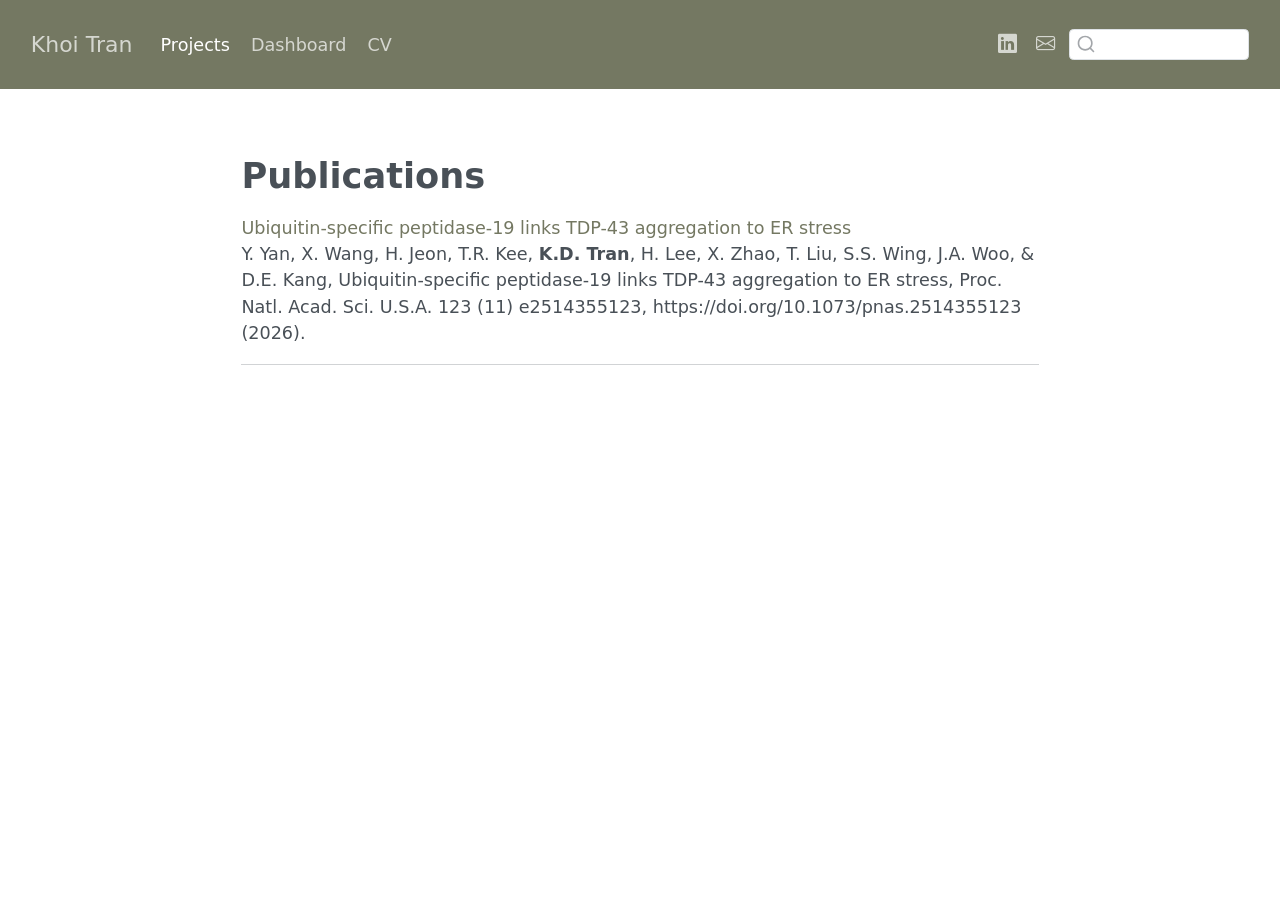
<file: docs/projects/index.html>
<!DOCTYPE html>
<html xmlns="http://www.w3.org/1999/xhtml" lang="en" xml:lang="en"><head>

<meta charset="utf-8">
<meta name="generator" content="quarto-1.10.18">

<meta name="viewport" content="width=device-width, initial-scale=1.0, user-scalable=yes">


<title>index – Khoi Tran</title>
<style>
/* Default styles provided by pandoc.
** See https://pandoc.org/MANUAL.html#variables-for-html for config info.
*/
span.smallcaps{font-variant: small-caps;}
div.columns{display: flex; gap: 1.5em;}
div.column{flex: auto;}
@media screen {
div.columns{gap: min(4vw, 1.5em);}
div.column{overflow-x: auto;}
}
div.hanging-indent{margin-left: 1.5em; text-indent: -1.5em;}
ul.task-list{list-style: none;}
ul.task-list li input[type="checkbox"] {
  width: 0.8em;
  margin: 0 0.8em 0.2em -1em; /* quarto-specific, see https://github.com/quarto-dev/quarto-cli/issues/4556 */ 
  vertical-align: middle;
}
</style>


<script src="../site_libs/quarto-nav/quarto-nav.js"></script>
<script src="../site_libs/clipboard/clipboard.min.js"></script>
<script src="../site_libs/quarto-search/autocomplete.umd.js"></script>
<script src="../site_libs/quarto-search/fuse.min.js"></script>
<script src="../site_libs/quarto-search/quarto-search.js"></script>
<meta name="quarto:offset" content="../">
<script src="../site_libs/quarto-html/quarto.js" type="module"></script>
<script src="../site_libs/quarto-html/tabsets/tabsets.js" type="module"></script>
<script src="../site_libs/quarto-html/popper.min.js"></script>
<script src="../site_libs/quarto-html/tippy.umd.min.js"></script>
<script src="../site_libs/quarto-html/anchor.min.js"></script>
<link href="../site_libs/quarto-html/tippy.css" rel="stylesheet">
<link href="../site_libs/quarto-html/quarto-syntax-highlighting-64a204ab8560d761af7679ceaba22944.css" rel="stylesheet" id="quarto-text-highlighting-styles">
<script src="../site_libs/bootstrap/bootstrap.min.js"></script>
<link href="../site_libs/bootstrap/bootstrap-icons.css" rel="stylesheet">
<link href="../site_libs/bootstrap/bootstrap-b6aa03cc295464a5fa7310b3382151e6.min.css" rel="stylesheet" append-hash="true" id="quarto-bootstrap" data-mode="light">
<script id="quarto-search-options" type="application/json">{
  "location": "navbar",
  "copy-button": false,
  "collapse-after": 3,
  "panel-placement": "end",
  "type": "textbox",
  "limit": 50,
  "keyboard-shortcut": [
    "f",
    "/",
    "s"
  ],
  "language": {
    "search-no-results-text": "No results",
    "search-matching-documents-text": "matching documents",
    "search-copy-link-title": "Copy link to search",
    "search-hide-matches-text": "Hide additional matches",
    "search-more-match-text": "more match in this document",
    "search-more-matches-text": "more matches in this document",
    "search-clear-button-title": "Clear",
    "search-text-placeholder": "",
    "search-detached-cancel-button-title": "Cancel",
    "search-submit-button-title": "Submit",
    "search-label": "Search"
  }
}</script>


</head>

<body class="nav-fixed fullcontent quarto-light">

<div id="quarto-search-results"></div>
  <header id="quarto-header" class="headroom fixed-top">
    <nav class="navbar navbar-expand-lg " data-bs-theme="dark">
      <div class="navbar-container container-fluid">
      <div class="navbar-brand-container mx-auto">
    <a class="navbar-brand" href="../index.html">
    <span class="navbar-title">Khoi Tran</span>
    </a>
  </div>
            <div id="quarto-search" class="" title="Search"></div>
          <button class="navbar-toggler" type="button" data-bs-toggle="collapse" data-bs-target="#navbarCollapse" aria-controls="navbarCollapse" role="menu" aria-expanded="false" aria-label="Toggle navigation" onclick="if (window.quartoToggleHeadroom) { window.quartoToggleHeadroom(); }">
  <span class="navbar-toggler-icon"></span>
</button>
          <div class="collapse navbar-collapse" id="navbarCollapse">
            <ul class="navbar-nav navbar-nav-scroll me-auto">
  <li class="nav-item">
    <a class="nav-link active" href="../projects/index.html" aria-current="page"> 
<span class="menu-text">Projects</span></a>
  </li>  
  <li class="nav-item">
    <a class="nav-link" href="../dashboard/index.html"> 
<span class="menu-text">Dashboard</span></a>
  </li>  
  <li class="nav-item">
    <a class="nav-link" href="../cv/index.html"> 
<span class="menu-text">CV</span></a>
  </li>  
</ul>
            <ul class="navbar-nav navbar-nav-scroll ms-auto">
  <li class="nav-item compact">
    <a class="nav-link" href="https://www.linkedin.com/in/khoitran29/"> <i class="bi bi-linkedin" role="img">
</i> 
<span class="menu-text"></span></a>
  </li>  
  <li class="nav-item compact">
    <a class="nav-link" href="../kdt50@case.edu"> <i class="bi bi-envelope" role="img" aria-label="email">
</i> 
<span class="menu-text"></span></a>
  </li>  
</ul>
          </div> <!-- /navcollapse -->
            <div class="quarto-navbar-tools">
</div>
      </div> <!-- /container-fluid -->
    </nav>
</header>
<!-- content -->
<div id="quarto-content" class="quarto-container page-columns page-rows-contents page-layout-article page-navbar">
<!-- sidebar -->
<!-- margin-sidebar -->
    
<!-- main -->
<main class="content" id="quarto-document-content"><header id="title-block-header" class="quarto-title-block"></header>




<section id="publications" class="level1">
<h1>Publications</h1>
<p><a href="https://doi.org/10.1073/pnas.2514355123" target="_blank"> Ubiquitin-specific peptidase-19 links TDP-43 aggregation to ER stress</a> <br> Y. Yan, X. Wang, H. Jeon, T.R. Kee, <strong>K.D. Tran</strong>, H. Lee, X. Zhao, T. Liu, S.S. Wing, J.A. Woo, &amp; D.E. Kang, Ubiquitin-specific peptidase-19 links TDP-43 aggregation to ER stress, Proc. Natl. Acad. Sci. U.S.A. 123 (11) e2514355123, https://doi.org/10.1073/pnas.2514355123 (2026).</p>
<hr>


</section>

</main> <!-- /main -->
<script id="quarto-html-after-body" type="application/javascript">
  window.document.addEventListener("DOMContentLoaded", function (event) {
    const icon = "";
    const anchorJS = new window.AnchorJS();
    anchorJS.options = {
      placement: 'right',
      icon: icon
    };
    anchorJS.add('.anchored');
    const isCodeAnnotation = (el) => {
      for (const clz of el.classList) {
        if (clz.startsWith('code-annotation-')) {                     
          return true;
        }
      }
      return false;
    }
    const onCopySuccess = function(e) {
      // button target
      const button = e.trigger;
      // don't keep focus
      button.blur();
      // flash "checked"
      button.classList.add('code-copy-button-checked');
      var currentTitle = button.getAttribute("title");
      button.setAttribute("title", "Copied!");
      let tooltip;
      if (window.bootstrap) {
        button.setAttribute("data-bs-toggle", "tooltip");
        button.setAttribute("data-bs-placement", "left");
        button.setAttribute("data-bs-title", "Copied!");
        tooltip = new bootstrap.Tooltip(button, 
          { trigger: "manual", 
            customClass: "code-copy-button-tooltip",
            offset: [0, -8]});
        tooltip.show();    
      }
      setTimeout(function() {
        if (tooltip) {
          tooltip.hide();
          button.removeAttribute("data-bs-title");
          button.removeAttribute("data-bs-toggle");
          button.removeAttribute("data-bs-placement");
        }
        button.setAttribute("title", currentTitle);
        button.classList.remove('code-copy-button-checked');
      }, 1000);
      // clear code selection
      e.clearSelection();
    }
    const getTextToCopy = function(trigger) {
      const outerScaffold = trigger.parentElement.cloneNode(true);
      const codeEl = outerScaffold.querySelector('code');
      for (const childEl of codeEl.children) {
        if (isCodeAnnotation(childEl)) {
          childEl.remove();
        }
      }
      return codeEl.innerText;
    }
    const clipboard = new window.ClipboardJS('.code-copy-button:not([data-in-quarto-modal])', {
      text: getTextToCopy
    });
    clipboard.on('success', onCopySuccess);
    if (window.document.getElementById('quarto-embedded-source-code-modal')) {
      const clipboardModal = new window.ClipboardJS('.code-copy-button[data-in-quarto-modal]', {
        text: getTextToCopy,
        container: window.document.getElementById('quarto-embedded-source-code-modal')
      });
      clipboardModal.on('success', onCopySuccess);
    }
      var localhostRegex = new RegExp(/^(?:http|https):\/\/localhost\:?[0-9]*\//);
      var mailtoRegex = new RegExp(/^mailto:/);
        var filterRegex = new RegExp('/' + window.location.host + '/');
      var isInternal = (href) => {
          return filterRegex.test(href) || localhostRegex.test(href) || mailtoRegex.test(href);
      }
      // Inspect non-navigation links and adorn them if external
     var links = window.document.querySelectorAll('a[href]:not(.nav-link):not(.navbar-brand):not(.toc-action):not(.sidebar-link):not(.sidebar-item-toggle):not(.pagination-link):not(.no-external):not([aria-hidden]):not(.dropdown-item):not(.quarto-navigation-tool):not(.about-link)');
      for (var i=0; i<links.length; i++) {
        const link = links[i];
        if (!isInternal(link.href)) {
          // undo the damage that might have been done by quarto-nav.js in the case of
          // links that we want to consider external
          if (link.dataset.originalHref !== undefined) {
            link.href = link.dataset.originalHref;
          }
        }
      }
    function tippyHover(el, contentFn, onTriggerFn, onUntriggerFn) {
      const config = {
        allowHTML: true,
        maxWidth: 500,
        delay: 100,
        arrow: false,
        appendTo: function(el) {
            return el.parentElement;
        },
        interactive: true,
        interactiveBorder: 10,
        theme: 'quarto',
        placement: 'bottom-start',
      };
      if (contentFn) {
        config.content = contentFn;
      }
      if (onTriggerFn) {
        config.onTrigger = onTriggerFn;
      }
      if (onUntriggerFn) {
        config.onUntrigger = onUntriggerFn;
      }
      window.tippy(el, config); 
    }
    const noterefs = window.document.querySelectorAll('a[role="doc-noteref"]');
    for (var i=0; i<noterefs.length; i++) {
      const ref = noterefs[i];
      tippyHover(ref, function() {
        // use id or data attribute instead here
        let href = ref.getAttribute('data-footnote-href') || ref.getAttribute('href');
        try { href = new URL(href).hash; } catch {}
        const id = href.replace(/^#\/?/, "");
        const note = window.document.getElementById(id);
        if (note) {
          return note.innerHTML;
        } else {
          return "";
        }
      });
    }
    const xrefs = window.document.querySelectorAll('a.quarto-xref');
    const processXRef = (id, note) => {
      // Strip column container classes
      const stripColumnClz = (el) => {
        el.classList.remove("page-full", "page-columns");
        if (el.children) {
          for (const child of el.children) {
            stripColumnClz(child);
          }
        }
      }
      stripColumnClz(note)
      if (id === null || id.startsWith('sec-')) {
        // Special case sections, only their first couple elements
        const container = document.createElement("div");
        if (note.children && note.children.length > 2) {
          container.appendChild(note.children[0].cloneNode(true));
          for (let i = 1; i < note.children.length; i++) {
            const child = note.children[i];
            if (child.tagName === "P" && child.innerText === "") {
              continue;
            } else {
              container.appendChild(child.cloneNode(true));
              break;
            }
          }
          if (window.Quarto?.typesetMath) {
            window.Quarto.typesetMath(container);
          }
          return container.innerHTML
        } else {
          if (window.Quarto?.typesetMath) {
            window.Quarto.typesetMath(note);
          }
          return note.innerHTML;
        }
      } else {
        // Remove any anchor links if they are present
        const anchorLink = note.querySelector('a.anchorjs-link');
        if (anchorLink) {
          anchorLink.remove();
        }
        if (window.Quarto?.typesetMath) {
          window.Quarto.typesetMath(note);
        }
        if (note.classList.contains("callout")) {
          return note.outerHTML;
        } else {
          return note.innerHTML;
        }
      }
    }
    for (var i=0; i<xrefs.length; i++) {
      const xref = xrefs[i];
      tippyHover(xref, undefined, function(instance) {
        instance.disable();
        let url = xref.getAttribute('href');
        let hash = undefined; 
        if (url.startsWith('#')) {
          hash = url;
        } else {
          try { hash = new URL(url).hash; } catch {}
        }
        if (hash) {
          const id = hash.replace(/^#\/?/, "");
          const note = window.document.getElementById(id);
          if (note !== null) {
            try {
              const html = processXRef(id, note.cloneNode(true));
              instance.setContent(html);
            } finally {
              instance.enable();
              instance.show();
            }
          } else {
            // See if we can fetch this
            fetch(url.split('#')[0])
            .then(res => res.text())
            .then(html => {
              const parser = new DOMParser();
              const htmlDoc = parser.parseFromString(html, "text/html");
              const note = htmlDoc.getElementById(id);
              if (note !== null) {
                const html = processXRef(id, note);
                instance.setContent(html);
              } 
            }).finally(() => {
              instance.enable();
              instance.show();
            });
          }
        } else {
          // See if we can fetch a full url (with no hash to target)
          // This is a special case and we should probably do some content thinning / targeting
          fetch(url)
          .then(res => res.text())
          .then(html => {
            const parser = new DOMParser();
            const htmlDoc = parser.parseFromString(html, "text/html");
            const note = htmlDoc.querySelector('main.content');
            if (note !== null) {
              // This should only happen for chapter cross references
              // (since there is no id in the URL)
              // remove the first header
              if (note.children.length > 0 && note.children[0].tagName === "HEADER") {
                note.children[0].remove();
              }
              const html = processXRef(null, note);
              instance.setContent(html);
            } 
          }).finally(() => {
            instance.enable();
            instance.show();
          });
        }
      }, function(instance) {
      });
    }
        let selectedAnnoteEl;
        const selectorForAnnotation = ( cell, annotation) => {
          let cellAttr = 'data-code-cell="' + cell + '"';
          let lineAttr = 'data-code-annotation="' +  annotation + '"';
          const selector = 'span[' + cellAttr + '][' + lineAttr + ']';
          return selector;
        }
        const selectCodeLines = (annoteEl) => {
          const doc = window.document;
          const targetCell = annoteEl.getAttribute("data-target-cell");
          const targetAnnotation = annoteEl.getAttribute("data-target-annotation");
          const annoteSpan = window.document.querySelector(selectorForAnnotation(targetCell, targetAnnotation));
          const lines = annoteSpan.getAttribute("data-code-lines").split(",");
          const lineIds = lines.map((line) => {
            return targetCell + "-" + line;
          })
          let top = null;
          let height = null;
          let parent = null;
          if (lineIds.length > 0) {
              //compute the position of the single el (top and bottom and make a div)
              const el = window.document.getElementById(lineIds[0]);
              top = el.offsetTop;
              height = el.offsetHeight;
              parent = el.parentElement.parentElement;
            if (lineIds.length > 1) {
              const lastEl = window.document.getElementById(lineIds[lineIds.length - 1]);
              const bottom = lastEl.offsetTop + lastEl.offsetHeight;
              height = bottom - top;
            }
            if (top !== null && height !== null && parent !== null) {
              // cook up a div (if necessary) and position it 
              let div = window.document.getElementById("code-annotation-line-highlight");
              if (div === null) {
                div = window.document.createElement("div");
                div.setAttribute("id", "code-annotation-line-highlight");
                div.style.position = 'absolute';
                parent.appendChild(div);
              }
              div.style.top = top - 2 + "px";
              div.style.height = height + 4 + "px";
              div.style.left = 0;
              let gutterDiv = window.document.getElementById("code-annotation-line-highlight-gutter");
              if (gutterDiv === null) {
                gutterDiv = window.document.createElement("div");
                gutterDiv.setAttribute("id", "code-annotation-line-highlight-gutter");
                gutterDiv.style.position = 'absolute';
                const codeCell = window.document.getElementById(targetCell);
                const gutter = codeCell.querySelector('.code-annotation-gutter');
                gutter.appendChild(gutterDiv);
              }
              gutterDiv.style.top = top - 2 + "px";
              gutterDiv.style.height = height + 4 + "px";
            }
            selectedAnnoteEl = annoteEl;
          }
        };
        const unselectCodeLines = () => {
          const elementsIds = ["code-annotation-line-highlight", "code-annotation-line-highlight-gutter"];
          elementsIds.forEach((elId) => {
            const div = window.document.getElementById(elId);
            if (div) {
              div.remove();
            }
          });
          selectedAnnoteEl = undefined;
        };
          // Handle positioning of the toggle
      window.addEventListener(
        "resize",
        throttle(() => {
          elRect = undefined;
          if (selectedAnnoteEl) {
            selectCodeLines(selectedAnnoteEl);
          }
        }, 10)
      );
      function throttle(fn, ms) {
      let throttle = false;
      let timer;
        return (...args) => {
          if(!throttle) { // first call gets through
              fn.apply(this, args);
              throttle = true;
          } else { // all the others get throttled
              if(timer) clearTimeout(timer); // cancel #2
              timer = setTimeout(() => {
                fn.apply(this, args);
                timer = throttle = false;
              }, ms);
          }
        };
      }
        // Attach click handler to the DT
        const annoteDls = window.document.querySelectorAll('dt[data-target-cell]');
        for (const annoteDlNode of annoteDls) {
          annoteDlNode.addEventListener('click', (event) => {
            const clickedEl = event.target;
            if (clickedEl !== selectedAnnoteEl) {
              unselectCodeLines();
              const activeEl = window.document.querySelector('dt[data-target-cell].code-annotation-active');
              if (activeEl) {
                activeEl.classList.remove('code-annotation-active');
              }
              selectCodeLines(clickedEl);
              clickedEl.classList.add('code-annotation-active');
            } else {
              // Unselect the line
              unselectCodeLines();
              clickedEl.classList.remove('code-annotation-active');
            }
          });
        }
    const findCites = (el) => {
      const parentEl = el.parentElement;
      if (parentEl) {
        const cites = parentEl.dataset.cites;
        if (cites) {
          return {
            el,
            cites: cites.split(' ')
          };
        } else {
          return findCites(el.parentElement)
        }
      } else {
        return undefined;
      }
    };
    var bibliorefs = window.document.querySelectorAll('a[role="doc-biblioref"]');
    for (var i=0; i<bibliorefs.length; i++) {
      const ref = bibliorefs[i];
      const citeInfo = findCites(ref);
      if (citeInfo) {
        tippyHover(citeInfo.el, function() {
          var popup = window.document.createElement('div');
          citeInfo.cites.forEach(function(cite) {
            var citeDiv = window.document.createElement('div');
            citeDiv.classList.add('hanging-indent');
            citeDiv.classList.add('csl-entry');
            var biblioDiv = window.document.getElementById('ref-' + cite);
            if (biblioDiv) {
              citeDiv.innerHTML = biblioDiv.innerHTML;
            }
            popup.appendChild(citeDiv);
          });
          return popup.innerHTML;
        });
      }
    }
  });
  </script>
</div> <!-- /content -->




</body></html>
</file>
<file: docs/site_libs/quarto-html/tippy.css>
.tippy-box[data-animation=fade][data-state=hidden]{opacity:0}[data-tippy-root]{max-width:calc(100vw - 10px)}.tippy-box{position:relative;background-color:#333;color:#fff;border-radius:4px;font-size:14px;line-height:1.4;white-space:normal;outline:0;transition-property:transform,visibility,opacity}.tippy-box[data-placement^=top]>.tippy-arrow{bottom:0}.tippy-box[data-placement^=top]>.tippy-arrow:before{bottom:-7px;left:0;border-width:8px 8px 0;border-top-color:initial;transform-origin:center top}.tippy-box[data-placement^=bottom]>.tippy-arrow{top:0}.tippy-box[data-placement^=bottom]>.tippy-arrow:before{top:-7px;left:0;border-width:0 8px 8px;border-bottom-color:initial;transform-origin:center bottom}.tippy-box[data-placement^=left]>.tippy-arrow{right:0}.tippy-box[data-placement^=left]>.tippy-arrow:before{border-width:8px 0 8px 8px;border-left-color:initial;right:-7px;transform-origin:center left}.tippy-box[data-placement^=right]>.tippy-arrow{left:0}.tippy-box[data-placement^=right]>.tippy-arrow:before{left:-7px;border-width:8px 8px 8px 0;border-right-color:initial;transform-origin:center right}.tippy-box[data-inertia][data-state=visible]{transition-timing-function:cubic-bezier(.54,1.5,.38,1.11)}.tippy-arrow{width:16px;height:16px;color:#333}.tippy-arrow:before{content:"";position:absolute;border-color:transparent;border-style:solid}.tippy-content{position:relative;padding:5px 9px;z-index:1}
</file>
<file: docs/site_libs/quarto-html/quarto-syntax-highlighting-64a204ab8560d761af7679ceaba22944.css>
/* quarto syntax highlight colors */
:root {
  --quarto-hl-ot-color: #003B4F;
  --quarto-hl-at-color: #657422;
  --quarto-hl-ss-color: #20794D;
  --quarto-hl-an-color: #5E5E5E;
  --quarto-hl-fu-color: #4758AB;
  --quarto-hl-st-color: #20794D;
  --quarto-hl-cf-color: #003B4F;
  --quarto-hl-op-color: #5E5E5E;
  --quarto-hl-er-color: #AD0000;
  --quarto-hl-bn-color: #AD0000;
  --quarto-hl-al-color: #AD0000;
  --quarto-hl-va-color: #111111;
  --quarto-hl-bu-color: inherit;
  --quarto-hl-ex-color: inherit;
  --quarto-hl-pp-color: #AD0000;
  --quarto-hl-in-color: #5E5E5E;
  --quarto-hl-vs-color: #20794D;
  --quarto-hl-wa-color: #5E5E5E;
  --quarto-hl-do-color: #5E5E5E;
  --quarto-hl-im-color: #00769E;
  --quarto-hl-ch-color: #20794D;
  --quarto-hl-dt-color: #AD0000;
  --quarto-hl-fl-color: #AD0000;
  --quarto-hl-co-color: #5E5E5E;
  --quarto-hl-cv-color: #5E5E5E;
  --quarto-hl-cn-color: #8f5902;
  --quarto-hl-sc-color: #5E5E5E;
  --quarto-hl-dv-color: #AD0000;
  --quarto-hl-kw-color: #003B4F;
}

/* other quarto variables */
:root {
  --quarto-font-monospace: SFMono-Regular, Menlo, Monaco, Consolas, "Liberation Mono", "Courier New", monospace;
}

/* syntax highlight based on Pandoc's rules */
pre > code.sourceCode > span {
  color: #003B4F;
}

code.sourceCode > span {
  color: #003B4F;
}

div.sourceCode,
div.sourceCode pre.sourceCode {
  color: #003B4F;
}

/* Normal */
code span {
  color: #003B4F;
}

/* Alert */
code span.al {
  color: #AD0000;
  font-style: inherit;
}

/* Annotation */
code span.an {
  color: #5E5E5E;
  font-style: inherit;
}

/* Attribute */
code span.at {
  color: #657422;
  font-style: inherit;
}

/* BaseN */
code span.bn {
  color: #AD0000;
  font-style: inherit;
}

/* BuiltIn */
code span.bu {
  font-style: inherit;
}

/* ControlFlow */
code span.cf {
  color: #003B4F;
  font-weight: bold;
  font-style: inherit;
}

/* Char */
code span.ch {
  color: #20794D;
  font-style: inherit;
}

/* Constant */
code span.cn {
  color: #8f5902;
  font-style: inherit;
}

/* Comment */
code span.co {
  color: #5E5E5E;
  font-style: inherit;
}

/* CommentVar */
code span.cv {
  color: #5E5E5E;
  font-style: italic;
}

/* Documentation */
code span.do {
  color: #5E5E5E;
  font-style: italic;
}

/* DataType */
code span.dt {
  color: #AD0000;
  font-style: inherit;
}

/* DecVal */
code span.dv {
  color: #AD0000;
  font-style: inherit;
}

/* Error */
code span.er {
  color: #AD0000;
  font-style: inherit;
}

/* Extension */
code span.ex {
  font-style: inherit;
}

/* Float */
code span.fl {
  color: #AD0000;
  font-style: inherit;
}

/* Function */
code span.fu {
  color: #4758AB;
  font-style: inherit;
}

/* Import */
code span.im {
  color: #00769E;
  font-style: inherit;
}

/* Information */
code span.in {
  color: #5E5E5E;
  font-style: inherit;
}

/* Keyword */
code span.kw {
  color: #003B4F;
  font-weight: bold;
  font-style: inherit;
}

/* Operator */
code span.op {
  color: #5E5E5E;
  font-style: inherit;
}

/* Other */
code span.ot {
  color: #003B4F;
  font-style: inherit;
}

/* Preprocessor */
code span.pp {
  color: #AD0000;
  font-style: inherit;
}

/* SpecialChar */
code span.sc {
  color: #5E5E5E;
  font-style: inherit;
}

/* SpecialString */
code span.ss {
  color: #20794D;
  font-style: inherit;
}

/* String */
code span.st {
  color: #20794D;
  font-style: inherit;
}

/* Variable */
code span.va {
  color: #111111;
  font-style: inherit;
}

/* VerbatimString */
code span.vs {
  color: #20794D;
  font-style: inherit;
}

/* Warning */
code span.wa {
  color: #5E5E5E;
  font-style: italic;
}

.prevent-inlining {
  content: "</";
}

/*# sourceMappingURL=9d8d5bb603a83b8298b89080a598c93b.css.map */
</file>
<file: docs/site_libs/quarto-html/quarto-syntax-highlighting-dark-b85bc7c33db8c58e0ec93c3465666fed.css>
/* quarto syntax highlight colors */
:root {
  --quarto-hl-al-color: #f07178;
  --quarto-hl-an-color: #d4d0ab;
  --quarto-hl-at-color: #00e0e0;
  --quarto-hl-bn-color: #d4d0ab;
  --quarto-hl-bu-color: #abe338;
  --quarto-hl-ch-color: #abe338;
  --quarto-hl-co-color: #f8f8f2;
  --quarto-hl-cv-color: #ffd700;
  --quarto-hl-cn-color: #ffd700;
  --quarto-hl-cf-color: #ffa07a;
  --quarto-hl-dt-color: #ffa07a;
  --quarto-hl-dv-color: #d4d0ab;
  --quarto-hl-do-color: #f8f8f2;
  --quarto-hl-er-color: #f07178;
  --quarto-hl-ex-color: #00e0e0;
  --quarto-hl-fl-color: #d4d0ab;
  --quarto-hl-fu-color: #ffa07a;
  --quarto-hl-im-color: #abe338;
  --quarto-hl-in-color: #d4d0ab;
  --quarto-hl-kw-color: #ffa07a;
  --quarto-hl-op-color: #ffa07a;
  --quarto-hl-ot-color: #00e0e0;
  --quarto-hl-pp-color: #dcc6e0;
  --quarto-hl-re-color: #00e0e0;
  --quarto-hl-sc-color: #abe338;
  --quarto-hl-ss-color: #abe338;
  --quarto-hl-st-color: #abe338;
  --quarto-hl-va-color: #00e0e0;
  --quarto-hl-vs-color: #abe338;
  --quarto-hl-wa-color: #dcc6e0;
}

/* other quarto variables */
:root {
  --quarto-font-monospace: SFMono-Regular, Menlo, Monaco, Consolas, "Liberation Mono", "Courier New", monospace;
}

/* syntax highlight based on Pandoc's rules */
pre > code.sourceCode > span {
  color: #f8f8f2;
}

code.sourceCode > span {
  color: #f8f8f2;
}

div.sourceCode,
div.sourceCode pre.sourceCode {
  color: #f8f8f2;
}

/* Normal */
code span {
  color: #f8f8f2;
}

/* Alert */
code span.al {
  color: #f07178;
}

/* Annotation */
code span.an {
  color: #d4d0ab;
}

/* Attribute */
code span.at {
  color: #00e0e0;
}

/* BaseN */
code span.bn {
  color: #d4d0ab;
}

/* BuiltIn */
code span.bu {
  color: #abe338;
}

/* ControlFlow */
code span.cf {
  font-weight: bold;
  color: #ffa07a;
}

/* Char */
code span.ch {
  color: #abe338;
}

/* Constant */
code span.cn {
  color: #ffd700;
}

/* Comment */
code span.co {
  font-style: italic;
  color: #f8f8f2;
}

/* CommentVar */
code span.cv {
  color: #ffd700;
}

/* Documentation */
code span.do {
  color: #f8f8f2;
}

/* DataType */
code span.dt {
  color: #ffa07a;
}

/* DecVal */
code span.dv {
  color: #d4d0ab;
}

/* Error */
code span.er {
  color: #f07178;
  text-decoration: underline;
}

/* Extension */
code span.ex {
  font-weight: bold;
  color: #00e0e0;
}

/* Float */
code span.fl {
  color: #d4d0ab;
}

/* Function */
code span.fu {
  color: #ffa07a;
}

/* Import */
code span.im {
  color: #abe338;
}

/* Information */
code span.in {
  color: #d4d0ab;
}

/* Keyword */
code span.kw {
  font-weight: bold;
  color: #ffa07a;
}

/* Operator */
code span.op {
  color: #ffa07a;
}

/* Other */
code span.ot {
  color: #00e0e0;
}

/* Preprocessor */
code span.pp {
  color: #dcc6e0;
}

/* RegionMarker */
code span.re {
  background-color: #f8f8f2;
  color: #00e0e0;
}

/* SpecialChar */
code span.sc {
  color: #abe338;
}

/* SpecialString */
code span.ss {
  color: #abe338;
}

/* String */
code span.st {
  color: #abe338;
}

/* Variable */
code span.va {
  color: #00e0e0;
}

/* VerbatimString */
code span.vs {
  color: #abe338;
}

/* Warning */
code span.wa {
  color: #dcc6e0;
}

.prevent-inlining {
  content: "</";
}

/*# sourceMappingURL=4ed8f1090dec6531da29ab00902aa718.css.map */
</file>
